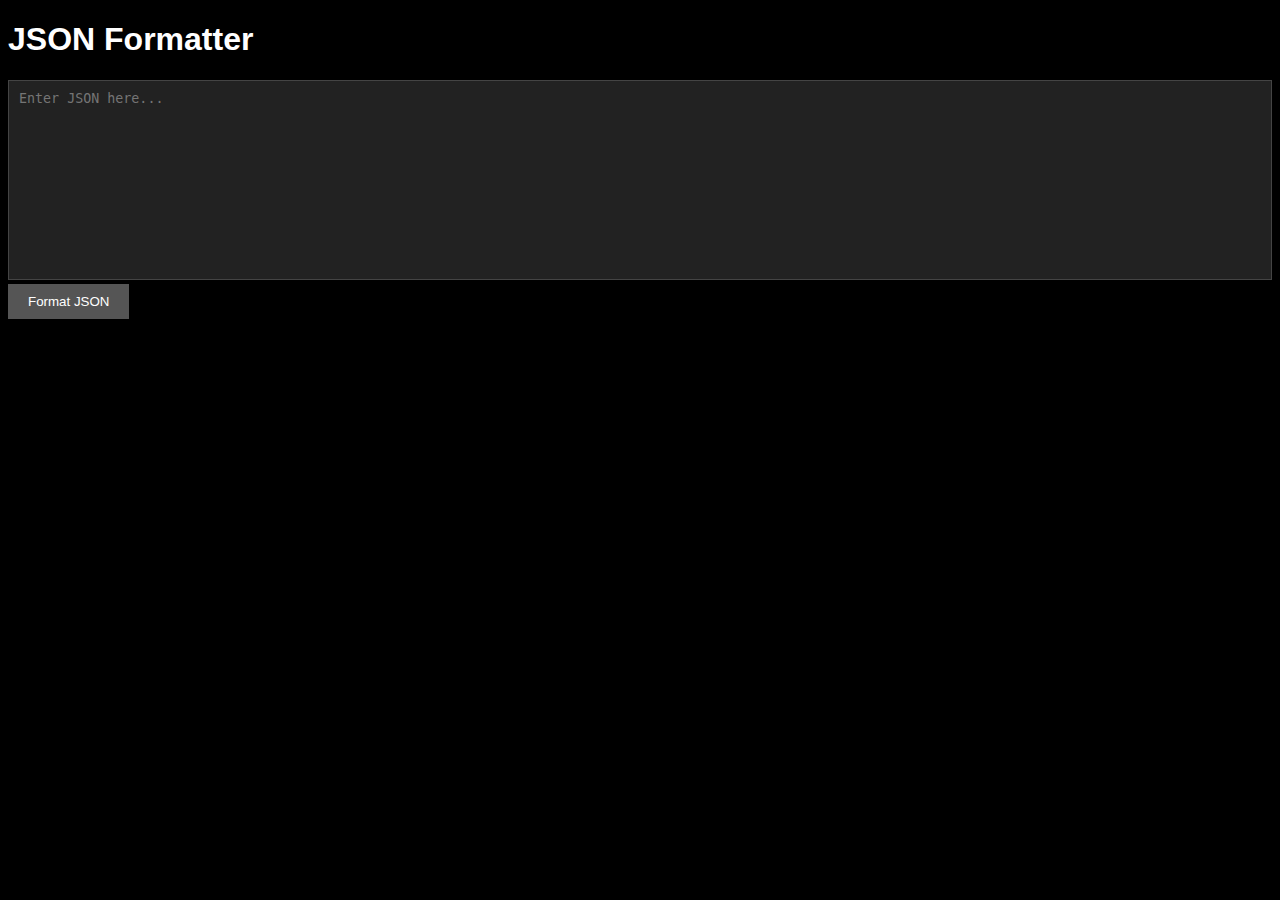
<file: json/index.html>
<!DOCTYPE html>
<html lang="en">
<head>
<meta charset="UTF-8">
<meta name="viewport" content="width=device-width, initial-scale=1.0">
<title>JSON Formatter</title>
<style>
    body {
        font-family: Arial, sans-serif;
        background-color: black;
        color: white;
    }
    textarea {
        width: 100%;
        height: 200px;
        resize: none;
        background-color: #222; /* 深灰色背景 */
        color: white;
        border: 1px solid #444; /* 深灰色边框 */
        padding: 10px; /* 内边距 */
        box-sizing: border-box; /* 内容盒模型 */
    }
    textarea:focus {
        outline: none; /* 移除默认焦点样式 */
        border-color: #666; /* 焦点时的边框颜色 */
    }
    .formatted {
        white-space: pre-wrap;
    }
    button {
        background-color: #555;
        color: white;
        border: none;
        padding: 10px 20px;
        cursor: pointer;
    }
    button:hover {
        background-color: #777;
    }
</style>
</head>
<body>
<h1>JSON Formatter</h1>
<textarea id="jsonInput" placeholder="Enter JSON here..."></textarea>
<button onclick="formatJSON()">Format JSON</button>
<div id="formattedJson" class="formatted"></div>

<script>
function formatJSON() {
    var jsonInput = document.getElementById('jsonInput').value;
    try {
        var parsedJson = JSON.parse(jsonInput);
        var formattedJson = JSON.stringify(parsedJson, null, 4);
        document.getElementById('formattedJson').textContent = formattedJson;
    } catch (error) {
        document.getElementById('formattedJson').textContent = 'Invalid JSON: ' + error.message;
    }
}
</script>
</body>
</html>
</file>
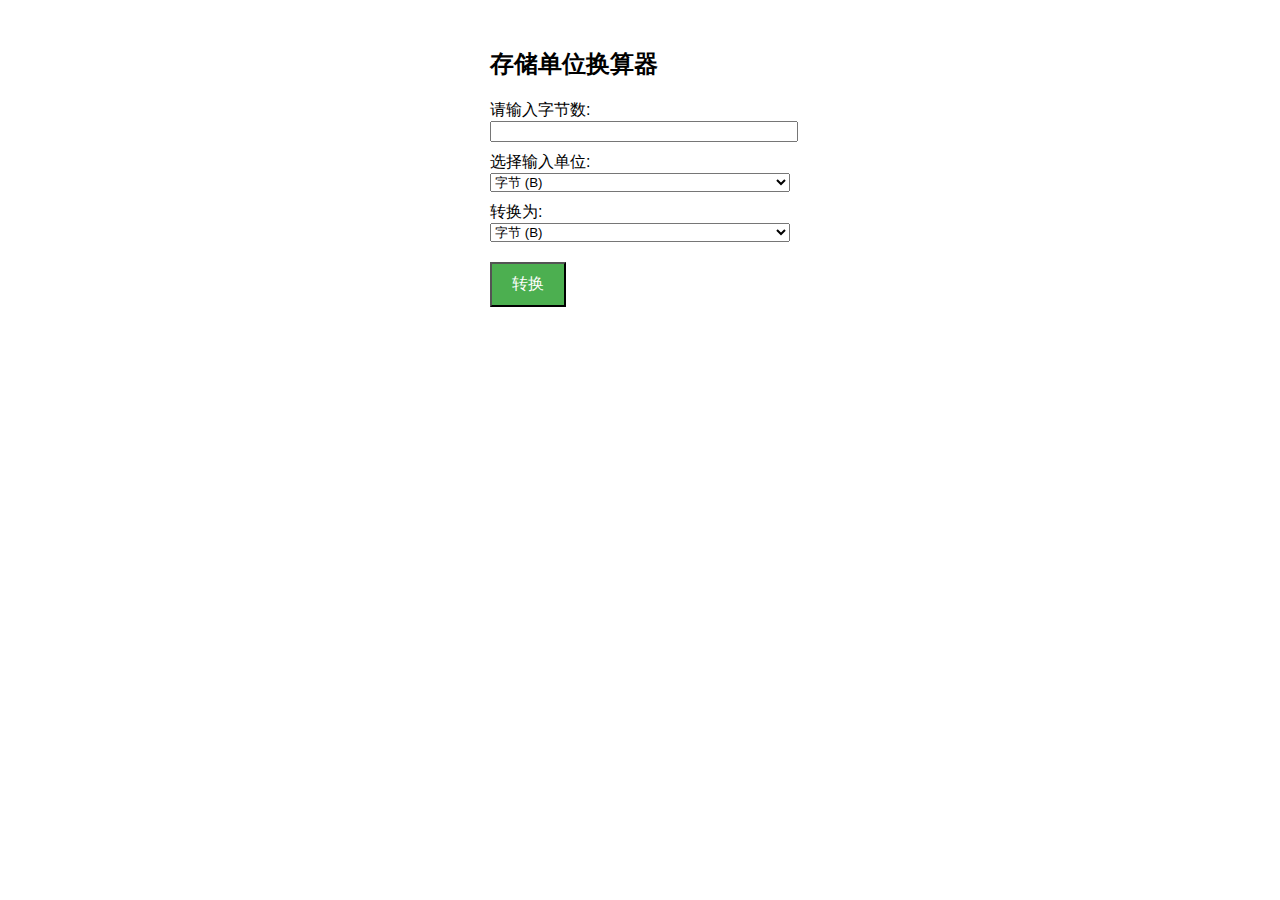
<file: store/index.html>
<!DOCTYPE html>
<html lang="zh">
<head>
    <meta charset="UTF-8">
    <meta name="viewport" content="width=device-width, initial-scale=1.0">
    <title>存储单位换算器</title>
    <style>
        /* CSS样式 */
        body {
            font-family: Arial, sans-serif;
        }
        .container {
            width: 300px;
            margin: auto;
            padding: 20px;
        }
        select, input[type="number"] {
            width: 100%;
            margin-bottom: 10px;
        }
        button {
            background-color: #4CAF50;
            color: white;
            padding: 10px 20px;
            text-align: center;
            text-decoration: none;
            display: inline-block;
            font-size: 16px;
            margin: 10px 0;
            cursor: pointer;
        }
    </style>
</head>
<body>
    <div class="container">
        <h2>存储单位换算器</h2>
        <label for="inputBytes">请输入字节数:</label>
        <input type="number" id="inputValue" name="inputBytes" required>
        <label for="selectUnit">选择输入单位:</label>
        <select id="selectUnit">
            <option value="B">字节 (B)</option>
            <option value="KB">千字节 (KB)</option>
            <option value="MB">兆字节 (MB)</option>
            <option value="GB">吉字节 (GB)</option>
            <!-- 可以添加更多单位 -->
        </select>
        <label for="selectTargetUnit">转换为:</label>
        <select id="selectTargetUnit">
            <option value="B">字节 (B)</option>
            <option value="KB">千字节 (KB)</option>
            <option value="MB">兆字节 (MB)</option>
            <option value="GB">吉字节 (GB)</option>
            <!-- 同样可以添加更多单位 -->
        </select>
        <button onclick="convert()">转换</button>
        <p id="result"></p>
    </div>

    <script>
        // JavaScript部分
        const byteConversions = {
            B: 1,
            KB: 1024,
            MB: 1024 ** 2,
            GB: 1024 ** 3,
            // 添加更多单位对应的转换系数
        };

        function convert() {
            const inputValue = document.getElementById("inputValue").value;
            const inputUnit = document.getElementById("selectUnit").value;
            const targetUnit = document.getElementById("selectTargetUnit").value;

            let bytes = parseFloat(inputValue) * byteConversions[inputUnit];
            let resultValue = bytes / byteConversions[targetUnit];

            // 保留小数点后11位
            resultValue = resultValue.toFixed(4);

            document.getElementById("result").innerText = `${inputValue} ${inputUnit} = ${resultValue} ${targetUnit}`;
        }
    </script>
</body>
</html>
</file>
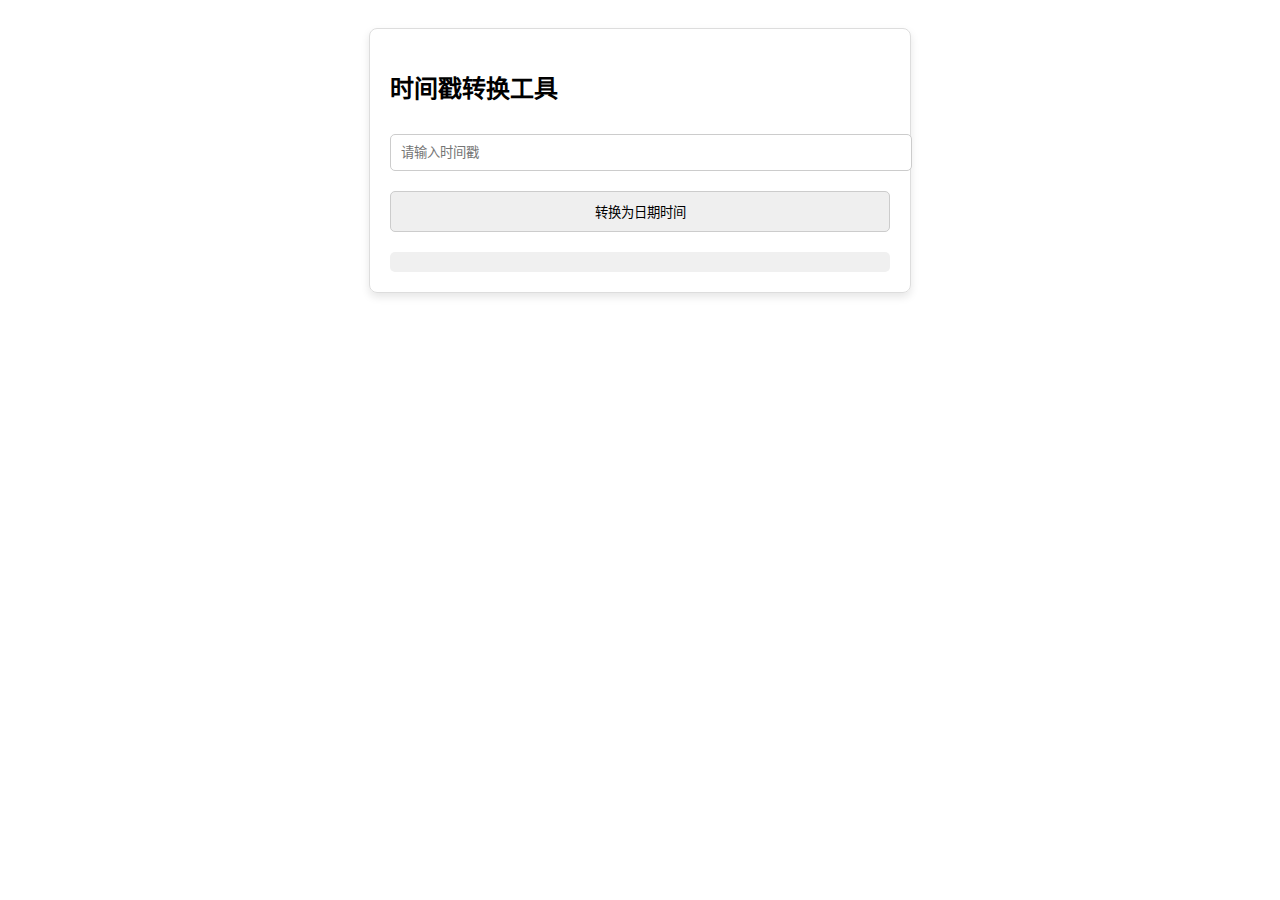
<file: temp/index.html>
<!DOCTYPE html>
<html lang="zh-CN">
<head>
    <meta charset="UTF-8">
    <meta name="viewport" content="width=device-width, initial-scale=1.0">
    <title>时间戳转换工具</title>
    <style>
        body {
            font-family: Arial, sans-serif;
            padding: 20px;
        }
        .container {
            max-width: 500px;
            margin: 0 auto;
            padding: 20px;
            border: 1px solid #ddd;
            border-radius: 8px;
            box-shadow: 0 4px 8px rgba(0, 0, 0, 0.1);
        }
        input, button {
            width: 100%;
            padding: 10px;
            margin: 10px 0;
            border-radius: 5px;
            border: 1px solid #ccc;
        }
        .result {
            padding: 10px;
            margin-top: 10px;
            background-color: #f0f0f0;
            border-radius: 5px;
        }
    </style>
</head>
<body>

<div class="container">
    <h2>时间戳转换工具</h2>
    <input type="text" id="timestampInput" placeholder="请输入时间戳">
    <button onclick="convertTimestamp()">转换为日期时间</button>
    <div class="result" id="result"></div>
</div>

<script>
    function convertTimestamp() {
        const timestamp = document.getElementById('timestampInput').value;
        if (timestamp) {
            // 转换为毫秒级时间戳
            const date = new Date(parseInt(timestamp));
            if (!isNaN(date.getTime())) {
                const formattedDate = date.toLocaleString();
                document.getElementById('result').innerHTML = `转换后的日期时间: ${formattedDate}`;
            } else {
                document.getElementById('result').innerHTML = "无效的时间戳，请检查输入";
            }
        } else {
            document.getElementById('result').innerHTML = "请输入时间戳";
        }
    }
</script>

</body>
</html>
</file>
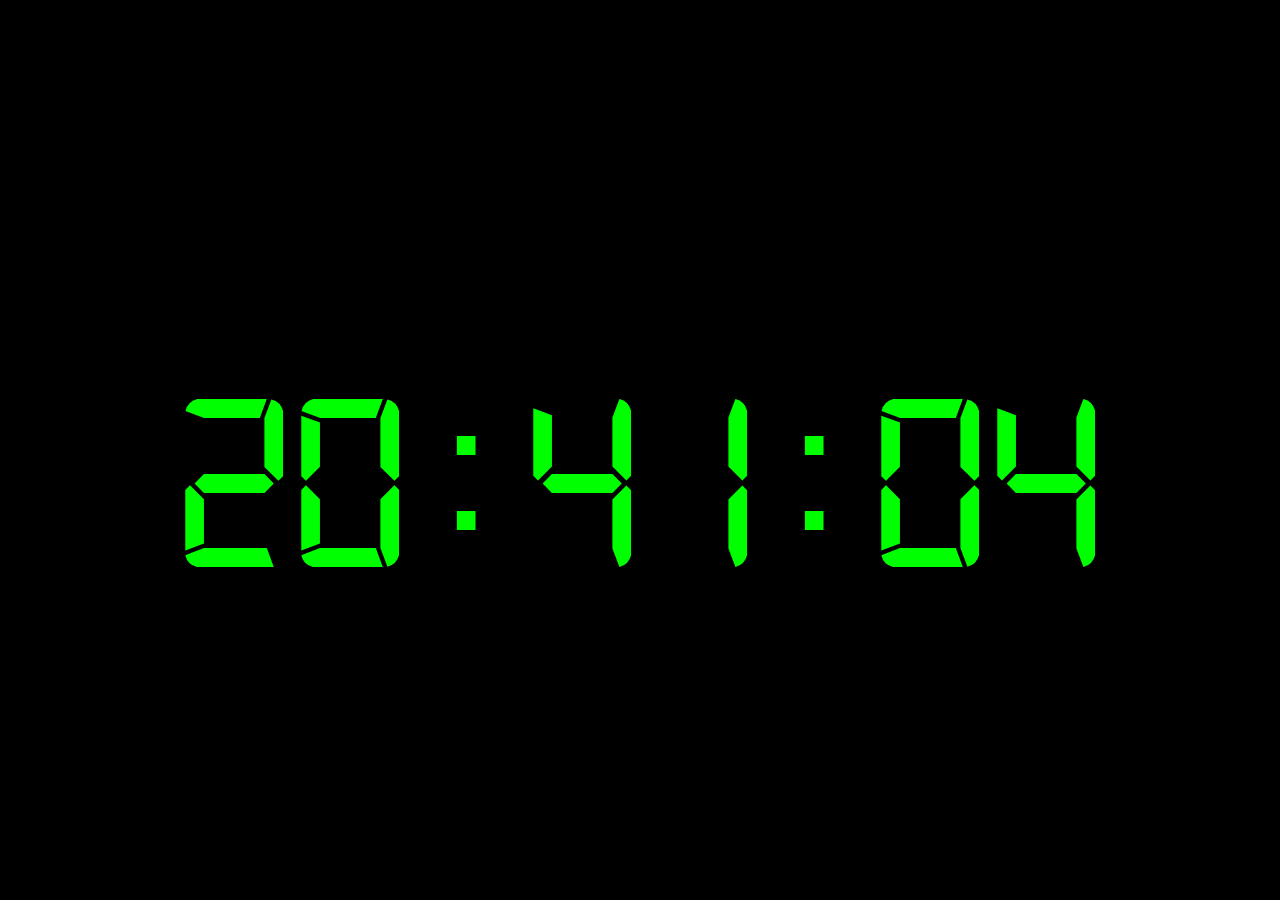
<file: time/index.html>
<!DOCTYPE html>
<html lang="en">

<head>
    <meta charset="UTF-8">
    <meta name="viewport" content="width=device-width, initial-scale=1.0">
    <link rel="stylesheet" href="./css/style.css">
    <title>全屏电子时钟</title>
</head>

<body>
    <div id="clock"></div>
    <script src="./js/script.js"></script>
</body>

</html>
</file>
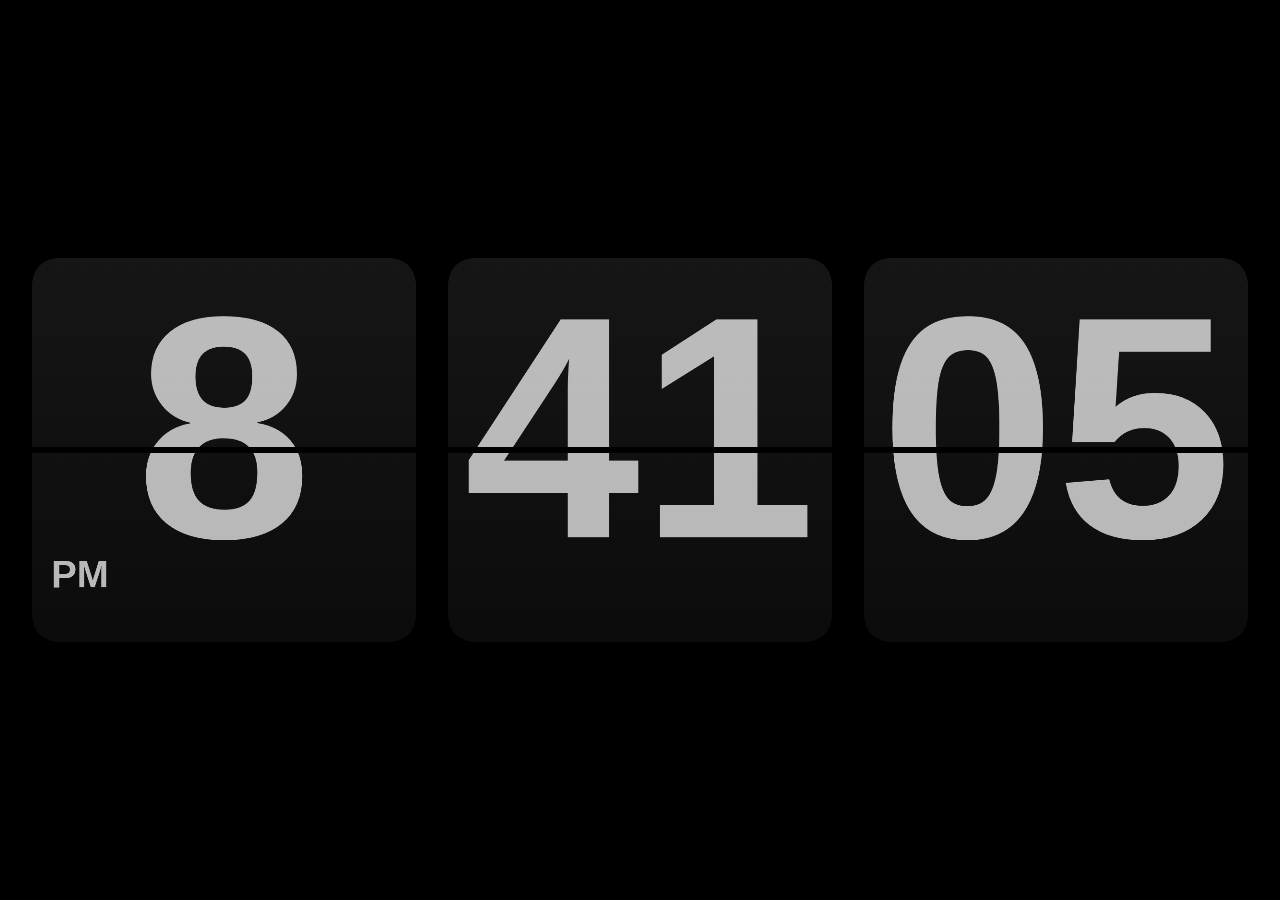
<file: time/flip.html>
<!DOCTYPE html>
<html lang="CN">

<head>
  <meta charset="utf-8">
  <meta http-equiv="X-UA-Compatible" content="IE=edge">
  <meta name="viewport" content="width=device-width,initial-scale=1">
  <link rel="icon" href="https://avatar.52pojie.cn/data/avatar/000/82/44/05_avatar_small.jpg">
  <title>Clock</title>
  <style>
    .clock {
      width: 240px;
      height: 240px
    }

    .clock_canva {
      width: 100%;
      height: 100%
    }

    .setbox {
      width: 200px;
      height: 200px
    }

    .setbox:hover .pic_set {
      opacity: 1
    }

    .set-warp {
      display: inline-block;
      padding: 20px 20px 12px 24px;
      margin-top: 94px;
      margin-left: 78px
    }

    .setting {
      width: 36px;
      height: 36px;
      padding: 8px
    }

    .setting:hover>div {
      transform: rotate(120deg)
    }

    .pic_set {
      width: 36px;
      height: 36px;
      background-image: url("[data-uri]");
      transition: all .5s ease-in-out;
      opacity: 0
    }

    .set_item {
      top: -208px;
      left: -256px;
      width: 432px;
      height: 312px;
      box-sizing: border-box;
      border-radius: 20px
    }

    .set_item,
    .set_item:before {
      position: absolute;
      background-color: #262729;
      border: 1px solid #666
    }

    .set_item:before {
      content: "";
      bottom: 0;
      right: 36px;
      width: 20px;
      height: 20px;
      border-top-color: transparent;
      border-left-color: transparent;
      transform: translateY(50%) rotate(45deg)
    }

    .setLoad {
      display: block !important;
      visibility: hidden
    }

    .slider {
      position: relative;
      width: 220px;
      cursor: pointer
    }

    .bar-line {
      left: 0;
      background: -webkit-linear-gradient(#fff, #fff) no-repeat, hsla(0, 0%, 100%, .25);
      background-size: 0 100%
    }

    .bar-line,
    .bar-line-right {
      position: absolute;
      top: 50%;
      transform: translateY(-50%)
    }

    .bar-line-right {
      right: 0;
      background-color: hsla(0, 0%, 100%, .25)
    }

    .bar-handle {
      position: absolute;
      top: 50%;
      transform: translateY(-50%);
      box-sizing: border-box;
      border: 4px solid #fff;
      background-color: #262729;
      border-radius: 50%;
      box-shadow: 0 0 0 4px #262729
    }

    .time-panel-box {
      height: 24px;
      padding: 16px 0;
      margin-right: 4px
    }

    .time-panel-box:hover .time-panel {
      overflow: visible
    }

    .time-panel {
      position: relative;
      background-color: #666;
      width: 48px;
      height: 24px;
      border-radius: 4px;
      line-height: 24px;
      text-align: center;
      overflow: hidden
    }

    .panel-down,
    .panel-up {
      position: absolute;
      left: 50%;
      width: 100%;
      transform: translateX(-50%);
      font-weight: 900;
      cursor: pointer
    }

    .panel-down:hover,
    .panel-up:hover {
      display: block
    }

    .panel-up {
      top: -100%;
      background-image: linear-gradient(0deg, rgba(38, 39, 41, 0), #262729 100%)
    }

    .panel-down {
      bottom: -100%;
      background-image: linear-gradient(180deg, rgba(38, 39, 41, 0), #262729)
    }

    .scroll-box {
      position: relative;
      top: -16px;
      height: 56px;
      overflow-y: scroll;
      color: #fff
    }

    .scroll-box::-webkit-scrollbar {
      display: none
    }

    .panel-item:after,
    .panel-item:before {
      content: "";
      display: block;
      height: 16px
    }

    body {
      margin: 0
    }

    ul {
      list-style: none
    }

    button,
    ul {
      margin: 0;
      padding: 0
    }

    button {
      border: none;
      outline-style: none
    }

    .bg {
      position: fixed;
      top: 0;
      bottom: 0;
      left: 0;
      right: 0;
      background-color: #000
    }

    .timer {
      position: absolute;
      top: 50%;
      width: 100%;
      transform: translateY(-50%);
      display: flex;
      justify-content: space-evenly
    }

    .timer_hm {
      width: 47.5vw;
      height: 47.5vw
    }

    .timer_hms {
      width: 30vw;
      height: 30vw
    }

    .watchBtn {
      position: absolute;
      width: 100%;
      height: 100%;
      background-color: hsla(0, 0%, 100%, .1);
      text-align: center;
      opacity: 0;
      transition: all .3s;
      cursor: pointer
    }

    .watchBtn:hover {
      opacity: 1
    }

    .watchBtn:active {
      background-color: hsla(0, 0%, 100%, 0)
    }

    .watchBtn>div {
      position: absolute;
      left: 50%;
      transform: translate(-50%, -50%)
    }

    .watchBtn>div:first-child {
      font-size: 180px;
      top: 46%
    }

    .watchBtn>div:last-child {
      top: 90%
    }

    .set_box {
      position: fixed;
      bottom: 0;
      right: 0
    }

    .set_box_inner {
      padding: 20px;
      padding-bottom: 0;
      color: #fff;
      font-size: 18px
    }

    .set_box_inner>li {
      display: flex;
      align-items: center;
      margin-bottom: 8px
    }

    .setName {
      width: 116px;
      margin-right: 12px;
      text-align: right
    }

    .pickItem {
      display: flex;
      text-align: center;
      border-radius: 6px;
      cursor: pointer
    }

    .pickItem>li {
      box-sizing: border-box;
      width: 60px;
      height: 24px;
      line-height: 22px;
      border: 1px solid #666;
      border-right: 0
    }

    .pickItem>li:first-child {
      border-top-left-radius: inherit;
      border-bottom-left-radius: inherit
    }

    .pickItem>li:last-child {
      border-right: 1px solid #666;
      border-top-right-radius: inherit;
      border-bottom-right-radius: inherit
    }

    .pick-active {
      color: #333;
      background-color: #fff
    }

    .timerBtn {
      box-sizing: border-box;
      width: 60px;
      height: 24px;
      border-radius: 4px;
      margin-right: 6px;
      background-color: #fff;
      color: #1c1c1c;
      font-size: 16px;
      cursor: pointer
    }

    .timerBtn:active {
      background-color: #ddd
    }

    .startBtn {
      background-color: #666;
      color: #fff
    }

    .startBtn:active {
      background-color: #555
    }

    .iconCancel,
    .iconTime,
    .iconTomato {
      display: inline-block;
      width: 20px;
      height: 20px;
      vertical-align: middle;
      background-size: contain
    }

    .iconTime {
      background-image: url("[data-uri]")
    }

    .iconTomato {
      margin-top: -3px;
      background-image: url("[data-uri]")
    }

    .iconCancel {
      background-image: url("[data-uri]")
    }
  </style>
</head>

<body><noscript><strong>We're sorry but timer doesn't work properly without JavaScript enabled. Please enable it to
      continue.</strong></noscript>
  <div id="app"></div>
  <script>
    (window["webpackJsonp"] = window["webpackJsonp"] || []).push([
      ["chunk-vendors"], {
        "00ee": function (e, t, n) {
          var r = n("b622"),
            o = r("toStringTag"),
            c = {};
          c[o] = "z", e.exports = "[object z]" === String(c)
        },
        "0366": function (e, t, n) {
          var r = n("1c0b");
          e.exports = function (e, t, n) {
            if (r(e), void 0 === t) return e;
            switch (n) {
              case 0:
                return function () {
                  return e.call(t)
                };
              case 1:
                return function (n) {
                  return e.call(t, n)
                };
              case 2:
                return function (n, r) {
                  return e.call(t, n, r)
                };
              case 3:
                return function (n, r, o) {
                  return e.call(t, n, r, o)
                }
            }
            return function () {
              return e.apply(t, arguments)
            }
          }
        },
        "057f": function (e, t, n) {
          var r = n("fc6a"),
            o = n("241c").f,
            c = {}.toString,
            i = "object" == typeof window && window && Object.getOwnPropertyNames ? Object.getOwnPropertyNames(
              window) : [],
            s = function (e) {
              try {
                return o(e)
              } catch (t) {
                return i.slice()
              }
            };
          e.exports.f = function (e) {
            return i && "[object Window]" == c.call(e) ? s(e) : o(r(e))
          }
        },
        "06cf": function (e, t, n) {
          var r = n("83ab"),
            o = n("d1e7"),
            c = n("5c6c"),
            i = n("fc6a"),
            s = n("c04e"),
            u = n("5135"),
            a = n("0cfb"),
            l = Object.getOwnPropertyDescriptor;
          t.f = r ? l : function (e, t) {
            if (e = i(e), t = s(t, !0), a) try {
              return l(e, t)
            } catch (n) {}
            if (u(e, t)) return c(!o.f.call(e, t), e[t])
          }
        },
        "0cfb": function (e, t, n) {
          var r = n("83ab"),
            o = n("d039"),
            c = n("cc12");
          e.exports = !r && !o((function () {
            return 7 != Object.defineProperty(c("div"), "a", {
              get: function () {
                return 7
              }
            }).a
          }))
        },
        "14c3": function (e, t, n) {
          var r = n("c6b6"),
            o = n("9263");
          e.exports = function (e, t) {
            var n = e.exec;
            if ("function" === typeof n) {
              var c = n.call(e, t);
              if ("object" !== typeof c) throw TypeError(
                "RegExp exec method returned something other than an Object or null");
              return c
            }
            if ("RegExp" !== r(e)) throw TypeError("RegExp#exec called on incompatible receiver");
            return o.call(e, t)
          }
        },
        "159b": function (e, t, n) {
          var r = n("da84"),
            o = n("fdbc"),
            c = n("17c2"),
            i = n("9112");
          for (var s in o) {
            var u = r[s],
              a = u && u.prototype;
            if (a && a.forEach !== c) try {
              i(a, "forEach", c)
            } catch (l) {
              a.forEach = c
            }
          }
        },
        "17c2": function (e, t, n) {
          "use strict";
          var r = n("b727").forEach,
            o = n("a640"),
            c = n("ae40"),
            i = o("forEach"),
            s = c("forEach");
          e.exports = i && s ? [].forEach : function (e) {
            return r(this, e, arguments.length > 1 ? arguments[1] : void 0)
          }
        },
        "19aa": function (e, t) {
          e.exports = function (e, t, n) {
            if (!(e instanceof t)) throw TypeError("Incorrect " + (n ? n + " " : "") + "invocation");
            return e
          }
        },
        "1be4": function (e, t, n) {
          var r = n("d066");
          e.exports = r("document", "documentElement")
        },
        "1c0b": function (e, t) {
          e.exports = function (e) {
            if ("function" != typeof e) throw TypeError(String(e) + " is not a function");
            return e
          }
        },
        "1c7e": function (e, t, n) {
          var r = n("b622"),
            o = r("iterator"),
            c = !1;
          try {
            var i = 0,
              s = {
                next: function () {
                  return {
                    done: !!i++
                  }
                },
                return: function () {
                  c = !0
                }
              };
            s[o] = function () {
              return this
            }, Array.from(s, (function () {
              throw 2
            }))
          } catch (u) {}
          e.exports = function (e, t) {
            if (!t && !c) return !1;
            var n = !1;
            try {
              var r = {};
              r[o] = function () {
                return {
                  next: function () {
                    return {
                      done: n = !0
                    }
                  }
                }
              }, e(r)
            } catch (u) {}
            return n
          }
        },
        "1cdc": function (e, t, n) {
          var r = n("342f");
          e.exports = /(iphone|ipod|ipad).*applewebkit/i.test(r)
        },
        "1d80": function (e, t) {
          e.exports = function (e) {
            if (void 0 == e) throw TypeError("Can't call method on " + e);
            return e
          }
        },
        "1dde": function (e, t, n) {
          var r = n("d039"),
            o = n("b622"),
            c = n("2d00"),
            i = o("species");
          e.exports = function (e) {
            return c >= 51 || !r((function () {
              var t = [],
                n = t.constructor = {};
              return n[i] = function () {
                return {
                  foo: 1
                }
              }, 1 !== t[e](Boolean).foo
            }))
          }
        },
        2266: function (e, t, n) {
          var r = n("825a"),
            o = n("e95a"),
            c = n("50c4"),
            i = n("0366"),
            s = n("35a1"),
            u = n("2a62"),
            a = function (e, t) {
              this.stopped = e, this.result = t
            };
          e.exports = function (e, t, n) {
            var l, f, p, d, h, b, v, g = n && n.that,
              y = !(!n || !n.AS_ENTRIES),
              m = !(!n || !n.IS_ITERATOR),
              O = !(!n || !n.INTERRUPTED),
              j = i(t, g, 1 + y + O),
              x = function (e) {
                return l && u(l), new a(!0, e)
              },
              _ = function (e) {
                return y ? (r(e), O ? j(e[0], e[1], x) : j(e[0], e[1])) : O ? j(e, x) : j(e)
              };
            if (m) l = e;
            else {
              if (f = s(e), "function" != typeof f) throw TypeError("Target is not iterable");
              if (o(f)) {
                for (p = 0, d = c(e.length); d > p; p++)
                  if (h = _(e[p]), h && h instanceof a) return h;
                return new a(!1)
              }
              l = f.call(e)
            }
            b = l.next;
            while (!(v = b.call(l)).done) {
              try {
                h = _(v.value)
              } catch (w) {
                throw u(l), w
              }
              if ("object" == typeof h && h && h instanceof a) return h
            }
            return new a(!1)
          }
        },
        "23cb": function (e, t, n) {
          var r = n("a691"),
            o = Math.max,
            c = Math.min;
          e.exports = function (e, t) {
            var n = r(e);
            return n < 0 ? o(n + t, 0) : c(n, t)
          }
        },
        "23e7": function (e, t, n) {
          var r = n("da84"),
            o = n("06cf").f,
            c = n("9112"),
            i = n("6eeb"),
            s = n("ce4e"),
            u = n("e893"),
            a = n("94ca");
          e.exports = function (e, t) {
            var n, l, f, p, d, h, b = e.target,
              v = e.global,
              g = e.stat;
            if (l = v ? r : g ? r[b] || s(b, {}) : (r[b] || {}).prototype, l)
              for (f in t) {
                if (d = t[f], e.noTargetGet ? (h = o(l, f), p = h && h.value) : p = l[f], n = a(v ? f : b + (g ?
                    "." : "#") + f, e.forced), !n && void 0 !== p) {
                  if (typeof d === typeof p) continue;
                  u(d, p)
                }(e.sham || p && p.sham) && c(d, "sham", !0), i(l, f, d, e)
              }
          }
        },
        "241c": function (e, t, n) {
          var r = n("ca84"),
            o = n("7839"),
            c = o.concat("length", "prototype");
          t.f = Object.getOwnPropertyNames || function (e) {
            return r(e, c)
          }
        },
        "25f0": function (e, t, n) {
          "use strict";
          var r = n("6eeb"),
            o = n("825a"),
            c = n("d039"),
            i = n("ad6d"),
            s = "toString",
            u = RegExp.prototype,
            a = u[s],
            l = c((function () {
              return "/a/b" != a.call({
                source: "a",
                flags: "b"
              })
            })),
            f = a.name != s;
          (l || f) && r(RegExp.prototype, s, (function () {
            var e = o(this),
              t = String(e.source),
              n = e.flags,
              r = String(void 0 === n && e instanceof RegExp && !("flags" in u) ? i.call(e) : n);
            return "/" + t + "/" + r
          }), {
            unsafe: !0
          })
        },
        2626: function (e, t, n) {
          "use strict";
          var r = n("d066"),
            o = n("9bf2"),
            c = n("b622"),
            i = n("83ab"),
            s = c("species");
          e.exports = function (e) {
            var t = r(e),
              n = o.f;
            i && t && !t[s] && n(t, s, {
              configurable: !0,
              get: function () {
                return this
              }
            })
          }
        },
        "2a62": function (e, t, n) {
          var r = n("825a");
          e.exports = function (e) {
            var t = e["return"];
            if (void 0 !== t) return r(t.call(e)).value
          }
        },
        "2cf4": function (e, t, n) {
          var r, o, c, i = n("da84"),
            s = n("d039"),
            u = n("0366"),
            a = n("1be4"),
            l = n("cc12"),
            f = n("1cdc"),
            p = n("605d"),
            d = i.location,
            h = i.setImmediate,
            b = i.clearImmediate,
            v = i.process,
            g = i.MessageChannel,
            y = i.Dispatch,
            m = 0,
            O = {},
            j = "onreadystatechange",
            x = function (e) {
              if (O.hasOwnProperty(e)) {
                var t = O[e];
                delete O[e], t()
              }
            },
            _ = function (e) {
              return function () {
                x(e)
              }
            },
            w = function (e) {
              x(e.data)
            },
            S = function (e) {
              i.postMessage(e + "", d.protocol + "//" + d.host)
            };
          h && b || (h = function (e) {
              var t = [],
                n = 1;
              while (arguments.length > n) t.push(arguments[n++]);
              return O[++m] = function () {
                ("function" == typeof e ? e : Function(e)).apply(void 0, t)
              }, r(m), m
            }, b = function (e) {
              delete O[e]
            }, p ? r = function (e) {
              v.nextTick(_(e))
            } : y && y.now ? r = function (e) {
              y.now(_(e))
            } : g && !f ? (o = new g, c = o.port2, o.port1.onmessage = w, r = u(c.postMessage, c, 1)) : i
            .addEventListener && "function" == typeof postMessage && !i.importScripts && d && "file:" !== d
            .protocol && !s(S) ? (r = S, i.addEventListener("message", w, !1)) : r = j in l("script") ?
            function (e) {
              a.appendChild(l("script"))[j] = function () {
                a.removeChild(this), x(e)
              }
            } : function (e) {
              setTimeout(_(e), 0)
            }), e.exports = {
            set: h,
            clear: b
          }
        },
        "2d00": function (e, t, n) {
          var r, o, c = n("da84"),
            i = n("342f"),
            s = c.process,
            u = s && s.versions,
            a = u && u.v8;
          a ? (r = a.split("."), o = r[0] + r[1]) : i && (r = i.match(/Edge\/(\d+)/), (!r || r[1] >= 74) && (r = i
            .match(/Chrome\/(\d+)/), r && (o = r[1]))), e.exports = o && +o
        },
        "342f": function (e, t, n) {
          var r = n("d066");
          e.exports = r("navigator", "userAgent") || ""
        },
        "35a1": function (e, t, n) {
          var r = n("f5df"),
            o = n("3f8c"),
            c = n("b622"),
            i = c("iterator");
          e.exports = function (e) {
            if (void 0 != e) return e[i] || e["@@iterator"] || o[r(e)]
          }
        },
        "37e8": function (e, t, n) {
          var r = n("83ab"),
            o = n("9bf2"),
            c = n("825a"),
            i = n("df75");
          e.exports = r ? Object.defineProperties : function (e, t) {
            c(e);
            var n, r = i(t),
              s = r.length,
              u = 0;
            while (s > u) o.f(e, n = r[u++], t[n]);
            return e
          }
        },
        "3bbe": function (e, t, n) {
          var r = n("861d");
          e.exports = function (e) {
            if (!r(e) && null !== e) throw TypeError("Can't set " + String(e) + " as a prototype");
            return e
          }
        },
        "3f8c": function (e, t) {
          e.exports = {}
        },
        4160: function (e, t, n) {
          "use strict";
          var r = n("23e7"),
            o = n("17c2");
          r({
            target: "Array",
            proto: !0,
            forced: [].forEach != o
          }, {
            forEach: o
          })
        },
        "428f": function (e, t, n) {
          var r = n("da84");
          e.exports = r
        },
        "44ad": function (e, t, n) {
          var r = n("d039"),
            o = n("c6b6"),
            c = "".split;
          e.exports = r((function () {
            return !Object("z").propertyIsEnumerable(0)
          })) ? function (e) {
            return "String" == o(e) ? c.call(e, "") : Object(e)
          } : Object
        },
        "44d2": function (e, t, n) {
          var r = n("b622"),
            o = n("7c73"),
            c = n("9bf2"),
            i = r("unscopables"),
            s = Array.prototype;
          void 0 == s[i] && c.f(s, i, {
            configurable: !0,
            value: o(null)
          }), e.exports = function (e) {
            s[i][e] = !0
          }
        },
        "44de": function (e, t, n) {
          var r = n("da84");
          e.exports = function (e, t) {
            var n = r.console;
            n && n.error && (1 === arguments.length ? n.error(e) : n.error(e, t))
          }
        },
        "466d": function (e, t, n) {
          "use strict";
          var r = n("d784"),
            o = n("825a"),
            c = n("50c4"),
            i = n("1d80"),
            s = n("8aa5"),
            u = n("14c3");
          r("match", 1, (function (e, t, n) {
            return [function (t) {
              var n = i(this),
                r = void 0 == t ? void 0 : t[e];
              return void 0 !== r ? r.call(t, n) : new RegExp(t)[e](String(n))
            }, function (e) {
              var r = n(t, e, this);
              if (r.done) return r.value;
              var i = o(e),
                a = String(this);
              if (!i.global) return u(i, a);
              var l = i.unicode;
              i.lastIndex = 0;
              var f, p = [],
                d = 0;
              while (null !== (f = u(i, a))) {
                var h = String(f[0]);
                p[d] = h, "" === h && (i.lastIndex = s(a, c(i.lastIndex), l)), d++
              }
              return 0 === d ? null : p
            }]
          }))
        },
        4840: function (e, t, n) {
          var r = n("825a"),
            o = n("1c0b"),
            c = n("b622"),
            i = c("species");
          e.exports = function (e, t) {
            var n, c = r(e).constructor;
            return void 0 === c || void 0 == (n = r(c)[i]) ? t : o(n)
          }
        },
        4930: function (e, t, n) {
          var r = n("d039");
          e.exports = !!Object.getOwnPropertySymbols && !r((function () {
            return !String(Symbol())
          }))
        },
        "4d64": function (e, t, n) {
          var r = n("fc6a"),
            o = n("50c4"),
            c = n("23cb"),
            i = function (e) {
              return function (t, n, i) {
                var s, u = r(t),
                  a = o(u.length),
                  l = c(i, a);
                if (e && n != n) {
                  while (a > l)
                    if (s = u[l++], s != s) return !0
                } else
                  for (; a > l; l++)
                    if ((e || l in u) && u[l] === n) return e || l || 0;
                return !e && -1
              }
            };
          e.exports = {
            includes: i(!0),
            indexOf: i(!1)
          }
        },
        "4de4": function (e, t, n) {
          "use strict";
          var r = n("23e7"),
            o = n("b727").filter,
            c = n("1dde"),
            i = n("ae40"),
            s = c("filter"),
            u = i("filter");
          r({
            target: "Array",
            proto: !0,
            forced: !s || !u
          }, {
            filter: function (e) {
              return o(this, e, arguments.length > 1 ? arguments[1] : void 0)
            }
          })
        },
        "50c4": function (e, t, n) {
          var r = n("a691"),
            o = Math.min;
          e.exports = function (e) {
            return e > 0 ? o(r(e), 9007199254740991) : 0
          }
        },
        5135: function (e, t) {
          var n = {}.hasOwnProperty;
          e.exports = function (e, t) {
            return n.call(e, t)
          }
        },
        5530: function (e, t, n) {
          "use strict";
          n.d(t, "a", (function () {
            return c
          }));
          n("a4d3"), n("4de4"), n("4160"), n("e439"), n("dbb4"), n("b64b"), n("159b");

          function r(e, t, n) {
            return t in e ? Object.defineProperty(e, t, {
              value: n,
              enumerable: !0,
              configurable: !0,
              writable: !0
            }) : e[t] = n, e
          }

          function o(e, t) {
            var n = Object.keys(e);
            if (Object.getOwnPropertySymbols) {
              var r = Object.getOwnPropertySymbols(e);
              t && (r = r.filter((function (t) {
                return Object.getOwnPropertyDescriptor(e, t).enumerable
              }))), n.push.apply(n, r)
            }
            return n
          }

          function c(e) {
            for (var t = 1; t < arguments.length; t++) {
              var n = null != arguments[t] ? arguments[t] : {};
              t % 2 ? o(Object(n), !0).forEach((function (t) {
                r(e, t, n[t])
              })) : Object.getOwnPropertyDescriptors ? Object.defineProperties(e, Object
                .getOwnPropertyDescriptors(n)) : o(Object(n)).forEach((function (t) {
                Object.defineProperty(e, t, Object.getOwnPropertyDescriptor(n, t))
              }))
            }
            return e
          }
        },
        5692: function (e, t, n) {
          var r = n("c430"),
            o = n("c6cd");
          (e.exports = function (e, t) {
            return o[e] || (o[e] = void 0 !== t ? t : {})
          })("versions", []).push({
            version: "3.8.3",
            mode: r ? "pure" : "global",
            copyright: "© 2021 Denis Pushkarev (zloirock.ru)"
          })
        },
        "56ef": function (e, t, n) {
          var r = n("d066"),
            o = n("241c"),
            c = n("7418"),
            i = n("825a");
          e.exports = r("Reflect", "ownKeys") || function (e) {
            var t = o.f(i(e)),
              n = c.f;
            return n ? t.concat(n(e)) : t
          }
        },
        5899: function (e, t) {
          e.exports = "\t\n\v\f\r                　\u2028\u2029\ufeff"
        },
        "58a8": function (e, t, n) {
          var r = n("1d80"),
            o = n("5899"),
            c = "[" + o + "]",
            i = RegExp("^" + c + c + "*"),
            s = RegExp(c + c + "*$"),
            u = function (e) {
              return function (t) {
                var n = String(r(t));
                return 1 & e && (n = n.replace(i, "")), 2 & e && (n = n.replace(s, "")), n
              }
            };
          e.exports = {
            start: u(1),
            end: u(2),
            trim: u(3)
          }
        },
        "5c6c": function (e, t) {
          e.exports = function (e, t) {
            return {
              enumerable: !(1 & e),
              configurable: !(2 & e),
              writable: !(4 & e),
              value: t
            }
          }
        },
        "605d": function (e, t, n) {
          var r = n("c6b6"),
            o = n("da84");
          e.exports = "process" == r(o.process)
        },
        "60da": function (e, t, n) {
          "use strict";
          var r = n("83ab"),
            o = n("d039"),
            c = n("df75"),
            i = n("7418"),
            s = n("d1e7"),
            u = n("7b0b"),
            a = n("44ad"),
            l = Object.assign,
            f = Object.defineProperty;
          e.exports = !l || o((function () {
            if (r && 1 !== l({
                b: 1
              }, l(f({}, "a", {
                enumerable: !0,
                get: function () {
                  f(this, "b", {
                    value: 3,
                    enumerable: !1
                  })
                }
              }), {
                b: 2
              })).b) return !0;
            var e = {},
              t = {},
              n = Symbol(),
              o = "abcdefghijklmnopqrst";
            return e[n] = 7, o.split("").forEach((function (e) {
              t[e] = e
            })), 7 != l({}, e)[n] || c(l({}, t)).join("") != o
          })) ? function (e, t) {
            var n = u(e),
              o = arguments.length,
              l = 1,
              f = i.f,
              p = s.f;
            while (o > l) {
              var d, h = a(arguments[l++]),
                b = f ? c(h).concat(f(h)) : c(h),
                v = b.length,
                g = 0;
              while (v > g) d = b[g++], r && !p.call(h, d) || (n[d] = h[d])
            }
            return n
          } : l
        },
        6547: function (e, t, n) {
          var r = n("a691"),
            o = n("1d80"),
            c = function (e) {
              return function (t, n) {
                var c, i, s = String(o(t)),
                  u = r(n),
                  a = s.length;
                return u < 0 || u >= a ? e ? "" : void 0 : (c = s.charCodeAt(u), c < 55296 || c > 56319 || u +
                  1 === a || (i = s.charCodeAt(u + 1)) < 56320 || i > 57343 ? e ? s.charAt(u) : c : e ? s
                  .slice(u, u + 2) : i - 56320 + (c - 55296 << 10) + 65536)
              }
            };
          e.exports = {
            codeAt: c(!1),
            charAt: c(!0)
          }
        },
        "65f0": function (e, t, n) {
          var r = n("861d"),
            o = n("e8b5"),
            c = n("b622"),
            i = c("species");
          e.exports = function (e, t) {
            var n;
            return o(e) && (n = e.constructor, "function" != typeof n || n !== Array && !o(n.prototype) ? r(
              n) && (n = n[i], null === n && (n = void 0)) : n = void 0), new(void 0 === n ? Array : n)(0 ===
              t ? 0 : t)
          }
        },
        "69f3": function (e, t, n) {
          var r, o, c, i = n("7f9a"),
            s = n("da84"),
            u = n("861d"),
            a = n("9112"),
            l = n("5135"),
            f = n("c6cd"),
            p = n("f772"),
            d = n("d012"),
            h = s.WeakMap,
            b = function (e) {
              return c(e) ? o(e) : r(e, {})
            },
            v = function (e) {
              return function (t) {
                var n;
                if (!u(t) || (n = o(t)).type !== e) throw TypeError("Incompatible receiver, " + e +
                  " required");
                return n
              }
            };
          if (i) {
            var g = f.state || (f.state = new h),
              y = g.get,
              m = g.has,
              O = g.set;
            r = function (e, t) {
              return t.facade = e, O.call(g, e, t), t
            }, o = function (e) {
              return y.call(g, e) || {}
            }, c = function (e) {
              return m.call(g, e)
            }
          } else {
            var j = p("state");
            d[j] = !0, r = function (e, t) {
              return t.facade = e, a(e, j, t), t
            }, o = function (e) {
              return l(e, j) ? e[j] : {}
            }, c = function (e) {
              return l(e, j)
            }
          }
          e.exports = {
            set: r,
            get: o,
            has: c,
            enforce: b,
            getterFor: v
          }
        },
        "6eeb": function (e, t, n) {
          var r = n("da84"),
            o = n("9112"),
            c = n("5135"),
            i = n("ce4e"),
            s = n("8925"),
            u = n("69f3"),
            a = u.get,
            l = u.enforce,
            f = String(String).split("String");
          (e.exports = function (e, t, n, s) {
            var u, a = !!s && !!s.unsafe,
              p = !!s && !!s.enumerable,
              d = !!s && !!s.noTargetGet;
            "function" == typeof n && ("string" != typeof t || c(n, "name") || o(n, "name", t), u = l(n), u
              .source || (u.source = f.join("string" == typeof t ? t : ""))), e !== r ? (a ? !d && e[t] && (
              p = !0) : delete e[t], p ? e[t] = n : o(e, t, n)) : p ? e[t] = n : i(t, n)
          })(Function.prototype, "toString", (function () {
            return "function" == typeof this && a(this).source || s(this)
          }))
        },
        7156: function (e, t, n) {
          var r = n("861d"),
            o = n("d2bb");
          e.exports = function (e, t, n) {
            var c, i;
            return o && "function" == typeof (c = t.constructor) && c !== n && r(i = c.prototype) && i !== n
              .prototype && o(e, i), e
          }
        },
        7418: function (e, t) {
          t.f = Object.getOwnPropertySymbols
        },
        "746f": function (e, t, n) {
          var r = n("428f"),
            o = n("5135"),
            c = n("e538"),
            i = n("9bf2").f;
          e.exports = function (e) {
            var t = r.Symbol || (r.Symbol = {});
            o(t, e) || i(t, e, {
              value: c.f(e)
            })
          }
        },
        7839: function (e, t) {
          e.exports = ["constructor", "hasOwnProperty", "isPrototypeOf", "propertyIsEnumerable", "toLocaleString",
            "toString", "valueOf"
          ]
        },
        "7a23": function (e, t, n) {
          "use strict";
          n.d(t, "h", (function () {
            return le
          })), n.d(t, "i", (function () {
            return Oe
          })), n.d(t, "n", (function () {
            return Ee
          })), n.d(t, "m", (function () {
            return r["J"]
          })), n.d(t, "a", (function () {
            return Hn
          })), n.d(t, "c", (function () {
            return tr
          })), n.d(t, "d", (function () {
            return fr
          })), n.d(t, "e", (function () {
            return sr
          })), n.d(t, "f", (function () {
            return Ut
          })), n.d(t, "g", (function () {
            return Qn
          })), n.d(t, "j", (function () {
            return Xr
          })), n.d(t, "k", (function () {
            return _t
          })), n.d(t, "l", (function () {
            return $n
          })), n.d(t, "q", (function () {
            return Kt
          })), n.d(t, "r", (function () {
            return St
          })), n.d(t, "s", (function () {
            return wn
          })), n.d(t, "b", (function () {
            return rc
          })), n.d(t, "o", (function () {
            return Ko
          })), n.d(t, "p", (function () {
            return Qo
          }));
          var r = n("9ff4");
          const o = new WeakMap,
            c = [];
          let i;
          const s = Symbol(""),
            u = Symbol("");

          function a(e) {
            return e && !0 === e._isEffect
          }

          function l(e, t = r["b"]) {
            a(e) && (e = e.raw);
            const n = d(e, t);
            return t.lazy || n(), n
          }

          function f(e) {
            e.active && (h(e), e.options.onStop && e.options.onStop(), e.active = !1)
          }
          let p = 0;

          function d(e, t) {
            const n = function () {
              if (!n.active) return t.scheduler ? void 0 : e();
              if (!c.includes(n)) {
                h(n);
                try {
                  return y(), c.push(n), i = n, e()
                } finally {
                  c.pop(), m(), i = c[c.length - 1]
                }
              }
            };
            return n.id = p++, n.allowRecurse = !!t.allowRecurse, n._isEffect = !0, n.active = !0, n.raw = e, n
              .deps = [], n.options = t, n
          }

          function h(e) {
            const {
              deps: t
            } = e;
            if (t.length) {
              for (let n = 0; n < t.length; n++) t[n].delete(e);
              t.length = 0
            }
          }
          let b = !0;
          const v = [];

          function g() {
            v.push(b), b = !1
          }

          function y() {
            v.push(b), b = !0
          }

          function m() {
            const e = v.pop();
            b = void 0 === e || e
          }

          function O(e, t, n) {
            if (!b || void 0 === i) return;
            let r = o.get(e);
            r || o.set(e, r = new Map);
            let c = r.get(n);
            c || r.set(n, c = new Set), c.has(i) || (c.add(i), i.deps.push(c))
          }

          function j(e, t, n, c, a, l) {
            const f = o.get(e);
            if (!f) return;
            const p = new Set,
              d = e => {
                e && e.forEach(e => {
                  (e !== i || e.allowRecurse) && p.add(e)
                })
              };
            if ("clear" === t) f.forEach(d);
            else if ("length" === n && Object(r["n"])(e)) f.forEach((e, t) => {
              ("length" === t || t >= c) && d(e)
            });
            else switch (void 0 !== n && d(f.get(n)), t) {
              case "add":
                Object(r["n"])(e) ? Object(r["r"])(n) && d(f.get("length")) : (d(f.get(s)), Object(r["s"])(e) &&
                  d(f.get(u)));
                break;
              case "delete":
                Object(r["n"])(e) || (d(f.get(s)), Object(r["s"])(e) && d(f.get(u)));
                break;
              case "set":
                Object(r["s"])(e) && d(f.get(s));
                break
            }
            const h = e => {
              e.options.scheduler ? e.options.scheduler(e) : e()
            };
            p.forEach(h)
          }
          const x = new Set(Object.getOwnPropertyNames(Symbol).map(e => Symbol[e]).filter(r["C"])),
            _ = k(),
            w = k(!1, !0),
            S = k(!0),
            E = k(!0, !0),
            C = {};

          function k(e = !1, t = !1) {
            return function (n, o, c) {
              if ("__v_isReactive" === o) return !e;
              if ("__v_isReadonly" === o) return e;
              if ("__v_raw" === o && c === (e ? se : ie).get(n)) return n;
              const i = Object(r["n"])(n);
              if (!e && i && Object(r["k"])(C, o)) return Reflect.get(C, o, c);
              const s = Reflect.get(n, o, c);
              if (Object(r["C"])(o) ? x.has(o) : "__proto__" === o || "__v_isRef" === o) return s;
              if (e || O(n, "get", o), t) return s;
              if (me(s)) {
                const e = !i || !Object(r["r"])(o);
                return e ? s.value : s
              }
              return Object(r["u"])(s) ? e ? pe(s) : le(s) : s
            }
          } ["includes", "indexOf", "lastIndexOf"].forEach(e => {
            const t = Array.prototype[e];
            C[e] = function (...e) {
              const n = ge(this);
              for (let t = 0, o = this.length; t < o; t++) O(n, "get", t + "");
              const r = t.apply(n, e);
              return -1 === r || !1 === r ? t.apply(n, e.map(ge)) : r
            }
          }), ["push", "pop", "shift", "unshift", "splice"].forEach(e => {
            const t = Array.prototype[e];
            C[e] = function (...e) {
              g();
              const n = t.apply(this, e);
              return m(), n
            }
          });
          const A = P(),
            T = P(!0);

          function P(e = !1) {
            return function (t, n, o, c) {
              const i = t[n];
              if (!e && (o = ge(o), !Object(r["n"])(t) && me(i) && !me(o))) return i.value = o, !0;
              const s = Object(r["n"])(t) && Object(r["r"])(n) ? Number(n) < t.length : Object(r["k"])(t, n),
                u = Reflect.set(t, n, o, c);
              return t === ge(c) && (s ? Object(r["j"])(o, i) && j(t, "set", n, o, i) : j(t, "add", n, o)), u
            }
          }

          function F(e, t) {
            const n = Object(r["k"])(e, t),
              o = e[t],
              c = Reflect.deleteProperty(e, t);
            return c && n && j(e, "delete", t, void 0, o), c
          }

          function I(e, t) {
            const n = Reflect.has(e, t);
            return Object(r["C"])(t) && x.has(t) || O(e, "has", t), n
          }

          function R(e) {
            return O(e, "iterate", Object(r["n"])(e) ? "length" : s), Reflect.ownKeys(e)
          }
          const L = {
              get: _,
              set: A,
              deleteProperty: F,
              has: I,
              ownKeys: R
            },
            M = {
              get: S,
              set(e, t) {
                return !0
              },
              deleteProperty(e, t) {
                return !0
              }
            },
            N = Object(r["h"])({}, L, {
              get: w,
              set: T
            }),
            B = (Object(r["h"])({}, M, {
              get: E
            }), e => Object(r["u"])(e) ? le(e) : e),
            U = e => Object(r["u"])(e) ? pe(e) : e,
            V = e => e,
            D = e => Reflect.getPrototypeOf(e);

          function $(e, t, n = !1, r = !1) {
            e = e["__v_raw"];
            const o = ge(e),
              c = ge(t);
            t !== c && !n && O(o, "get", t), !n && O(o, "get", c);
            const {
              has: i
            } = D(o), s = n ? U : r ? V : B;
            return i.call(o, t) ? s(e.get(t)) : i.call(o, c) ? s(e.get(c)) : void 0
          }

          function G(e, t = !1) {
            const n = this["__v_raw"],
              r = ge(n),
              o = ge(e);
            return e !== o && !t && O(r, "has", e), !t && O(r, "has", o), e === o ? n.has(e) : n.has(e) || n.has(
              o)
          }

          function z(e, t = !1) {
            return e = e["__v_raw"], !t && O(ge(e), "iterate", s), Reflect.get(e, "size", e)
          }

          function W(e) {
            e = ge(e);
            const t = ge(this),
              n = D(t),
              r = n.has.call(t, e);
            return t.add(e), r || j(t, "add", e, e), this
          }

          function H(e, t) {
            t = ge(t);
            const n = ge(this),
              {
                has: o,
                get: c
              } = D(n);
            let i = o.call(n, e);
            i || (e = ge(e), i = o.call(n, e));
            const s = c.call(n, e);
            return n.set(e, t), i ? Object(r["j"])(t, s) && j(n, "set", e, t, s) : j(n, "add", e, t), this
          }

          function q(e) {
            const t = ge(this),
              {
                has: n,
                get: r
              } = D(t);
            let o = n.call(t, e);
            o || (e = ge(e), o = n.call(t, e));
            const c = r ? r.call(t, e) : void 0,
              i = t.delete(e);
            return o && j(t, "delete", e, void 0, c), i
          }

          function K() {
            const e = ge(this),
              t = 0 !== e.size,
              n = void 0,
              r = e.clear();
            return t && j(e, "clear", void 0, void 0, n), r
          }

          function J(e, t) {
            return function (n, r) {
              const o = this,
                c = o["__v_raw"],
                i = ge(c),
                u = e ? U : t ? V : B;
              return !e && O(i, "iterate", s), c.forEach((e, t) => n.call(r, u(e), u(t), o))
            }
          }

          function Y(e, t, n) {
            return function (...o) {
              const c = this["__v_raw"],
                i = ge(c),
                a = Object(r["s"])(i),
                l = "entries" === e || e === Symbol.iterator && a,
                f = "keys" === e && a,
                p = c[e](...o),
                d = t ? U : n ? V : B;
              return !t && O(i, "iterate", f ? u : s), {
                next() {
                  const {
                    value: e,
                    done: t
                  } = p.next();
                  return t ? {
                    value: e,
                    done: t
                  } : {
                    value: l ? [d(e[0]), d(e[1])] : d(e),
                    done: t
                  }
                },
                [Symbol.iterator]() {
                  return this
                }
              }
            }
          }

          function X(e) {
            return function (...t) {
              return "delete" !== e && this
            }
          }
          const Q = {
              get(e) {
                return $(this, e)
              },
              get size() {
                return z(this)
              },
              has: G,
              add: W,
              set: H,
              delete: q,
              clear: K,
              forEach: J(!1, !1)
            },
            Z = {
              get(e) {
                return $(this, e, !1, !0)
              },
              get size() {
                return z(this)
              },
              has: G,
              add: W,
              set: H,
              delete: q,
              clear: K,
              forEach: J(!1, !0)
            },
            ee = {
              get(e) {
                return $(this, e, !0)
              },
              get size() {
                return z(this, !0)
              },
              has(e) {
                return G.call(this, e, !0)
              },
              add: X("add"),
              set: X("set"),
              delete: X("delete"),
              clear: X("clear"),
              forEach: J(!0, !1)
            },
            te = ["keys", "values", "entries", Symbol.iterator];

          function ne(e, t) {
            const n = t ? Z : e ? ee : Q;
            return (t, o, c) => "__v_isReactive" === o ? !e : "__v_isReadonly" === o ? e : "__v_raw" === o ? t :
              Reflect.get(Object(r["k"])(n, o) && o in t ? n : t, o, c)
          }
          te.forEach(e => {
            Q[e] = Y(e, !1, !1), ee[e] = Y(e, !0, !1), Z[e] = Y(e, !1, !0)
          });
          const re = {
              get: ne(!1, !1)
            },
            oe = {
              get: ne(!1, !0)
            },
            ce = {
              get: ne(!0, !1)
            };
          const ie = new WeakMap,
            se = new WeakMap;

          function ue(e) {
            switch (e) {
              case "Object":
              case "Array":
                return 1;
              case "Map":
              case "Set":
              case "WeakMap":
              case "WeakSet":
                return 2;
              default:
                return 0
            }
          }

          function ae(e) {
            return e["__v_skip"] || !Object.isExtensible(e) ? 0 : ue(Object(r["M"])(e))
          }

          function le(e) {
            return e && e["__v_isReadonly"] ? e : de(e, !1, L, re)
          }

          function fe(e) {
            return de(e, !1, N, oe)
          }

          function pe(e) {
            return de(e, !0, M, ce)
          }

          function de(e, t, n, o) {
            if (!Object(r["u"])(e)) return e;
            if (e["__v_raw"] && (!t || !e["__v_isReactive"])) return e;
            const c = t ? se : ie,
              i = c.get(e);
            if (i) return i;
            const s = ae(e);
            if (0 === s) return e;
            const u = new Proxy(e, 2 === s ? o : n);
            return c.set(e, u), u
          }

          function he(e) {
            return be(e) ? he(e["__v_raw"]) : !(!e || !e["__v_isReactive"])
          }

          function be(e) {
            return !(!e || !e["__v_isReadonly"])
          }

          function ve(e) {
            return he(e) || be(e)
          }

          function ge(e) {
            return e && ge(e["__v_raw"]) || e
          }
          const ye = e => Object(r["u"])(e) ? le(e) : e;

          function me(e) {
            return Boolean(e && !0 === e.__v_isRef)
          }

          function Oe(e) {
            return xe(e)
          }
          class je {
            constructor(e, t = !1) {
              this._rawValue = e, this._shallow = t, this.__v_isRef = !0, this._value = t ? e : ye(e)
            }
            get value() {
              return O(ge(this), "get", "value"), this._value
            }
            set value(e) {
              Object(r["j"])(ge(e), this._rawValue) && (this._rawValue = e, this._value = this._shallow ? e :
                ye(e), j(ge(this), "set", "value", e))
            }
          }

          function xe(e, t = !1) {
            return me(e) ? e : new je(e, t)
          }

          function _e(e) {
            return me(e) ? e.value : e
          }
          const we = {
            get: (e, t, n) => _e(Reflect.get(e, t, n)),
            set: (e, t, n, r) => {
              const o = e[t];
              return me(o) && !me(n) ? (o.value = n, !0) : Reflect.set(e, t, n, r)
            }
          };

          function Se(e) {
            return he(e) ? e : new Proxy(e, we)
          }

          function Ee(e) {
            const t = Object(r["n"])(e) ? new Array(e.length) : {};
            for (const n in e) t[n] = ke(e, n);
            return t
          }
          class Ce {
            constructor(e, t) {
              this._object = e, this._key = t, this.__v_isRef = !0
            }
            get value() {
              return this._object[this._key]
            }
            set value(e) {
              this._object[this._key] = e
            }
          }

          function ke(e, t) {
            return me(e[t]) ? e[t] : new Ce(e, t)
          }
          class Ae {
            constructor(e, t, n) {
              this._setter = t, this._dirty = !0, this.__v_isRef = !0, this.effect = l(e, {
                lazy: !0,
                scheduler: () => {
                  this._dirty || (this._dirty = !0, j(ge(this), "set", "value"))
                }
              }), this["__v_isReadonly"] = n
            }
            get value() {
              return this._dirty && (this._value = this.effect(), this._dirty = !1), O(ge(this), "get",
                "value"), this._value
            }
            set value(e) {
              this._setter(e)
            }
          }

          function Te(e) {
            let t, n;
            return Object(r["o"])(e) ? (t = e, n = r["d"]) : (t = e.get, n = e.set), new Ae(t, n, Object(r["o"])(
              e) || !e.set)
          }

          function Pe(e, t, n, r) {
            let o;
            try {
              o = r ? e(...r) : e()
            } catch (c) {
              Ie(c, t, n)
            }
            return o
          }

          function Fe(e, t, n, o) {
            if (Object(r["o"])(e)) {
              const c = Pe(e, t, n, o);
              return c && Object(r["w"])(c) && c.catch(e => {
                Ie(e, t, n)
              }), c
            }
            const c = [];
            for (let r = 0; r < e.length; r++) c.push(Fe(e[r], t, n, o));
            return c
          }

          function Ie(e, t, n, r = !0) {
            const o = t ? t.vnode : null;
            if (t) {
              let r = t.parent;
              const o = t.proxy,
                c = n;
              while (r) {
                const t = r.ec;
                if (t)
                  for (let n = 0; n < t.length; n++)
                    if (!1 === t[n](e, o, c)) return;
                r = r.parent
              }
              const i = t.appContext.config.errorHandler;
              if (i) return void Pe(i, null, 10, [e, o, c])
            }
            Re(e, n, o, r)
          }

          function Re(e, t, n, r = !0) {
            console.error(e)
          }
          let Le = !1,
            Me = !1;
          const Ne = [];
          let Be = 0;
          const Ue = [];
          let Ve = null,
            De = 0;
          const $e = [];
          let Ge = null,
            ze = 0;
          const We = Promise.resolve();
          let He = null,
            qe = null;

          function Ke(e) {
            const t = He || We;
            return e ? t.then(this ? e.bind(this) : e) : t
          }

          function Je(e) {
            Ne.length && Ne.includes(e, Le && e.allowRecurse ? Be + 1 : Be) || e === qe || (Ne.push(e), Ye())
          }

          function Ye() {
            Le || Me || (Me = !0, He = We.then(ot))
          }

          function Xe(e) {
            const t = Ne.indexOf(e);
            t > -1 && Ne.splice(t, 1)
          }

          function Qe(e, t, n, o) {
            Object(r["n"])(e) ? n.push(...e) : t && t.includes(e, e.allowRecurse ? o + 1 : o) || n.push(e), Ye()
          }

          function Ze(e) {
            Qe(e, Ve, Ue, De)
          }

          function et(e) {
            Qe(e, Ge, $e, ze)
          }

          function tt(e, t = null) {
            if (Ue.length) {
              for (qe = t, Ve = [...new Set(Ue)], Ue.length = 0, De = 0; De < Ve.length; De++) Ve[De]();
              Ve = null, De = 0, qe = null, tt(e, t)
            }
          }

          function nt(e) {
            if ($e.length) {
              const e = [...new Set($e)];
              if ($e.length = 0, Ge) return void Ge.push(...e);
              for (Ge = e, Ge.sort((e, t) => rt(e) - rt(t)), ze = 0; ze < Ge.length; ze++) Ge[ze]();
              Ge = null, ze = 0
            }
          }
          const rt = e => null == e.id ? 1 / 0 : e.id;

          function ot(e) {
            Me = !1, Le = !0, tt(e), Ne.sort((e, t) => rt(e) - rt(t));
            try {
              for (Be = 0; Be < Ne.length; Be++) {
                const e = Ne[Be];
                e && Pe(e, null, 14)
              }
            } finally {
              Be = 0, Ne.length = 0, nt(e), Le = !1, He = null, (Ne.length || $e.length) && ot(e)
            }
          }
          new Set;
          new Map;

          function ct(e, t, ...n) {
            const o = e.vnode.props || r["b"];
            let c = n;
            const i = t.startsWith("update:"),
              s = i && t.slice(7);
            if (s && s in o) {
              const e = ("modelValue" === s ? "model" : s) + "Modifiers",
                {
                  number: t,
                  trim: i
                } = o[e] || r["b"];
              i ? c = n.map(e => e.trim()) : t && (c = n.map(r["L"]))
            }
            let u = Object(r["K"])(Object(r["e"])(t)),
              a = o[u];
            !a && i && (u = Object(r["K"])(Object(r["l"])(t)), a = o[u]), a && Fe(a, e, 6, c);
            const l = o[u + "Once"];
            if (l) {
              if (e.emitted) {
                if (e.emitted[u]) return
              } else(e.emitted = {})[u] = !0;
              Fe(l, e, 6, c)
            }
          }

          function it(e, t, n = !1) {
            if (!t.deopt && void 0 !== e.__emits) return e.__emits;
            const o = e.emits;
            let c = {},
              i = !1;
            if (!Object(r["o"])(e)) {
              const o = e => {
                i = !0, Object(r["h"])(c, it(e, t, !0))
              };
              !n && t.mixins.length && t.mixins.forEach(o), e.extends && o(e.extends), e.mixins && e.mixins
                .forEach(o)
            }
            return o || i ? (Object(r["n"])(o) ? o.forEach(e => c[e] = null) : Object(r["h"])(c, o), e.__emits =
              c) : e.__emits = null
          }

          function st(e, t) {
            return !(!e || !Object(r["v"])(t)) && (t = t.slice(2).replace(/Once$/, ""), Object(r["k"])(e, t[0]
              .toLowerCase() + t.slice(1)) || Object(r["k"])(e, Object(r["l"])(t)) || Object(r["k"])(e, t))
          }
          let ut = null;

          function at(e) {
            ut = e
          }

          function lt(e) {
            const {
              type: t,
              vnode: n,
              proxy: o,
              withProxy: c,
              props: i,
              propsOptions: [s],
              slots: u,
              attrs: a,
              emit: l,
              render: f,
              renderCache: p,
              data: d,
              setupState: h,
              ctx: b
            } = e;
            let v;
            ut = e;
            try {
              let e;
              if (4 & n.shapeFlag) {
                const t = c || o;
                v = pr(f.call(t, t, p, i, h, d, b)), e = a
              } else {
                const n = t;
                0, v = pr(n.length > 1 ? n(i, {
                  attrs: a,
                  slots: u,
                  emit: l
                }) : n(i, null)), e = t.props ? a : pt(a)
              }
              let g = v;
              if (!1 !== t.inheritAttrs && e) {
                const t = Object.keys(e),
                  {
                    shapeFlag: n
                  } = g;
                t.length && (1 & n || 6 & n) && (s && t.some(r["t"]) && (e = dt(e, s)), g = ar(g, e))
              }
              n.dirs && (g.dirs = g.dirs ? g.dirs.concat(n.dirs) : n.dirs), n.transition && (g.transition = n
                .transition), v = g
            } catch (g) {
              Ie(g, e, 1), v = sr(Kn)
            }
            return ut = null, v
          }

          function ft(e) {
            let t;
            for (let n = 0; n < e.length; n++) {
              const r = e[n];
              if (!nr(r)) return;
              if (r.type !== Kn || "v-if" === r.children) {
                if (t) return;
                t = r
              }
            }
            return t
          }
          const pt = e => {
              let t;
              for (const n in e)("class" === n || "style" === n || Object(r["v"])(n)) && ((t || (t = {}))[n] = e[
                n]);
              return t
            },
            dt = (e, t) => {
              const n = {};
              for (const o in e) Object(r["t"])(o) && o.slice(9) in t || (n[o] = e[o]);
              return n
            };

          function ht(e, t, n) {
            const {
              props: r,
              children: o,
              component: c
            } = e, {
              props: i,
              children: s,
              patchFlag: u
            } = t, a = c.emitsOptions;
            if (t.dirs || t.transition) return !0;
            if (!(n && u >= 0)) return !(!o && !s || s && s.$stable) || r !== i && (r ? !i || bt(r, i, a) : !!i);
            if (1024 & u) return !0;
            if (16 & u) return r ? bt(r, i, a) : !!i;
            if (8 & u) {
              const e = t.dynamicProps;
              for (let t = 0; t < e.length; t++) {
                const n = e[t];
                if (i[n] !== r[n] && !st(a, n)) return !0
              }
            }
            return !1
          }

          function bt(e, t, n) {
            const r = Object.keys(t);
            if (r.length !== Object.keys(e).length) return !0;
            for (let o = 0; o < r.length; o++) {
              const c = r[o];
              if (t[c] !== e[c] && !st(n, c)) return !0
            }
            return !1
          }

          function vt({
            vnode: e,
            parent: t
          }, n) {
            while (t && t.subTree === e)(e = t.vnode).el = n, t = t.parent
          }
          const gt = e => e.__isSuspense;

          function yt(e) {
            const {
              shapeFlag: t,
              children: n
            } = e;
            let r, o;
            return 32 & t ? (r = mt(n.default), o = mt(n.fallback)) : (r = mt(n), o = pr(null)), {
              content: r,
              fallback: o
            }
          }

          function mt(e) {
            if (Object(r["o"])(e) && (e = e()), Object(r["n"])(e)) {
              const t = ft(e);
              0, e = t
            }
            return pr(e)
          }

          function Ot(e, t) {
            t && t.pendingBranch ? Object(r["n"])(e) ? t.effects.push(...e) : t.effects.push(e) : et(e)
          }
          let jt = 0;
          const xt = e => jt += e;

          function _t(e, t, n = {}, r) {
            let o = e[t];
            jt++, Qn();
            const c = o && wt(o(n)),
              i = tr(Hn, {
                key: n.key || "_" + t
              }, c || (r ? r() : []), c && 1 === e._ ? 64 : -2);
            return jt--, i
          }

          function wt(e) {
            return e.some(e => !nr(e) || e.type !== Kn && !(e.type === Hn && !wt(e.children))) ? e : null
          }

          function St(e, t = ut) {
            if (!t) return e;
            const n = (...n) => {
              jt || Qn(!0);
              const r = ut;
              at(t);
              const o = e(...n);
              return at(r), jt || Zn(), o
            };
            return n._c = !0, n
          }
          let Et = null;

          function Ct(e, t, n, o = !1) {
            const c = {},
              i = {};
            Object(r["g"])(i, or, 1), At(e, t, c, i), n ? e.props = o ? c : fe(c) : e.type.props ? e.props = c : e
              .props = i, e.attrs = i
          }

          function kt(e, t, n, o) {
            const {
              props: c,
              attrs: i,
              vnode: {
                patchFlag: s
              }
            } = e, u = ge(c), [a] = e.propsOptions;
            if (!(o || s > 0) || 16 & s) {
              let o;
              At(e, t, c, i);
              for (const i in u) t && (Object(r["k"])(t, i) || (o = Object(r["l"])(i)) !== i && Object(r["k"])(t,
                o)) || (a ? !n || void 0 === n[i] && void 0 === n[o] || (c[i] = Tt(a, t || r["b"], i, void 0,
                e)) : delete c[i]);
              if (i !== u)
                for (const e in i) t && Object(r["k"])(t, e) || delete i[e]
            } else if (8 & s) {
              const n = e.vnode.dynamicProps;
              for (let o = 0; o < n.length; o++) {
                const s = n[o],
                  l = t[s];
                if (a)
                  if (Object(r["k"])(i, s)) i[s] = l;
                  else {
                    const t = Object(r["e"])(s);
                    c[t] = Tt(a, u, t, l, e)
                  }
                else i[s] = l
              }
            }
            j(e, "set", "$attrs")
          }

          function At(e, t, n, o) {
            const [c, i] = e.propsOptions;
            if (t)
              for (const s in t) {
                const i = t[s];
                if (Object(r["x"])(s)) continue;
                let u;
                c && Object(r["k"])(c, u = Object(r["e"])(s)) ? n[u] = i : st(e.emitsOptions, s) || (o[s] = i)
              }
            if (i) {
              const t = ge(n);
              for (let r = 0; r < i.length; r++) {
                const o = i[r];
                n[o] = Tt(c, t, o, t[o], e)
              }
            }
          }

          function Tt(e, t, n, o, c) {
            const i = e[n];
            if (null != i) {
              const e = Object(r["k"])(i, "default");
              if (e && void 0 === o) {
                const e = i.default;
                i.type !== Function && Object(r["o"])(e) ? (Br(c), o = e(t), Br(null)) : o = e
              }
              i[0] && (Object(r["k"])(t, n) || e ? !i[1] || "" !== o && o !== Object(r["l"])(n) || (o = !0) :
                o = !1)
            }
            return o
          }

          function Pt(e, t, n = !1) {
            if (!t.deopt && e.__props) return e.__props;
            const o = e.props,
              c = {},
              i = [];
            let s = !1;
            if (!Object(r["o"])(e)) {
              const o = e => {
                s = !0;
                const [n, o] = Pt(e, t, !0);
                Object(r["h"])(c, n), o && i.push(...o)
              };
              !n && t.mixins.length && t.mixins.forEach(o), e.extends && o(e.extends), e.mixins && e.mixins
                .forEach(o)
            }
            if (!o && !s) return e.__props = r["a"];
            if (Object(r["n"])(o))
              for (let u = 0; u < o.length; u++) {
                0;
                const e = Object(r["e"])(o[u]);
                Ft(e) && (c[e] = r["b"])
              } else if (o) {
                0;
                for (const e in o) {
                  const t = Object(r["e"])(e);
                  if (Ft(t)) {
                    const n = o[e],
                      s = c[t] = Object(r["n"])(n) || Object(r["o"])(n) ? {
                        type: n
                      } : n;
                    if (s) {
                      const e = Lt(Boolean, s.type),
                        n = Lt(String, s.type);
                      s[0] = e > -1, s[1] = n < 0 || e < n, (e > -1 || Object(r["k"])(s, "default")) && i.push(t)
                    }
                  }
                }
              } return e.__props = [c, i]
          }

          function Ft(e) {
            return "$" !== e[0]
          }

          function It(e) {
            const t = e && e.toString().match(/^\s*function (\w+)/);
            return t ? t[1] : ""
          }

          function Rt(e, t) {
            return It(e) === It(t)
          }

          function Lt(e, t) {
            if (Object(r["n"])(t)) {
              for (let n = 0, r = t.length; n < r; n++)
                if (Rt(t[n], e)) return n
            } else if (Object(r["o"])(t)) return Rt(t, e) ? 0 : -1;
            return -1
          }

          function Mt(e, t, n = Mr, r = !1) {
            if (n) {
              const o = n[e] || (n[e] = []),
                c = t.__weh || (t.__weh = (...r) => {
                  if (n.isUnmounted) return;
                  g(), Br(n);
                  const o = Fe(t, n, e, r);
                  return Br(null), m(), o
                });
              return r ? o.unshift(c) : o.push(c), c
            }
          }
          const Nt = e => (t, n = Mr) => !Vr && Mt(e, t, n),
            Bt = Nt("bm"),
            Ut = Nt("m"),
            Vt = Nt("bu"),
            Dt = Nt("u"),
            $t = Nt("bum"),
            Gt = Nt("um"),
            zt = Nt("rtg"),
            Wt = Nt("rtc"),
            Ht = (e, t = Mr) => {
              Mt("ec", e, t)
            };
          const qt = {};

          function Kt(e, t, n) {
            return Jt(e, t, n)
          }

          function Jt(e, t, {
            immediate: n,
            deep: o,
            flush: c,
            onTrack: i,
            onTrigger: s
          } = r["b"], u = Mr) {
            let a, p, d = !1;
            if (me(e) ? (a = () => e.value, d = !!e._shallow) : he(e) ? (a = () => e, o = !0) : a = Object(r["n"])
              (e) ? () => e.map(e => me(e) ? e.value : he(e) ? Xt(e) : Object(r["o"])(e) ? Pe(e, u, 2) : void 0) :
              Object(r["o"])(e) ? t ? () => Pe(e, u, 2) : () => {
                if (!u || !u.isUnmounted) return p && p(), Pe(e, u, 3, [h])
              } : r["d"], t && o) {
              const e = a;
              a = () => Xt(e())
            }
            const h = e => {
              p = y.options.onStop = () => {
                Pe(e, u, 4)
              }
            };
            let b = Object(r["n"])(e) ? [] : qt;
            const v = () => {
              if (y.active)
                if (t) {
                  const e = y();
                  (o || d || Object(r["j"])(e, b)) && (p && p(), Fe(t, u, 3, [e, b === qt ? void 0 : b, h]), b =
                    e)
                } else y()
            };
            let g;
            v.allowRecurse = !!t, g = "sync" === c ? v : "post" === c ? () => Fn(v, u && u.suspense) : () => {
              !u || u.isMounted ? Ze(v) : v()
            };
            const y = l(a, {
              lazy: !0,
              onTrack: i,
              onTrigger: s,
              scheduler: g
            });
            return Hr(y, u), t ? n ? v() : b = y() : "post" === c ? Fn(y, u && u.suspense) : y(), () => {
              f(y), u && Object(r["I"])(u.effects, y)
            }
          }

          function Yt(e, t, n) {
            const o = this.proxy,
              c = Object(r["B"])(e) ? () => o[e] : e.bind(o);
            return Jt(c, t.bind(o), n, this)
          }

          function Xt(e, t = new Set) {
            if (!Object(r["u"])(e) || t.has(e)) return e;
            if (t.add(e), me(e)) Xt(e.value, t);
            else if (Object(r["n"])(e))
              for (let n = 0; n < e.length; n++) Xt(e[n], t);
            else if (Object(r["z"])(e) || Object(r["s"])(e)) e.forEach(e => {
              Xt(e, t)
            });
            else
              for (const n in e) Xt(e[n], t);
            return e
          }

          function Qt() {
            const e = {
              isMounted: !1,
              isLeaving: !1,
              isUnmounting: !1,
              leavingVNodes: new Map
            };
            return Ut(() => {
              e.isMounted = !0
            }), $t(() => {
              e.isUnmounting = !0
            }), e
          }
          const Zt = [Function, Array],
            en = {
              name: "BaseTransition",
              props: {
                mode: String,
                appear: Boolean,
                persisted: Boolean,
                onBeforeEnter: Zt,
                onEnter: Zt,
                onAfterEnter: Zt,
                onEnterCancelled: Zt,
                onBeforeLeave: Zt,
                onLeave: Zt,
                onAfterLeave: Zt,
                onLeaveCancelled: Zt,
                onBeforeAppear: Zt,
                onAppear: Zt,
                onAfterAppear: Zt,
                onAppearCancelled: Zt
              },
              setup(e, {
                slots: t
              }) {
                const n = Nr(),
                  r = Qt();
                let o;
                return () => {
                  const c = t.default && un(t.default(), !0);
                  if (!c || !c.length) return;
                  const i = ge(e),
                    {
                      mode: s
                    } = i;
                  const u = c[0];
                  if (r.isLeaving) return on(u);
                  const a = cn(u);
                  if (!a) return on(u);
                  const l = rn(a, i, r, n);
                  sn(a, l);
                  const f = n.subTree,
                    p = f && cn(f);
                  let d = !1;
                  const {
                    getTransitionKey: h
                  } = a.type;
                  if (h) {
                    const e = h();
                    void 0 === o ? o = e : e !== o && (o = e, d = !0)
                  }
                  if (p && p.type !== Kn && (!rr(a, p) || d)) {
                    const e = rn(p, i, r, n);
                    if (sn(p, e), "out-in" === s) return r.isLeaving = !0, e.afterLeave = () => {
                      r.isLeaving = !1, n.update()
                    }, on(u);
                    "in-out" === s && (e.delayLeave = (e, t, n) => {
                      const o = nn(r, p);
                      o[String(p.key)] = p, e._leaveCb = () => {
                        t(), e._leaveCb = void 0, delete l.delayedLeave
                      }, l.delayedLeave = n
                    })
                  }
                  return u
                }
              }
            },
            tn = en;

          function nn(e, t) {
            const {
              leavingVNodes: n
            } = e;
            let r = n.get(t.type);
            return r || (r = Object.create(null), n.set(t.type, r)), r
          }

          function rn(e, t, n, r) {
            const {
              appear: o,
              mode: c,
              persisted: i = !1,
              onBeforeEnter: s,
              onEnter: u,
              onAfterEnter: a,
              onEnterCancelled: l,
              onBeforeLeave: f,
              onLeave: p,
              onAfterLeave: d,
              onLeaveCancelled: h,
              onBeforeAppear: b,
              onAppear: v,
              onAfterAppear: g,
              onAppearCancelled: y
            } = t, m = String(e.key), O = nn(n, e), j = (e, t) => {
              e && Fe(e, r, 9, t)
            }, x = {
              mode: c,
              persisted: i,
              beforeEnter(t) {
                let r = s;
                if (!n.isMounted) {
                  if (!o) return;
                  r = b || s
                }
                t._leaveCb && t._leaveCb(!0);
                const c = O[m];
                c && rr(e, c) && c.el._leaveCb && c.el._leaveCb(), j(r, [t])
              },
              enter(e) {
                let t = u,
                  r = a,
                  c = l;
                if (!n.isMounted) {
                  if (!o) return;
                  t = v || u, r = g || a, c = y || l
                }
                let i = !1;
                const s = e._enterCb = t => {
                  i || (i = !0, j(t ? c : r, [e]), x.delayedLeave && x.delayedLeave(), e._enterCb = void 0)
                };
                t ? (t(e, s), t.length <= 1 && s()) : s()
              },
              leave(t, r) {
                const o = String(e.key);
                if (t._enterCb && t._enterCb(!0), n.isUnmounting) return r();
                j(f, [t]);
                let c = !1;
                const i = t._leaveCb = n => {
                  c || (c = !0, r(), j(n ? h : d, [t]), t._leaveCb = void 0, O[o] === e && delete O[o])
                };
                O[o] = e, p ? (p(t, i), p.length <= 1 && i()) : i()
              },
              clone(e) {
                return rn(e, t, n, r)
              }
            };
            return x
          }

          function on(e) {
            if (an(e)) return e = ar(e), e.children = null, e
          }

          function cn(e) {
            return an(e) ? e.children ? e.children[0] : void 0 : e
          }

          function sn(e, t) {
            6 & e.shapeFlag && e.component ? sn(e.component.subTree, t) : 128 & e.shapeFlag ? (e.ssContent
                .transition = t.clone(e.ssContent), e.ssFallback.transition = t.clone(e.ssFallback)) : e
              .transition = t
          }

          function un(e, t = !1) {
            let n = [],
              r = 0;
            for (let o = 0; o < e.length; o++) {
              const c = e[o];
              c.type === Hn ? (128 & c.patchFlag && r++, n = n.concat(un(c.children, t))) : (t || c.type !==
                Kn) && n.push(c)
            }
            if (r > 1)
              for (let o = 0; o < n.length; o++) n[o].patchFlag = -2;
            return n
          }
          const an = e => e.type.__isKeepAlive;
          RegExp, RegExp;

          function ln(e, t) {
            return Object(r["n"])(e) ? e.some(e => ln(e, t)) : Object(r["B"])(e) ? e.split(",").indexOf(t) > -1 :
              !!e.test && e.test(t)
          }

          function fn(e, t) {
            dn(e, "a", t)
          }

          function pn(e, t) {
            dn(e, "da", t)
          }

          function dn(e, t, n = Mr) {
            const r = e.__wdc || (e.__wdc = () => {
              let t = n;
              while (t) {
                if (t.isDeactivated) return;
                t = t.parent
              }
              e()
            });
            if (Mt(t, r, n), n) {
              let e = n.parent;
              while (e && e.parent) an(e.parent.vnode) && hn(r, t, n, e), e = e.parent
            }
          }

          function hn(e, t, n, o) {
            const c = Mt(t, e, o, !0);
            Gt(() => {
              Object(r["I"])(o[t], c)
            }, n)
          }

          function bn(e) {
            let t = e.shapeFlag;
            256 & t && (t -= 256), 512 & t && (t -= 512), e.shapeFlag = t
          }

          function vn(e) {
            return 128 & e.shapeFlag ? e.ssContent : e
          }
          const gn = e => "_" === e[0] || "$stable" === e,
            yn = e => Object(r["n"])(e) ? e.map(pr) : [pr(e)],
            mn = (e, t, n) => St(e => yn(t(e)), n),
            On = (e, t) => {
              const n = e._ctx;
              for (const o in e) {
                if (gn(o)) continue;
                const c = e[o];
                if (Object(r["o"])(c)) t[o] = mn(o, c, n);
                else if (null != c) {
                  0;
                  const e = yn(c);
                  t[o] = () => e
                }
              }
            },
            jn = (e, t) => {
              const n = yn(t);
              e.slots.default = () => n
            },
            xn = (e, t) => {
              if (32 & e.vnode.shapeFlag) {
                const n = t._;
                n ? (e.slots = t, Object(r["g"])(t, "_", n)) : On(t, e.slots = {})
              } else e.slots = {}, t && jn(e, t);
              Object(r["g"])(e.slots, or, 1)
            },
            _n = (e, t) => {
              const {
                vnode: n,
                slots: o
              } = e;
              let c = !0,
                i = r["b"];
              if (32 & n.shapeFlag) {
                const e = t._;
                e ? 1 === e ? c = !1 : Object(r["h"])(o, t) : (c = !t.$stable, On(t, o)), i = t
              } else t && (jn(e, t), i = {
                default: 1
              });
              if (c)
                for (const r in o) gn(r) || r in i || delete o[r]
            };

          function wn(e, t) {
            const n = ut;
            if (null === n) return e;
            const o = n.proxy,
              c = e.dirs || (e.dirs = []);
            for (let i = 0; i < t.length; i++) {
              let [e, n, s, u = r["b"]] = t[i];
              Object(r["o"])(e) && (e = {
                mounted: e,
                updated: e
              }), c.push({
                dir: e,
                instance: o,
                value: n,
                oldValue: void 0,
                arg: s,
                modifiers: u
              })
            }
            return e
          }

          function Sn(e, t, n, r) {
            const o = e.dirs,
              c = t && t.dirs;
            for (let i = 0; i < o.length; i++) {
              const s = o[i];
              c && (s.oldValue = c[i].value);
              const u = s.dir[r];
              u && Fe(u, n, 8, [e.el, s, e, t])
            }
          }

          function En() {
            return {
              app: null,
              config: {
                isNativeTag: r["c"],
                performance: !1,
                globalProperties: {},
                optionMergeStrategies: {},
                isCustomElement: r["c"],
                errorHandler: void 0,
                warnHandler: void 0
              },
              mixins: [],
              components: {},
              directives: {},
              provides: Object.create(null)
            }
          }
          let Cn = 0;

          function kn(e, t) {
            return function (n, o = null) {
              null == o || Object(r["u"])(o) || (o = null);
              const c = En(),
                i = new Set;
              let s = !1;
              const u = c.app = {
                _uid: Cn++,
                _component: n,
                _props: o,
                _container: null,
                _context: c,
                version: Qr,
                get config() {
                  return c.config
                },
                set config(e) {
                  0
                },
                use(e, ...t) {
                  return i.has(e) || (e && Object(r["o"])(e.install) ? (i.add(e), e.install(u, ...t)) :
                    Object(r["o"])(e) && (i.add(e), e(u, ...t))), u
                },
                mixin(e) {
                  return c.mixins.includes(e) || (c.mixins.push(e), (e.props || e.emits) && (c.deopt = !0)), u
                },
                component(e, t) {
                  return t ? (c.components[e] = t, u) : c.components[e]
                },
                directive(e, t) {
                  return t ? (c.directives[e] = t, u) : c.directives[e]
                },
                mount(r, i) {
                  if (!s) {
                    const a = sr(n, o);
                    return a.appContext = c, i && t ? t(a, r) : e(a, r), s = !0, u._container = r, r
                      .__vue_app__ = u, a.component.proxy
                  }
                },
                unmount() {
                  s && e(null, u._container)
                },
                provide(e, t) {
                  return c.provides[e] = t, u
                }
              };
              return u
            }
          }

          function An() {}
          const Tn = e => !!e.type.__asyncLoader;
          const Pn = {
            scheduler: Je,
            allowRecurse: !0
          };
          const Fn = Ot,
            In = (e, t, n, o) => {
              if (Object(r["n"])(e)) return void e.forEach((e, c) => In(e, t && (Object(r["n"])(t) ? t[c] : t), n,
                o));
              let c;
              c = !o || Tn(o) ? null : 4 & o.shapeFlag ? o.component.exposed || o.component.proxy : o.el;
              const {
                i: i,
                r: s
              } = e;
              const u = t && t.r,
                a = i.refs === r["b"] ? i.refs = {} : i.refs,
                l = i.setupState;
              if (null != u && u !== s && (Object(r["B"])(u) ? (a[u] = null, Object(r["k"])(l, u) && (l[u] =
                  null)) : me(u) && (u.value = null)), Object(r["B"])(s)) {
                const e = () => {
                  a[s] = c, Object(r["k"])(l, s) && (l[s] = c)
                };
                c ? (e.id = -1, Fn(e, n)) : e()
              } else if (me(s)) {
                const e = () => {
                  s.value = c
                };
                c ? (e.id = -1, Fn(e, n)) : e()
              } else Object(r["o"])(s) && Pe(s, i, 12, [c, a])
            };

          function Rn(e) {
            return Ln(e)
          }

          function Ln(e, t) {
            An();
            const {
              insert: n,
              remove: o,
              patchProp: c,
              forcePatchProp: i,
              createElement: s,
              createText: u,
              createComment: a,
              setText: p,
              setElementText: d,
              parentNode: h,
              nextSibling: b,
              setScopeId: v = r["d"],
              cloneNode: g,
              insertStaticContent: y
            } = e, m = (e, t, n, r = null, o = null, c = null, i = !1, s = !1) => {
              e && !rr(e, t) && (r = q(e), $(e, o, c, !0), e = null), -2 === t.patchFlag && (s = !1, t
                .dynamicChildren = null);
              const {
                type: u,
                ref: a,
                shapeFlag: l
              } = t;
              switch (u) {
                case qn:
                  O(e, t, n, r);
                  break;
                case Kn:
                  j(e, t, n, r);
                  break;
                case Jn:
                  null == e && x(t, n, r, i);
                  break;
                case Hn:
                  F(e, t, n, r, o, c, i, s);
                  break;
                default:
                  1 & l ? S(e, t, n, r, o, c, i, s) : 6 & l ? I(e, t, n, r, o, c, i, s) : (64 & l || 128 & l) &&
                    u.process(e, t, n, r, o, c, i, s, J)
              }
              null != a && o && In(a, e && e.ref, c, t)
            }, O = (e, t, r, o) => {
              if (null == e) n(t.el = u(t.children), r, o);
              else {
                const n = t.el = e.el;
                t.children !== e.children && p(n, t.children)
              }
            }, j = (e, t, r, o) => {
              null == e ? n(t.el = a(t.children || ""), r, o) : t.el = e.el
            }, x = (e, t, n, r) => {
              [e.el, e.anchor] = y(e.children, t, n, r)
            }, _ = ({
              el: e,
              anchor: t
            }, r, o) => {
              let c;
              while (e && e !== t) c = b(e), n(e, r, o), e = c;
              n(t, r, o)
            }, w = ({
              el: e,
              anchor: t
            }) => {
              let n;
              while (e && e !== t) n = b(e), o(e), e = n;
              o(t)
            }, S = (e, t, n, r, o, c, i, s) => {
              i = i || "svg" === t.type, null == e ? E(t, n, r, o, c, i, s) : A(e, t, o, c, i, s)
            }, E = (e, t, o, i, u, a, l) => {
              let f, p;
              const {
                type: h,
                props: b,
                shapeFlag: v,
                transition: y,
                scopeId: m,
                patchFlag: O,
                dirs: j
              } = e;
              if (e.el && void 0 !== g && -1 === O) f = e.el = g(e.el);
              else {
                if (f = e.el = s(e.type, a, b && b.is), 8 & v ? d(f, e.children) : 16 & v && k(e.children, f,
                    null, i, u, a && "foreignObject" !== h, l || !!e.dynamicChildren), j && Sn(e, null, i,
                    "created"), b) {
                  for (const t in b) Object(r["x"])(t) || c(f, t, null, b[t], a, e.children, i, u, H);
                  (p = b.onVnodeBeforeMount) && Mn(p, i, e)
                }
                C(f, m, e, i)
              }
              j && Sn(e, null, i, "beforeMount");
              const x = (!u || u && !u.pendingBranch) && y && !y.persisted;
              x && y.beforeEnter(f), n(f, t, o), ((p = b && b.onVnodeMounted) || x || j) && Fn(() => {
                p && Mn(p, i, e), x && y.enter(f), j && Sn(e, null, i, "mounted")
              }, u)
            }, C = (e, t, n, r) => {
              if (t && v(e, t), r) {
                const o = r.type.__scopeId;
                o && o !== t && v(e, o + "-s");
                let c = r.subTree;
                0, n === c && C(e, r.vnode.scopeId, r.vnode, r.parent)
              }
            }, k = (e, t, n, r, o, c, i, s = 0) => {
              for (let u = s; u < e.length; u++) {
                const s = e[u] = i ? dr(e[u]) : pr(e[u]);
                m(null, s, t, n, r, o, c, i)
              }
            }, A = (e, t, n, o, s, u) => {
              const a = t.el = e.el;
              let {
                patchFlag: l,
                dynamicChildren: f,
                dirs: p
              } = t;
              l |= 16 & e.patchFlag;
              const h = e.props || r["b"],
                b = t.props || r["b"];
              let v;
              if ((v = b.onVnodeBeforeUpdate) && Mn(v, n, t, e), p && Sn(t, e, n, "beforeUpdate"), l > 0) {
                if (16 & l) P(a, t, h, b, n, o, s);
                else if (2 & l && h.class !== b.class && c(a, "class", null, b.class, s), 4 & l && c(a, "style",
                    h.style, b.style, s), 8 & l) {
                  const r = t.dynamicProps;
                  for (let t = 0; t < r.length; t++) {
                    const u = r[t],
                      l = h[u],
                      f = b[u];
                    (f !== l || i && i(a, u)) && c(a, u, l, f, s, e.children, n, o, H)
                  }
                }
                1 & l && e.children !== t.children && d(a, t.children)
              } else u || null != f || P(a, t, h, b, n, o, s);
              const g = s && "foreignObject" !== t.type;
              f ? T(e.dynamicChildren, f, a, n, o, g) : u || B(e, t, a, null, n, o, g), ((v = b
                .onVnodeUpdated) || p) && Fn(() => {
                v && Mn(v, n, t, e), p && Sn(t, e, n, "updated")
              }, o)
            }, T = (e, t, n, r, o, c) => {
              for (let i = 0; i < t.length; i++) {
                const s = e[i],
                  u = t[i],
                  a = s.type === Hn || !rr(s, u) || 6 & s.shapeFlag || 64 & s.shapeFlag ? h(s.el) : n;
                m(s, u, a, null, r, o, c, !0)
              }
            }, P = (e, t, n, o, s, u, a) => {
              if (n !== o) {
                for (const l in o) {
                  if (Object(r["x"])(l)) continue;
                  const f = o[l],
                    p = n[l];
                  (f !== p || i && i(e, l)) && c(e, l, p, f, a, t.children, s, u, H)
                }
                if (n !== r["b"])
                  for (const i in n) Object(r["x"])(i) || i in o || c(e, i, n[i], null, a, t.children, s, u, H)
              }
            }, F = (e, t, r, o, c, i, s, a) => {
              const l = t.el = e ? e.el : u(""),
                f = t.anchor = e ? e.anchor : u("");
              let {
                patchFlag: p,
                dynamicChildren: d
              } = t;
              p > 0 && (a = !0), null == e ? (n(l, r, o), n(f, r, o), k(t.children, r, f, c, i, s, a)) : p >
                0 && 64 & p && d && e.dynamicChildren ? (T(e.dynamicChildren, d, r, c, i, s), (null != t.key ||
                  c && t === c.subTree) && Nn(e, t, !0)) : B(e, t, r, f, c, i, s, a)
            }, I = (e, t, n, r, o, c, i, s) => {
              null == e ? 512 & t.shapeFlag ? o.ctx.activate(t, n, r, i, s) : R(t, n, r, o, c, i, s) : L(e, t,
                s)
            }, R = (e, t, n, r, o, c, i) => {
              const s = e.component = Lr(e, r, o);
              if (an(e) && (s.ctx.renderer = J), Dr(s), s.asyncDep) {
                if (o && o.registerDep(s, M), !e.el) {
                  const e = s.subTree = sr(Kn);
                  j(null, e, t, n)
                }
              } else M(s, e, t, n, o, c, i)
            }, L = (e, t, n) => {
              const r = t.component = e.component;
              if (ht(e, t, n)) {
                if (r.asyncDep && !r.asyncResolved) return void N(r, t, n);
                r.next = t, Xe(r.update), r.update()
              } else t.component = e.component, t.el = e.el, r.vnode = t
            }, M = (e, t, n, o, c, i, s) => {
              e.update = l((function () {
                if (e.isMounted) {
                  let t, {
                      next: n,
                      bu: o,
                      u: u,
                      parent: a,
                      vnode: l
                    } = e,
                    f = n;
                  0, n ? (n.el = l.el, N(e, n, s)) : n = l, o && Object(r["m"])(o), (t = n.props && n
                    .props.onVnodeBeforeUpdate) && Mn(t, a, n, l);
                  const p = lt(e);
                  0;
                  const d = e.subTree;
                  e.subTree = p, m(d, p, h(d.el), q(d), e, c, i), n.el = p.el, null === f && vt(e, p.el),
                    u && Fn(u, c), (t = n.props && n.props.onVnodeUpdated) && Fn(() => {
                      Mn(t, a, n, l)
                    }, c)
                } else {
                  let s;
                  const {
                    el: u,
                    props: a
                  } = t, {
                    bm: l,
                    m: f,
                    parent: p
                  } = e;
                  l && Object(r["m"])(l), (s = a && a.onVnodeBeforeMount) && Mn(s, p, t);
                  const d = e.subTree = lt(e);
                  if (u && X ? X(t.el, d, e, c) : (m(null, d, n, o, e, c, i), t.el = d.el), f && Fn(f, c),
                    s = a && a.onVnodeMounted) {
                    const e = t;
                    Fn(() => {
                      Mn(s, p, e)
                    }, c)
                  }
                  const {
                    a: h
                  } = e;
                  h && 256 & t.shapeFlag && Fn(h, c), e.isMounted = !0, t = n = o = null
                }
              }), Pn)
            }, N = (e, t, n) => {
              t.component = e;
              const r = e.vnode.props;
              e.vnode = t, e.next = null, kt(e, t.props, r, n), _n(e, t.children), tt(void 0, e.update)
            }, B = (e, t, n, r, o, c, i, s = !1) => {
              const u = e && e.children,
                a = e ? e.shapeFlag : 0,
                l = t.children,
                {
                  patchFlag: f,
                  shapeFlag: p
                } = t;
              if (f > 0) {
                if (128 & f) return void V(u, l, n, r, o, c, i, s);
                if (256 & f) return void U(u, l, n, r, o, c, i, s)
              }
              8 & p ? (16 & a && H(u, o, c), l !== u && d(n, l)) : 16 & a ? 16 & p ? V(u, l, n, r, o, c, i, s) :
                H(u, o, c, !0) : (8 & a && d(n, ""), 16 & p && k(l, n, r, o, c, i, s))
            }, U = (e, t, n, o, c, i, s, u) => {
              e = e || r["a"], t = t || r["a"];
              const a = e.length,
                l = t.length,
                f = Math.min(a, l);
              let p;
              for (p = 0; p < f; p++) {
                const r = t[p] = u ? dr(t[p]) : pr(t[p]);
                m(e[p], r, n, null, c, i, s, u)
              }
              a > l ? H(e, c, i, !0, !1, f) : k(t, n, o, c, i, s, u, f)
            }, V = (e, t, n, o, c, i, s, u) => {
              let a = 0;
              const l = t.length;
              let f = e.length - 1,
                p = l - 1;
              while (a <= f && a <= p) {
                const r = e[a],
                  o = t[a] = u ? dr(t[a]) : pr(t[a]);
                if (!rr(r, o)) break;
                m(r, o, n, null, c, i, s, u), a++
              }
              while (a <= f && a <= p) {
                const r = e[f],
                  o = t[p] = u ? dr(t[p]) : pr(t[p]);
                if (!rr(r, o)) break;
                m(r, o, n, null, c, i, s, u), f--, p--
              }
              if (a > f) {
                if (a <= p) {
                  const e = p + 1,
                    r = e < l ? t[e].el : o;
                  while (a <= p) m(null, t[a] = u ? dr(t[a]) : pr(t[a]), n, r, c, i, s), a++
                }
              } else if (a > p)
                while (a <= f) $(e[a], c, i, !0), a++;
              else {
                const d = a,
                  h = a,
                  b = new Map;
                for (a = h; a <= p; a++) {
                  const e = t[a] = u ? dr(t[a]) : pr(t[a]);
                  null != e.key && b.set(e.key, a)
                }
                let v, g = 0;
                const y = p - h + 1;
                let O = !1,
                  j = 0;
                const x = new Array(y);
                for (a = 0; a < y; a++) x[a] = 0;
                for (a = d; a <= f; a++) {
                  const r = e[a];
                  if (g >= y) {
                    $(r, c, i, !0);
                    continue
                  }
                  let o;
                  if (null != r.key) o = b.get(r.key);
                  else
                    for (v = h; v <= p; v++)
                      if (0 === x[v - h] && rr(r, t[v])) {
                        o = v;
                        break
                      } void 0 === o ? $(r, c, i, !0) : (x[o - h] = a + 1, o >= j ? j = o : O = !0, m(r, t[o],
                    n, null, c, i, s, u), g++)
                }
                const _ = O ? Bn(x) : r["a"];
                for (v = _.length - 1, a = y - 1; a >= 0; a--) {
                  const e = h + a,
                    r = t[e],
                    u = e + 1 < l ? t[e + 1].el : o;
                  0 === x[a] ? m(null, r, n, u, c, i, s) : O && (v < 0 || a !== _[v] ? D(r, n, u, 2) : v--)
                }
              }
            }, D = (e, t, r, o, c = null) => {
              const {
                el: i,
                type: s,
                transition: u,
                children: a,
                shapeFlag: l
              } = e;
              if (6 & l) return void D(e.component.subTree, t, r, o);
              if (128 & l) return void e.suspense.move(t, r, o);
              if (64 & l) return void s.move(e, t, r, J);
              if (s === Hn) {
                n(i, t, r);
                for (let e = 0; e < a.length; e++) D(a[e], t, r, o);
                return void n(e.anchor, t, r)
              }
              if (s === Jn) return void _(e, t, r);
              const f = 2 !== o && 1 & l && u;
              if (f)
                if (0 === o) u.beforeEnter(i), n(i, t, r), Fn(() => u.enter(i), c);
                else {
                  const {
                    leave: e,
                    delayLeave: o,
                    afterLeave: c
                  } = u, s = () => n(i, t, r), a = () => {
                    e(i, () => {
                      s(), c && c()
                    })
                  };
                  o ? o(i, s, a) : a()
                }
              else n(i, t, r)
            }, $ = (e, t, n, r = !1, o = !1) => {
              const {
                type: c,
                props: i,
                ref: s,
                children: u,
                dynamicChildren: a,
                shapeFlag: l,
                patchFlag: f,
                dirs: p
              } = e;
              if (null != s && In(s, null, n, null), 256 & l) return void t.ctx.deactivate(e);
              const d = 1 & l && p;
              let h;
              if ((h = i && i.onVnodeBeforeUnmount) && Mn(h, t, e), 6 & l) W(e.component, n, r);
              else {
                if (128 & l) return void e.suspense.unmount(n, r);
                d && Sn(e, null, t, "beforeUnmount"), a && (c !== Hn || f > 0 && 64 & f) ? H(a, t, n, !1, !0) :
                  (c === Hn && (128 & f || 256 & f) || !o && 16 & l) && H(u, t, n), 64 & l && (r || !Vn(e
                    .props)) && e.type.remove(e, J), r && G(e)
              }((h = i && i.onVnodeUnmounted) || d) && Fn(() => {
                h && Mn(h, t, e), d && Sn(e, null, t, "unmounted")
              }, n)
            }, G = e => {
              const {
                type: t,
                el: n,
                anchor: r,
                transition: c
              } = e;
              if (t === Hn) return void z(n, r);
              if (t === Jn) return void w(e);
              const i = () => {
                o(n), c && !c.persisted && c.afterLeave && c.afterLeave()
              };
              if (1 & e.shapeFlag && c && !c.persisted) {
                const {
                  leave: t,
                  delayLeave: r
                } = c, o = () => t(n, i);
                r ? r(e.el, i, o) : o()
              } else i()
            }, z = (e, t) => {
              let n;
              while (e !== t) n = b(e), o(e), e = n;
              o(t)
            }, W = (e, t, n) => {
              const {
                bum: o,
                effects: c,
                update: i,
                subTree: s,
                um: u
              } = e;
              if (o && Object(r["m"])(o), c)
                for (let r = 0; r < c.length; r++) f(c[r]);
              i && (f(i), $(s, e, t, n)), u && Fn(u, t), Fn(() => {
                  e.isUnmounted = !0
                }, t), t && t.pendingBranch && !t.isUnmounted && e.asyncDep && !e.asyncResolved && e
                .suspenseId === t.pendingId && (t.deps--, 0 === t.deps && t.resolve())
            }, H = (e, t, n, r = !1, o = !1, c = 0) => {
              for (let i = c; i < e.length; i++) $(e[i], t, n, r, o)
            }, q = e => 6 & e.shapeFlag ? q(e.component.subTree) : 128 & e.shapeFlag ? e.suspense.next() : b(e
              .anchor || e.el), K = (e, t) => {
              null == e ? t._vnode && $(t._vnode, null, null, !0) : m(t._vnode || null, e, t), nt(), t._vnode =
                e
            }, J = {
              p: m,
              um: $,
              m: D,
              r: G,
              mt: R,
              mc: k,
              pc: B,
              pbc: T,
              n: q,
              o: e
            };
            let Y, X;
            return t && ([Y, X] = t(J)), {
              render: K,
              hydrate: Y,
              createApp: kn(K, Y)
            }
          }

          function Mn(e, t, n, r = null) {
            Fe(e, t, 7, [n, r])
          }

          function Nn(e, t, n = !1) {
            const o = e.children,
              c = t.children;
            if (Object(r["n"])(o) && Object(r["n"])(c))
              for (let r = 0; r < o.length; r++) {
                const e = o[r];
                let t = c[r];
                1 & t.shapeFlag && !t.dynamicChildren && ((t.patchFlag <= 0 || 32 === t.patchFlag) && (t = c[r] =
                  dr(c[r]), t.el = e.el), n || Nn(e, t))
              }
          }

          function Bn(e) {
            const t = e.slice(),
              n = [0];
            let r, o, c, i, s;
            const u = e.length;
            for (r = 0; r < u; r++) {
              const u = e[r];
              if (0 !== u) {
                if (o = n[n.length - 1], e[o] < u) {
                  t[r] = o, n.push(r);
                  continue
                }
                c = 0, i = n.length - 1;
                while (c < i) s = (c + i) / 2 | 0, e[n[s]] < u ? c = s + 1 : i = s;
                u < e[n[c]] && (c > 0 && (t[r] = n[c - 1]), n[c] = r)
              }
            }
            c = n.length, i = n[c - 1];
            while (c-- > 0) n[c] = i, i = t[i];
            return n
          }
          const Un = e => e.__isTeleport,
            Vn = e => e && (e.disabled || "" === e.disabled);
          const Dn = "components";

          function $n(e) {
            return zn(Dn, e) || e
          }
          const Gn = Symbol();

          function zn(e, t, n = !0) {
            const o = ut || Mr;
            if (o) {
              const n = o.type;
              if (e === Dn) {
                if ("_self" === t) return n;
                const e = qr(n);
                if (e && (e === t || e === Object(r["e"])(t) || e === Object(r["f"])(Object(r["e"])(t)))) return n
              }
              const c = Wn(o[e] || n[e], t) || Wn(o.appContext[e], t);
              return c
            }
          }

          function Wn(e, t) {
            return e && (e[t] || e[Object(r["e"])(t)] || e[Object(r["f"])(Object(r["e"])(t))])
          }
          const Hn = Symbol(void 0),
            qn = Symbol(void 0),
            Kn = Symbol(void 0),
            Jn = Symbol(void 0),
            Yn = [];
          let Xn = null;

          function Qn(e = !1) {
            Yn.push(Xn = e ? null : [])
          }

          function Zn() {
            Yn.pop(), Xn = Yn[Yn.length - 1] || null
          }
          let er = 1;

          function tr(e, t, n, o, c) {
            const i = sr(e, t, n, o, c, !0);
            return i.dynamicChildren = Xn || r["a"], Zn(), er > 0 && Xn && Xn.push(i), i
          }

          function nr(e) {
            return !!e && !0 === e.__v_isVNode
          }

          function rr(e, t) {
            return e.type === t.type && e.key === t.key
          }
          const or = "__vInternal",
            cr = ({
              key: e
            }) => null != e ? e : null,
            ir = ({
              ref: e
            }) => null != e ? Object(r["B"])(e) || me(e) || Object(r["o"])(e) ? {
              i: ut,
              r: e
            } : e : null,
            sr = ur;

          function ur(e, t = null, n = null, o = 0, c = null, i = !1) {
            if (e && e !== Gn || (e = Kn), nr(e)) {
              const r = ar(e, t, !0);
              return n && hr(r, n), r
            }
            if (Kr(e) && (e = e.__vccOpts), t) {
              (ve(t) || or in t) && (t = Object(r["h"])({}, t));
              let {
                class: e,
                style: n
              } = t;
              e && !Object(r["B"])(e) && (t.class = Object(r["G"])(e)), Object(r["u"])(n) && (ve(n) && !Object(r[
                "n"])(n) && (n = Object(r["h"])({}, n)), t.style = Object(r["H"])(n))
            }
            const s = Object(r["B"])(e) ? 1 : gt(e) ? 128 : Un(e) ? 64 : Object(r["u"])(e) ? 4 : Object(r["o"])(
              e) ? 2 : 0;
            const u = {
              __v_isVNode: !0,
              ["__v_skip"]: !0,
              type: e,
              props: t,
              key: t && cr(t),
              ref: t && ir(t),
              scopeId: Et,
              children: null,
              component: null,
              suspense: null,
              ssContent: null,
              ssFallback: null,
              dirs: null,
              transition: null,
              el: null,
              anchor: null,
              target: null,
              targetAnchor: null,
              staticCount: 0,
              shapeFlag: s,
              patchFlag: o,
              dynamicProps: c,
              dynamicChildren: null,
              appContext: null
            };
            if (hr(u, n), 128 & s) {
              const {
                content: e,
                fallback: t
              } = yt(u);
              u.ssContent = e, u.ssFallback = t
            }
            return er > 0 && !i && Xn && (o > 0 || 6 & s) && 32 !== o && Xn.push(u), u
          }

          function ar(e, t, n = !1) {
            const {
              props: o,
              ref: c,
              patchFlag: i
            } = e, s = t ? br(o || {}, t) : o;
            return {
              __v_isVNode: !0,
              ["__v_skip"]: !0,
              type: e.type,
              props: s,
              key: s && cr(s),
              ref: t && t.ref ? n && c ? Object(r["n"])(c) ? c.concat(ir(t)) : [c, ir(t)] : ir(t) : c,
              scopeId: e.scopeId,
              children: e.children,
              target: e.target,
              targetAnchor: e.targetAnchor,
              staticCount: e.staticCount,
              shapeFlag: e.shapeFlag,
              patchFlag: t && e.type !== Hn ? -1 === i ? 16 : 16 | i : i,
              dynamicProps: e.dynamicProps,
              dynamicChildren: e.dynamicChildren,
              appContext: e.appContext,
              dirs: e.dirs,
              transition: e.transition,
              component: e.component,
              suspense: e.suspense,
              ssContent: e.ssContent && ar(e.ssContent),
              ssFallback: e.ssFallback && ar(e.ssFallback),
              el: e.el,
              anchor: e.anchor
            }
          }

          function lr(e = " ", t = 0) {
            return sr(qn, null, e, t)
          }

          function fr(e = "", t = !1) {
            return t ? (Qn(), tr(Kn, null, e)) : sr(Kn, null, e)
          }

          function pr(e) {
            return null == e || "boolean" === typeof e ? sr(Kn) : Object(r["n"])(e) ? sr(Hn, null, e) :
              "object" === typeof e ? null === e.el ? e : ar(e) : sr(qn, null, String(e))
          }

          function dr(e) {
            return null === e.el ? e : ar(e)
          }

          function hr(e, t) {
            let n = 0;
            const {
              shapeFlag: o
            } = e;
            if (null == t) t = null;
            else if (Object(r["n"])(t)) n = 16;
            else if ("object" === typeof t) {
              if (1 & o || 64 & o) {
                const n = t.default;
                return void(n && (n._c && xt(1), hr(e, n()), n._c && xt(-1)))
              } {
                n = 32;
                const r = t._;
                r || or in t ? 3 === r && ut && (1024 & ut.vnode.patchFlag ? (t._ = 2, e.patchFlag |= 1024) : t
                  ._ = 1) : t._ctx = ut
              }
            } else Object(r["o"])(t) ? (t = {
              default: t,
              _ctx: ut
            }, n = 32) : (t = String(t), 64 & o ? (n = 16, t = [lr(t)]) : n = 8);
            e.children = t, e.shapeFlag |= n
          }

          function br(...e) {
            const t = Object(r["h"])({}, e[0]);
            for (let n = 1; n < e.length; n++) {
              const o = e[n];
              for (const e in o)
                if ("class" === e) t.class !== o.class && (t.class = Object(r["G"])([t.class, o.class]));
                else if ("style" === e) t.style = Object(r["H"])([t.style, o.style]);
              else if (Object(r["v"])(e)) {
                const n = t[e],
                  r = o[e];
                n !== r && (t[e] = n ? [].concat(n, o[e]) : r)
              } else "" !== e && (t[e] = o[e])
            }
            return t
          }

          function vr(e, t) {
            if (Mr) {
              let n = Mr.provides;
              const r = Mr.parent && Mr.parent.provides;
              r === n && (n = Mr.provides = Object.create(r)), n[e] = t
            } else 0
          }

          function gr(e, t, n = !1) {
            const o = Mr || ut;
            if (o) {
              const c = null == o.parent ? o.vnode.appContext && o.vnode.appContext.provides : o.parent.provides;
              if (c && e in c) return c[e];
              if (arguments.length > 1) return n && Object(r["o"])(t) ? t() : t
            } else 0
          }
          let yr = !1;

          function mr(e, t, n = [], o = [], c = [], i = !1) {
            const {
              mixins: s,
              extends: u,
              data: a,
              computed: l,
              methods: f,
              watch: p,
              provide: d,
              inject: h,
              components: b,
              directives: v,
              beforeMount: g,
              mounted: y,
              beforeUpdate: m,
              updated: O,
              activated: j,
              deactivated: x,
              beforeDestroy: _,
              beforeUnmount: w,
              destroyed: S,
              unmounted: E,
              render: C,
              renderTracked: k,
              renderTriggered: A,
              errorCaptured: T,
              expose: P
            } = t, F = e.proxy, I = e.ctx, R = e.appContext.mixins;
            i && C && e.render === r["d"] && (e.render = C), i || (yr = !0, Or("beforeCreate", "bc", t, e, R),
              yr = !1, _r(e, R, n, o, c)), u && mr(e, u, n, o, c, !0), s && _r(e, s, n, o, c);
            if (h)
              if (Object(r["n"])(h))
                for (let r = 0; r < h.length; r++) {
                  const e = h[r];
                  I[e] = gr(e)
                } else
                  for (const L in h) {
                    const e = h[L];
                    Object(r["u"])(e) ? I[L] = gr(e.from || L, e.default, !0) : I[L] = gr(e)
                  }
            if (f)
              for (const L in f) {
                const e = f[L];
                Object(r["o"])(e) && (I[L] = e.bind(F))
              }
            if (i ? a && n.push(a) : (n.length && n.forEach(t => wr(e, t, F)), a && wr(e, a, F)), l)
              for (const L in l) {
                const e = l[L],
                  t = Object(r["o"])(e) ? e.bind(F, F) : Object(r["o"])(e.get) ? e.get.bind(F, F) : r["d"];
                0;
                const n = !Object(r["o"])(e) && Object(r["o"])(e.set) ? e.set.bind(F) : r["d"],
                  o = Jr({
                    get: t,
                    set: n
                  });
                Object.defineProperty(I, L, {
                  enumerable: !0,
                  configurable: !0,
                  get: () => o.value,
                  set: e => o.value = e
                })
              }
            if (p && o.push(p), !i && o.length && o.forEach(e => {
                for (const t in e) Sr(e[t], I, F, t)
              }), d && c.push(d), !i && c.length && c.forEach(e => {
                const t = Object(r["o"])(e) ? e.call(F) : e;
                Reflect.ownKeys(t).forEach(e => {
                  vr(e, t[e])
                })
              }), i && (b && Object(r["h"])(e.components || (e.components = Object(r["h"])({}, e.type
                .components)), b), v && Object(r["h"])(e.directives || (e.directives = Object(r["h"])({}, e.type
                .directives)), v)), i || Or("created", "c", t, e, R), g && Bt(g.bind(F)), y && Ut(y.bind(F)), m &&
              Vt(m.bind(F)), O && Dt(O.bind(F)), j && fn(j.bind(F)), x && pn(x.bind(F)), T && Ht(T.bind(F)), k &&
              Wt(k.bind(F)), A && zt(A.bind(F)), w && $t(w.bind(F)), E && Gt(E.bind(F)), Object(r["n"])(P))
              if (i) 0;
              else if (P.length) {
              const t = e.exposed || (e.exposed = Se({}));
              P.forEach(e => {
                t[e] = ke(F, e)
              })
            } else e.exposed || (e.exposed = r["b"])
          }

          function Or(e, t, n, r, o) {
            xr(e, t, o, r);
            const {
              extends: c,
              mixins: i
            } = n;
            c && jr(e, t, c, r), i && xr(e, t, i, r);
            const s = n[e];
            s && Fe(s.bind(r.proxy), r, t)
          }

          function jr(e, t, n, r) {
            n.extends && jr(e, t, n.extends, r);
            const o = n[e];
            o && Fe(o.bind(r.proxy), r, t)
          }

          function xr(e, t, n, r) {
            for (let o = 0; o < n.length; o++) {
              const c = n[o].mixins;
              c && xr(e, t, c, r);
              const i = n[o][e];
              i && Fe(i.bind(r.proxy), r, t)
            }
          }

          function _r(e, t, n, r, o) {
            for (let c = 0; c < t.length; c++) mr(e, t[c], n, r, o, !0)
          }

          function wr(e, t, n) {
            const o = t.call(n, n);
            Object(r["u"])(o) && (e.data === r["b"] ? e.data = le(o) : Object(r["h"])(e.data, o))
          }

          function Sr(e, t, n, o) {
            const c = o.includes(".") ? Er(n, o) : () => n[o];
            if (Object(r["B"])(e)) {
              const n = t[e];
              Object(r["o"])(n) && Kt(c, n)
            } else if (Object(r["o"])(e)) Kt(c, e.bind(n));
            else if (Object(r["u"])(e))
              if (Object(r["n"])(e)) e.forEach(e => Sr(e, t, n, o));
              else {
                const o = Object(r["o"])(e.handler) ? e.handler.bind(n) : t[e.handler];
                Object(r["o"])(o) && Kt(c, o, e)
              }
            else 0
          }

          function Er(e, t) {
            const n = t.split(".");
            return () => {
              let t = e;
              for (let e = 0; e < n.length && t; e++) t = t[n[e]];
              return t
            }
          }

          function Cr(e) {
            const t = e.type,
              {
                __merged: n,
                mixins: r,
                extends: o
              } = t;
            if (n) return n;
            const c = e.appContext.mixins;
            if (!c.length && !r && !o) return t;
            const i = {};
            return c.forEach(t => kr(i, t, e)), kr(i, t, e), t.__merged = i
          }

          function kr(e, t, n) {
            const o = n.appContext.config.optionMergeStrategies,
              {
                mixins: c,
                extends: i
              } = t;
            i && kr(e, i, n), c && c.forEach(t => kr(e, t, n));
            for (const s in t) o && Object(r["k"])(o, s) ? e[s] = o[s](e[s], t[s], n.proxy, s) : e[s] = t[s]
          }
          const Ar = e => e && (e.proxy ? e.proxy : Ar(e.parent)),
            Tr = Object(r["h"])(Object.create(null), {
              $: e => e,
              $el: e => e.vnode.el,
              $data: e => e.data,
              $props: e => e.props,
              $attrs: e => e.attrs,
              $slots: e => e.slots,
              $refs: e => e.refs,
              $parent: e => Ar(e.parent),
              $root: e => e.root && e.root.proxy,
              $emit: e => e.emit,
              $options: e => Cr(e),
              $forceUpdate: e => () => Je(e.update),
              $nextTick: e => Ke.bind(e.proxy),
              $watch: e => Yt.bind(e)
            }),
            Pr = {
              get({
                _: e
              }, t) {
                const {
                  ctx: n,
                  setupState: o,
                  data: c,
                  props: i,
                  accessCache: s,
                  type: u,
                  appContext: a
                } = e;
                if ("__v_skip" === t) return !0;
                let l;
                if ("$" !== t[0]) {
                  const u = s[t];
                  if (void 0 !== u) switch (u) {
                    case 0:
                      return o[t];
                    case 1:
                      return c[t];
                    case 3:
                      return n[t];
                    case 2:
                      return i[t]
                  } else {
                    if (o !== r["b"] && Object(r["k"])(o, t)) return s[t] = 0, o[t];
                    if (c !== r["b"] && Object(r["k"])(c, t)) return s[t] = 1, c[t];
                    if ((l = e.propsOptions[0]) && Object(r["k"])(l, t)) return s[t] = 2, i[t];
                    if (n !== r["b"] && Object(r["k"])(n, t)) return s[t] = 3, n[t];
                    yr || (s[t] = 4)
                  }
                }
                const f = Tr[t];
                let p, d;
                return f ? ("$attrs" === t && O(e, "get", t), f(e)) : (p = u.__cssModules) && (p = p[t]) ? p :
                  n !== r["b"] && Object(r["k"])(n, t) ? (s[t] = 3, n[t]) : (d = a.config.globalProperties,
                    Object(r["k"])(d, t) ? d[t] : void 0)
              },
              set({
                _: e
              }, t, n) {
                const {
                  data: o,
                  setupState: c,
                  ctx: i
                } = e;
                if (c !== r["b"] && Object(r["k"])(c, t)) c[t] = n;
                else if (o !== r["b"] && Object(r["k"])(o, t)) o[t] = n;
                else if (t in e.props) return !1;
                return ("$" !== t[0] || !(t.slice(1) in e)) && (i[t] = n, !0)
              },
              has({
                _: {
                  data: e,
                  setupState: t,
                  accessCache: n,
                  ctx: o,
                  appContext: c,
                  propsOptions: i
                }
              }, s) {
                let u;
                return void 0 !== n[s] || e !== r["b"] && Object(r["k"])(e, s) || t !== r["b"] && Object(r["k"])(
                  t, s) || (u = i[0]) && Object(r["k"])(u, s) || Object(r["k"])(o, s) || Object(r["k"])(Tr,
                  s) || Object(r["k"])(c.config.globalProperties, s)
              }
            };
          const Fr = Object(r["h"])({}, Pr, {
            get(e, t) {
              if (t !== Symbol.unscopables) return Pr.get(e, t, e)
            },
            has(e, t) {
              const n = "_" !== t[0] && !Object(r["p"])(t);
              return n
            }
          });
          const Ir = En();
          let Rr = 0;

          function Lr(e, t, n) {
            const o = e.type,
              c = (t ? t.appContext : e.appContext) || Ir,
              i = {
                uid: Rr++,
                vnode: e,
                type: o,
                parent: t,
                appContext: c,
                root: null,
                next: null,
                subTree: null,
                update: null,
                render: null,
                proxy: null,
                exposed: null,
                withProxy: null,
                effects: null,
                provides: t ? t.provides : Object.create(c.provides),
                accessCache: null,
                renderCache: [],
                components: null,
                directives: null,
                propsOptions: Pt(o, c),
                emitsOptions: it(o, c),
                emit: null,
                emitted: null,
                ctx: r["b"],
                data: r["b"],
                props: r["b"],
                attrs: r["b"],
                slots: r["b"],
                refs: r["b"],
                setupState: r["b"],
                setupContext: null,
                suspense: n,
                suspenseId: n ? n.pendingId : 0,
                asyncDep: null,
                asyncResolved: !1,
                isMounted: !1,
                isUnmounted: !1,
                isDeactivated: !1,
                bc: null,
                c: null,
                bm: null,
                m: null,
                bu: null,
                u: null,
                um: null,
                bum: null,
                da: null,
                a: null,
                rtg: null,
                rtc: null,
                ec: null
              };
            return i.ctx = {
              _: i
            }, i.root = t ? t.root : i, i.emit = ct.bind(null, i), i
          }
          let Mr = null;
          const Nr = () => Mr || ut,
            Br = e => {
              Mr = e
            };
          let Ur, Vr = !1;

          function Dr(e, t = !1) {
            Vr = t;
            const {
              props: n,
              children: r,
              shapeFlag: o
            } = e.vnode, c = 4 & o;
            Ct(e, n, c, t), xn(e, r);
            const i = c ? $r(e, t) : void 0;
            return Vr = !1, i
          }

          function $r(e, t) {
            const n = e.type;
            e.accessCache = Object.create(null), e.proxy = new Proxy(e.ctx, Pr);
            const {
              setup: o
            } = n;
            if (o) {
              const n = e.setupContext = o.length > 1 ? Wr(e) : null;
              Mr = e, g();
              const c = Pe(o, e, 0, [e.props, n]);
              if (m(), Mr = null, Object(r["w"])(c)) {
                if (t) return c.then(t => {
                  Gr(e, t)
                });
                e.asyncDep = c
              } else Gr(e, c)
            } else zr(e)
          }

          function Gr(e, t, n) {
            Object(r["o"])(t) ? e.render = t : Object(r["u"])(t) && (e.setupState = Se(t)), zr(e)
          }

          function zr(e, t) {
            const n = e.type;
            e.render || (Ur && n.template && !n.render && (n.render = Ur(n.template, {
                isCustomElement: e.appContext.config.isCustomElement,
                delimiters: n.delimiters
              })), e.render = n.render || r["d"], e.render._rc && (e.withProxy = new Proxy(e.ctx, Fr))), Mr = e,
              g(), mr(e, n), m(), Mr = null
          }

          function Wr(e) {
            const t = t => {
              e.exposed = Se(t)
            };
            return {
              attrs: e.attrs,
              slots: e.slots,
              emit: e.emit,
              expose: t
            }
          }

          function Hr(e, t = Mr) {
            t && (t.effects || (t.effects = [])).push(e)
          }

          function qr(e) {
            return Object(r["o"])(e) && e.displayName || e.name
          }

          function Kr(e) {
            return Object(r["o"])(e) && "__vccOpts" in e
          }

          function Jr(e) {
            const t = Te(e);
            return Hr(t.effect), t
          }

          function Yr(e, t, n) {
            const o = arguments.length;
            return 2 === o ? Object(r["u"])(t) && !Object(r["n"])(t) ? nr(t) ? sr(e, null, [t]) : sr(e, t) : sr(e,
              null, t) : (o > 3 ? n = Array.prototype.slice.call(arguments, 2) : 3 === o && nr(n) && (n = [n]),
              sr(e, t, n))
          }
          Symbol("");

          function Xr(e, t) {
            let n;
            if (Object(r["n"])(e) || Object(r["B"])(e)) {
              n = new Array(e.length);
              for (let r = 0, o = e.length; r < o; r++) n[r] = t(e[r], r)
            } else if ("number" === typeof e) {
              0,
              n = new Array(e);
              for (let r = 0; r < e; r++) n[r] = t(r + 1, r)
            }
            else if (Object(r["u"])(e))
              if (e[Symbol.iterator]) n = Array.from(e, t);
              else {
                const r = Object.keys(e);
                n = new Array(r.length);
                for (let o = 0, c = r.length; o < c; o++) {
                  const c = r[o];
                  n[o] = t(e[c], c, o)
                }
              }
            else n = [];
            return n
          }
          const Qr = "3.0.5",
            Zr = "http://www.w3.org/2000/svg",
            eo = "undefined" !== typeof document ? document : null;
          let to, no;
          const ro = {
            insert: (e, t, n) => {
              t.insertBefore(e, n || null)
            },
            remove: e => {
              const t = e.parentNode;
              t && t.removeChild(e)
            },
            createElement: (e, t, n) => t ? eo.createElementNS(Zr, e) : eo.createElement(e, n ? {
              is: n
            } : void 0),
            createText: e => eo.createTextNode(e),
            createComment: e => eo.createComment(e),
            setText: (e, t) => {
              e.nodeValue = t
            },
            setElementText: (e, t) => {
              e.textContent = t
            },
            parentNode: e => e.parentNode,
            nextSibling: e => e.nextSibling,
            querySelector: e => eo.querySelector(e),
            setScopeId(e, t) {
              e.setAttribute(t, "")
            },
            cloneNode(e) {
              return e.cloneNode(!0)
            },
            insertStaticContent(e, t, n, r) {
              const o = r ? no || (no = eo.createElementNS(Zr, "svg")) : to || (to = eo.createElement("div"));
              o.innerHTML = e;
              const c = o.firstChild;
              let i = c,
                s = i;
              while (i) s = i, ro.insert(i, t, n), i = o.firstChild;
              return [c, s]
            }
          };

          function oo(e, t, n) {
            if (null == t && (t = ""), n) e.setAttribute("class", t);
            else {
              const n = e._vtc;
              n && (t = (t ? [t, ...n] : [...n]).join(" ")), e.className = t
            }
          }

          function co(e, t, n) {
            const o = e.style;
            if (n)
              if (Object(r["B"])(n)) t !== n && (o.cssText = n);
              else {
                for (const e in n) so(o, e, n[e]);
                if (t && !Object(r["B"])(t))
                  for (const e in t) null == n[e] && so(o, e, "")
              }
            else e.removeAttribute("style")
          }
          const io = /\s*!important$/;

          function so(e, t, n) {
            if (Object(r["n"])(n)) n.forEach(n => so(e, t, n));
            else if (t.startsWith("--")) e.setProperty(t, n);
            else {
              const o = lo(e, t);
              io.test(n) ? e.setProperty(Object(r["l"])(o), n.replace(io, ""), "important") : e[o] = n
            }
          }
          const uo = ["Webkit", "Moz", "ms"],
            ao = {};

          function lo(e, t) {
            const n = ao[t];
            if (n) return n;
            let o = Object(r["e"])(t);
            if ("filter" !== o && o in e) return ao[t] = o;
            o = Object(r["f"])(o);
            for (let r = 0; r < uo.length; r++) {
              const n = uo[r] + o;
              if (n in e) return ao[t] = n
            }
            return t
          }
          const fo = "http://www.w3.org/1999/xlink";

          function po(e, t, n, o) {
            if (o && t.startsWith("xlink:")) null == n ? e.removeAttributeNS(fo, t.slice(6, t.length)) : e
              .setAttributeNS(fo, t, n);
            else {
              const o = Object(r["A"])(t);
              null == n || o && !1 === n ? e.removeAttribute(t) : e.setAttribute(t, o ? "" : n)
            }
          }

          function ho(e, t, n, r, o, c, i) {
            if ("innerHTML" === t || "textContent" === t) return r && i(r, o, c), void(e[t] = null == n ? "" : n);
            if ("value" !== t || "PROGRESS" === e.tagName) {
              if ("" === n || null == n) {
                const r = typeof e[t];
                if ("" === n && "boolean" === r) return void(e[t] = !0);
                if (null == n && "string" === r) return e[t] = "", void e.removeAttribute(t);
                if ("number" === r) return e[t] = 0, void e.removeAttribute(t)
              }
              try {
                e[t] = n
              } catch (s) {
                0
              }
            } else {
              e._value = n;
              const t = null == n ? "" : n;
              e.value !== t && (e.value = t)
            }
          }
          let bo = Date.now;
          "undefined" !== typeof document && bo() > document.createEvent("Event").timeStamp && (bo = () =>
            performance.now());
          let vo = 0;
          const go = Promise.resolve(),
            yo = () => {
              vo = 0
            },
            mo = () => vo || (go.then(yo), vo = bo());

          function Oo(e, t, n, r) {
            e.addEventListener(t, n, r)
          }

          function jo(e, t, n, r) {
            e.removeEventListener(t, n, r)
          }

          function xo(e, t, n, r, o = null) {
            const c = e._vei || (e._vei = {}),
              i = c[t];
            if (r && i) i.value = r;
            else {
              const [n, s] = wo(t);
              if (r) {
                const i = c[t] = So(r, o);
                Oo(e, n, i, s)
              } else i && (jo(e, n, i, s), c[t] = void 0)
            }
          }
          const _o = /(?:Once|Passive|Capture)$/;

          function wo(e) {
            let t;
            if (_o.test(e)) {
              let n;
              t = {};
              while (n = e.match(_o)) e = e.slice(0, e.length - n[0].length), t[n[0].toLowerCase()] = !0
            }
            return [e.slice(2).toLowerCase(), t]
          }

          function So(e, t) {
            const n = e => {
              const r = e.timeStamp || bo();
              r >= n.attached - 1 && Fe(Eo(e, n.value), t, 5, [e])
            };
            return n.value = e, n.attached = mo(), n
          }

          function Eo(e, t) {
            if (Object(r["n"])(t)) {
              const n = e.stopImmediatePropagation;
              return e.stopImmediatePropagation = () => {
                n.call(e), e._stopped = !0
              }, t.map(e => t => !t._stopped && e(t))
            }
            return t
          }
          const Co = /^on[a-z]/,
            ko = (e, t) => "value" === t,
            Ao = (e, t, n, o, c = !1, i, s, u, a) => {
              switch (t) {
                case "class":
                  oo(e, o, c);
                  break;
                case "style":
                  co(e, n, o);
                  break;
                default:
                  Object(r["v"])(t) ? Object(r["t"])(t) || xo(e, t, n, o, s) : To(e, t, o, c) ? ho(e, t, o, i, s,
                    u, a) : ("true-value" === t ? e._trueValue = o : "false-value" === t && (e._falseValue = o),
                    po(e, t, o, c));
                  break
              }
            };

          function To(e, t, n, o) {
            return o ? "innerHTML" === t || !!(t in e && Co.test(t) && Object(r["o"])(n)) : "spellcheck" !== t &&
              "draggable" !== t && (("form" !== t || "string" !== typeof n) && (("list" !== t || "INPUT" !== e
                .tagName) && ((!Co.test(t) || !Object(r["B"])(n)) && t in e)))
          }
          const Po = "transition",
            Fo = "animation",
            Io = (e, {
              slots: t
            }) => Yr(tn, Lo(e), t);
          Io.displayName = "Transition";
          const Ro = {
            name: String,
            type: String,
            css: {
              type: Boolean,
              default: !0
            },
            duration: [String, Number, Object],
            enterFromClass: String,
            enterActiveClass: String,
            enterToClass: String,
            appearFromClass: String,
            appearActiveClass: String,
            appearToClass: String,
            leaveFromClass: String,
            leaveActiveClass: String,
            leaveToClass: String
          };
          Io.props = Object(r["h"])({}, tn.props, Ro);

          function Lo(e) {
            let {
              name: t = "v",
              type: n,
              css: o = !0,
              duration: c,
              enterFromClass: i = t + "-enter-from",
              enterActiveClass: s = t + "-enter-active",
              enterToClass: u = t + "-enter-to",
              appearFromClass: a = i,
              appearActiveClass: l = s,
              appearToClass: f = u,
              leaveFromClass: p = t + "-leave-from",
              leaveActiveClass: d = t + "-leave-active",
              leaveToClass: h = t + "-leave-to"
            } = e;
            const b = {};
            for (const r in e) r in Ro || (b[r] = e[r]);
            if (!o) return b;
            const v = Mo(c),
              g = v && v[0],
              y = v && v[1],
              {
                onBeforeEnter: m,
                onEnter: O,
                onEnterCancelled: j,
                onLeave: x,
                onLeaveCancelled: _,
                onBeforeAppear: w = m,
                onAppear: S = O,
                onAppearCancelled: E = j
              } = b,
              C = (e, t, n) => {
                Uo(e, t ? f : u), Uo(e, t ? l : s), n && n()
              },
              k = (e, t) => {
                Uo(e, h), Uo(e, d), t && t()
              },
              A = e => (t, r) => {
                const o = e ? S : O,
                  c = () => C(t, e, r);
                o && o(t, c), Vo(() => {
                  Uo(t, e ? a : i), Bo(t, e ? f : u), o && o.length > 1 || $o(t, n, g, c)
                })
              };
            return Object(r["h"])(b, {
              onBeforeEnter(e) {
                m && m(e), Bo(e, i), Bo(e, s)
              },
              onBeforeAppear(e) {
                w && w(e), Bo(e, a), Bo(e, l)
              },
              onEnter: A(!1),
              onAppear: A(!0),
              onLeave(e, t) {
                const r = () => k(e, t);
                Bo(e, p), Ho(), Bo(e, d), Vo(() => {
                  Uo(e, p), Bo(e, h), x && x.length > 1 || $o(e, n, y, r)
                }), x && x(e, r)
              },
              onEnterCancelled(e) {
                C(e, !1), j && j(e)
              },
              onAppearCancelled(e) {
                C(e, !0), E && E(e)
              },
              onLeaveCancelled(e) {
                k(e), _ && _(e)
              }
            })
          }

          function Mo(e) {
            if (null == e) return null;
            if (Object(r["u"])(e)) return [No(e.enter), No(e.leave)]; {
              const t = No(e);
              return [t, t]
            }
          }

          function No(e) {
            const t = Object(r["L"])(e);
            return t
          }

          function Bo(e, t) {
            t.split(/\s+/).forEach(t => t && e.classList.add(t)), (e._vtc || (e._vtc = new Set)).add(t)
          }

          function Uo(e, t) {
            t.split(/\s+/).forEach(t => t && e.classList.remove(t));
            const {
              _vtc: n
            } = e;
            n && (n.delete(t), n.size || (e._vtc = void 0))
          }

          function Vo(e) {
            requestAnimationFrame(() => {
              requestAnimationFrame(e)
            })
          }
          let Do = 0;

          function $o(e, t, n, r) {
            const o = e._endId = ++Do,
              c = () => {
                o === e._endId && r()
              };
            if (n) return setTimeout(c, n);
            const {
              type: i,
              timeout: s,
              propCount: u
            } = Go(e, t);
            if (!i) return r();
            const a = i + "end";
            let l = 0;
            const f = () => {
                e.removeEventListener(a, p), c()
              },
              p = t => {
                t.target === e && ++l >= u && f()
              };
            setTimeout(() => {
              l < u && f()
            }, s + 1), e.addEventListener(a, p)
          }

          function Go(e, t) {
            const n = window.getComputedStyle(e),
              r = e => (n[e] || "").split(", "),
              o = r(Po + "Delay"),
              c = r(Po + "Duration"),
              i = zo(o, c),
              s = r(Fo + "Delay"),
              u = r(Fo + "Duration"),
              a = zo(s, u);
            let l = null,
              f = 0,
              p = 0;
            t === Po ? i > 0 && (l = Po, f = i, p = c.length) : t === Fo ? a > 0 && (l = Fo, f = a, p = u
              .length) : (f = Math.max(i, a), l = f > 0 ? i > a ? Po : Fo : null, p = l ? l === Po ? c.length :
              u
              .length : 0);
            const d = l === Po && /\b(transform|all)(,|$)/.test(n[Po + "Property"]);
            return {
              type: l,
              timeout: f,
              propCount: p,
              hasTransform: d
            }
          }

          function zo(e, t) {
            while (e.length < t.length) e = e.concat(e);
            return Math.max(...t.map((t, n) => Wo(t) + Wo(e[n])))
          }

          function Wo(e) {
            return 1e3 * Number(e.slice(0, -1).replace(",", "."))
          }

          function Ho() {
            return document.body.offsetHeight
          }
          new WeakMap, new WeakMap;
          const qo = e => {
            const t = e.props["onUpdate:modelValue"];
            return Object(r["n"])(t) ? e => Object(r["m"])(t, e) : t
          };
          const Ko = {
            created(e, t, n) {
              e._assign = qo(n), Oo(e, "change", () => {
                const t = e._modelValue,
                  n = Yo(e),
                  o = e.checked,
                  c = e._assign;
                if (Object(r["n"])(t)) {
                  const e = Object(r["E"])(t, n),
                    i = -1 !== e;
                  if (o && !i) c(t.concat(n));
                  else if (!o && i) {
                    const n = [...t];
                    n.splice(e, 1), c(n)
                  }
                } else if (Object(r["z"])(t)) {
                  const e = new Set(t);
                  o ? e.add(n) : e.delete(n), c(e)
                } else c(Xo(e, o))
              })
            },
            mounted: Jo,
            beforeUpdate(e, t, n) {
              e._assign = qo(n), Jo(e, t, n)
            }
          };

          function Jo(e, {
            value: t,
            oldValue: n
          }, o) {
            e._modelValue = t, Object(r["n"])(t) ? e.checked = Object(r["E"])(t, o.props.value) > -1 : Object(r[
              "z"])(t) ? e.checked = t.has(o.props.value) : t !== n && (e.checked = Object(r["D"])(t, Xo(e, !
              0)))
          }

          function Yo(e) {
            return "_value" in e ? e._value : e.value
          }

          function Xo(e, t) {
            const n = t ? "_trueValue" : "_falseValue";
            return n in e ? e[n] : t
          }
          const Qo = {
            beforeMount(e, {
              value: t
            }, {
              transition: n
            }) {
              e._vod = "none" === e.style.display ? "" : e.style.display, n && t ? n.beforeEnter(e) : Zo(e, t)
            },
            mounted(e, {
              value: t
            }, {
              transition: n
            }) {
              n && t && n.enter(e)
            },
            updated(e, {
              value: t,
              oldValue: n
            }, {
              transition: r
            }) {
              r && t !== n ? t ? (r.beforeEnter(e), Zo(e, !0), r.enter(e)) : r.leave(e, () => {
                Zo(e, !1)
              }) : Zo(e, t)
            },
            beforeUnmount(e, {
              value: t
            }) {
              Zo(e, t)
            }
          };

          function Zo(e, t) {
            e.style.display = t ? e._vod : "none"
          }
          const ec = Object(r["h"])({
            patchProp: Ao,
            forcePatchProp: ko
          }, ro);
          let tc;

          function nc() {
            return tc || (tc = Rn(ec))
          }
          const rc = (...e) => {
            const t = nc().createApp(...e);
            const {
              mount: n
            } = t;
            return t.mount = e => {
              const o = oc(e);
              if (!o) return;
              const c = t._component;
              Object(r["o"])(c) || c.render || c.template || (c.template = o.innerHTML), o.innerHTML = "";
              const i = n(o);
              return o instanceof Element && (o.removeAttribute("v-cloak"), o.setAttribute("data-v-app", "")),
                i
            }, t
          };

          function oc(e) {
            if (Object(r["B"])(e)) {
              const t = document.querySelector(e);
              return t
            }
            return e
          }
        },
        "7b0b": function (e, t, n) {
          var r = n("1d80");
          e.exports = function (e) {
            return Object(r(e))
          }
        },
        "7c73": function (e, t, n) {
          var r, o = n("825a"),
            c = n("37e8"),
            i = n("7839"),
            s = n("d012"),
            u = n("1be4"),
            a = n("cc12"),
            l = n("f772"),
            f = ">",
            p = "<",
            d = "prototype",
            h = "script",
            b = l("IE_PROTO"),
            v = function () {},
            g = function (e) {
              return p + h + f + e + p + "/" + h + f
            },
            y = function (e) {
              e.write(g("")), e.close();
              var t = e.parentWindow.Object;
              return e = null, t
            },
            m = function () {
              var e, t = a("iframe"),
                n = "java" + h + ":";
              return t.style.display = "none", u.appendChild(t), t.src = String(n), e = t.contentWindow.document,
                e.open(), e.write(g("document.F=Object")), e.close(), e.F
            },
            O = function () {
              try {
                r = document.domain && new ActiveXObject("htmlfile")
              } catch (t) {}
              O = r ? y(r) : m();
              var e = i.length;
              while (e--) delete O[d][i[e]];
              return O()
            };
          s[b] = !0, e.exports = Object.create || function (e, t) {
            var n;
            return null !== e ? (v[d] = o(e), n = new v, v[d] = null, n[b] = e) : n = O(), void 0 === t ? n : c(
              n, t)
          }
        },
        "7dd0": function (e, t, n) {
          "use strict";
          var r = n("23e7"),
            o = n("9ed3"),
            c = n("e163"),
            i = n("d2bb"),
            s = n("d44e"),
            u = n("9112"),
            a = n("6eeb"),
            l = n("b622"),
            f = n("c430"),
            p = n("3f8c"),
            d = n("ae93"),
            h = d.IteratorPrototype,
            b = d.BUGGY_SAFARI_ITERATORS,
            v = l("iterator"),
            g = "keys",
            y = "values",
            m = "entries",
            O = function () {
              return this
            };
          e.exports = function (e, t, n, l, d, j, x) {
            o(n, t, l);
            var _, w, S, E = function (e) {
                if (e === d && P) return P;
                if (!b && e in A) return A[e];
                switch (e) {
                  case g:
                    return function () {
                      return new n(this, e)
                    };
                  case y:
                    return function () {
                      return new n(this, e)
                    };
                  case m:
                    return function () {
                      return new n(this, e)
                    }
                }
                return function () {
                  return new n(this)
                }
              },
              C = t + " Iterator",
              k = !1,
              A = e.prototype,
              T = A[v] || A["@@iterator"] || d && A[d],
              P = !b && T || E(d),
              F = "Array" == t && A.entries || T;
            if (F && (_ = c(F.call(new e)), h !== Object.prototype && _.next && (f || c(_) === h || (i ? i(_,
                h) : "function" != typeof _[v] && u(_, v, O)), s(_, C, !0, !0), f && (p[C] = O))), d == y &&
              T && T.name !== y && (k = !0, P = function () {
                return T.call(this)
              }), f && !x || A[v] === P || u(A, v, P), p[t] = P, d)
              if (w = {
                  values: E(y),
                  keys: j ? P : E(g),
                  entries: E(m)
                }, x)
                for (S in w)(b || k || !(S in A)) && a(A, S, w[S]);
              else r({
                target: t,
                proto: !0,
                forced: b || k
              }, w);
            return w
          }
        },
        "7f9a": function (e, t, n) {
          var r = n("da84"),
            o = n("8925"),
            c = r.WeakMap;
          e.exports = "function" === typeof c && /native code/.test(o(c))
        },
        "825a": function (e, t, n) {
          var r = n("861d");
          e.exports = function (e) {
            if (!r(e)) throw TypeError(String(e) + " is not an object");
            return e
          }
        },
        "83ab": function (e, t, n) {
          var r = n("d039");
          e.exports = !r((function () {
            return 7 != Object.defineProperty({}, 1, {
              get: function () {
                return 7
              }
            })[1]
          }))
        },
        8418: function (e, t, n) {
          "use strict";
          var r = n("c04e"),
            o = n("9bf2"),
            c = n("5c6c");
          e.exports = function (e, t, n) {
            var i = r(t);
            i in e ? o.f(e, i, c(0, n)) : e[i] = n
          }
        },
        "861d": function (e, t) {
          e.exports = function (e) {
            return "object" === typeof e ? null !== e : "function" === typeof e
          }
        },
        8925: function (e, t, n) {
          var r = n("c6cd"),
            o = Function.toString;
          "function" != typeof r.inspectSource && (r.inspectSource = function (e) {
            return o.call(e)
          }), e.exports = r.inspectSource
        },
        "8aa5": function (e, t, n) {
          "use strict";
          var r = n("6547").charAt;
          e.exports = function (e, t, n) {
            return t + (n ? r(e, t).length : 1)
          }
        },
        "90e3": function (e, t) {
          var n = 0,
            r = Math.random();
          e.exports = function (e) {
            return "Symbol(" + String(void 0 === e ? "" : e) + ")_" + (++n + r).toString(36)
          }
        },
        9112: function (e, t, n) {
          var r = n("83ab"),
            o = n("9bf2"),
            c = n("5c6c");
          e.exports = r ? function (e, t, n) {
            return o.f(e, t, c(1, n))
          } : function (e, t, n) {
            return e[t] = n, e
          }
        },
        9263: function (e, t, n) {
          "use strict";
          var r = n("ad6d"),
            o = n("9f7f"),
            c = RegExp.prototype.exec,
            i = String.prototype.replace,
            s = c,
            u = function () {
              var e = /a/,
                t = /b*/g;
              return c.call(e, "a"), c.call(t, "a"), 0 !== e.lastIndex || 0 !== t.lastIndex
            }(),
            a = o.UNSUPPORTED_Y || o.BROKEN_CARET,
            l = void 0 !== /()??/.exec("")[1],
            f = u || l || a;
          f && (s = function (e) {
            var t, n, o, s, f = this,
              p = a && f.sticky,
              d = r.call(f),
              h = f.source,
              b = 0,
              v = e;
            return p && (d = d.replace("y", ""), -1 === d.indexOf("g") && (d += "g"), v = String(e).slice(f
                .lastIndex), f.lastIndex > 0 && (!f.multiline || f.multiline && "\n" !== e[f.lastIndex -
                1]) && (h = "(?: " + h + ")", v = " " + v, b++), n = new RegExp("^(?:" + h + ")", d)), l && (
                n = new RegExp("^" + h + "$(?!\\s)", d)), u && (t = f.lastIndex), o = c.call(p ? n : f, v),
              p ? o ? (o.input = o.input.slice(b), o[0] = o[0].slice(b), o.index = f.lastIndex, f.lastIndex +=
                o[0].length) : f.lastIndex = 0 : u && o && (f.lastIndex = f.global ? o.index + o[0].length :
                t), l && o && o.length > 1 && i.call(o[0], n, (function () {
                for (s = 1; s < arguments.length - 2; s++) void 0 === arguments[s] && (o[s] = void 0)
              })), o
          }), e.exports = s
        },
        "94ca": function (e, t, n) {
          var r = n("d039"),
            o = /#|\.prototype\./,
            c = function (e, t) {
              var n = s[i(e)];
              return n == a || n != u && ("function" == typeof t ? r(t) : !!t)
            },
            i = c.normalize = function (e) {
              return String(e).replace(o, ".").toLowerCase()
            },
            s = c.data = {},
            u = c.NATIVE = "N",
            a = c.POLYFILL = "P";
          e.exports = c
        },
        "9bf2": function (e, t, n) {
          var r = n("83ab"),
            o = n("0cfb"),
            c = n("825a"),
            i = n("c04e"),
            s = Object.defineProperty;
          t.f = r ? s : function (e, t, n) {
            if (c(e), t = i(t, !0), c(n), o) try {
              return s(e, t, n)
            } catch (r) {}
            if ("get" in n || "set" in n) throw TypeError("Accessors not supported");
            return "value" in n && (e[t] = n.value), e
          }
        },
        "9ed3": function (e, t, n) {
          "use strict";
          var r = n("ae93").IteratorPrototype,
            o = n("7c73"),
            c = n("5c6c"),
            i = n("d44e"),
            s = n("3f8c"),
            u = function () {
              return this
            };
          e.exports = function (e, t, n) {
            var a = t + " Iterator";
            return e.prototype = o(r, {
              next: c(1, n)
            }), i(e, a, !1, !0), s[a] = u, e
          }
        },
        "9f7f": function (e, t, n) {
          "use strict";
          var r = n("d039");

          function o(e, t) {
            return RegExp(e, t)
          }
          t.UNSUPPORTED_Y = r((function () {
            var e = o("a", "y");
            return e.lastIndex = 2, null != e.exec("abcd")
          })), t.BROKEN_CARET = r((function () {
            var e = o("^r", "gy");
            return e.lastIndex = 2, null != e.exec("str")
          }))
        },
        "9ff4": function (e, t, n) {
          "use strict";
          (function (e) {
            function r(e, t) {
              const n = Object.create(null),
                r = e.split(",");
              for (let o = 0; o < r.length; o++) n[r[o]] = !0;
              return t ? e => !!n[e.toLowerCase()] : e => !!n[e]
            }
            n.d(t, "a", (function () {
              return _
            })), n.d(t, "b", (function () {
              return x
            })), n.d(t, "c", (function () {
              return S
            })), n.d(t, "d", (function () {
              return w
            })), n.d(t, "e", (function () {
              return Y
            })), n.d(t, "f", (function () {
              return Z
            })), n.d(t, "g", (function () {
              return re
            })), n.d(t, "h", (function () {
              return A
            })), n.d(t, "i", (function () {
              return ie
            })), n.d(t, "j", (function () {
              return te
            })), n.d(t, "k", (function () {
              return F
            })), n.d(t, "l", (function () {
              return Q
            })), n.d(t, "m", (function () {
              return ne
            })), n.d(t, "n", (function () {
              return I
            })), n.d(t, "o", (function () {
              return N
            })), n.d(t, "p", (function () {
              return c
            })), n.d(t, "q", (function () {
              return b
            })), n.d(t, "r", (function () {
              return H
            })), n.d(t, "s", (function () {
              return R
            })), n.d(t, "t", (function () {
              return k
            })), n.d(t, "u", (function () {
              return V
            })), n.d(t, "v", (function () {
              return C
            })), n.d(t, "w", (function () {
              return D
            })), n.d(t, "x", (function () {
              return q
            })), n.d(t, "y", (function () {
              return v
            })), n.d(t, "z", (function () {
              return L
            })), n.d(t, "A", (function () {
              return s
            })), n.d(t, "B", (function () {
              return B
            })), n.d(t, "C", (function () {
              return U
            })), n.d(t, "D", (function () {
              return y
            })), n.d(t, "E", (function () {
              return m
            })), n.d(t, "F", (function () {
              return r
            })), n.d(t, "G", (function () {
              return p
            })), n.d(t, "H", (function () {
              return u
            })), n.d(t, "I", (function () {
              return T
            })), n.d(t, "J", (function () {
              return O
            })), n.d(t, "K", (function () {
              return ee
            })), n.d(t, "L", (function () {
              return oe
            })), n.d(t, "M", (function () {
              return z
            }));
            const o =
              "Infinity,undefined,NaN,isFinite,isNaN,parseFloat,parseInt,decodeURI,decodeURIComponent,encodeURI,encodeURIComponent,Math,Number,Date,Array,Object,Boolean,String,RegExp,Map,Set,JSON,Intl",
              c = r(o);
            const i = "itemscope,allowfullscreen,formnovalidate,ismap,nomodule,novalidate,readonly",
              s = r(i);

            function u(e) {
              if (I(e)) {
                const t = {};
                for (let n = 0; n < e.length; n++) {
                  const r = e[n],
                    o = u(B(r) ? f(r) : r);
                  if (o)
                    for (const e in o) t[e] = o[e]
                }
                return t
              }
              if (V(e)) return e
            }
            const a = /;(?![^(]*\))/g,
              l = /:(.+)/;

            function f(e) {
              const t = {};
              return e.split(a).forEach(e => {
                if (e) {
                  const n = e.split(l);
                  n.length > 1 && (t[n[0].trim()] = n[1].trim())
                }
              }), t
            }

            function p(e) {
              let t = "";
              if (B(e)) t = e;
              else if (I(e))
                for (let n = 0; n < e.length; n++) t += p(e[n]) + " ";
              else if (V(e))
                for (const n in e) e[n] && (t += n + " ");
              return t.trim()
            }
            const d =
              "html,body,base,head,link,meta,style,title,address,article,aside,footer,header,h1,h2,h3,h4,h5,h6,hgroup,nav,section,div,dd,dl,dt,figcaption,figure,picture,hr,img,li,main,ol,p,pre,ul,a,b,abbr,bdi,bdo,br,cite,code,data,dfn,em,i,kbd,mark,q,rp,rt,rtc,ruby,s,samp,small,span,strong,sub,sup,time,u,var,wbr,area,audio,map,track,video,embed,object,param,source,canvas,script,noscript,del,ins,caption,col,colgroup,table,thead,tbody,td,th,tr,button,datalist,fieldset,form,input,label,legend,meter,optgroup,option,output,progress,select,textarea,details,dialog,menu,summary,template,blockquote,iframe,tfoot",
              h =
              "svg,animate,animateMotion,animateTransform,circle,clipPath,color-profile,defs,desc,discard,ellipse,feBlend,feColorMatrix,feComponentTransfer,feComposite,feConvolveMatrix,feDiffuseLighting,feDisplacementMap,feDistanceLight,feDropShadow,feFlood,feFuncA,feFuncB,feFuncG,feFuncR,feGaussianBlur,feImage,feMerge,feMergeNode,feMorphology,feOffset,fePointLight,feSpecularLighting,feSpotLight,feTile,feTurbulence,filter,foreignObject,g,hatch,hatchpath,image,line,linearGradient,marker,mask,mesh,meshgradient,meshpatch,meshrow,metadata,mpath,path,pattern,polygon,polyline,radialGradient,rect,set,solidcolor,stop,switch,symbol,text,textPath,title,tspan,unknown,use,view",
              b = r(d),
              v = r(h);

            function g(e, t) {
              if (e.length !== t.length) return !1;
              let n = !0;
              for (let r = 0; n && r < e.length; r++) n = y(e[r], t[r]);
              return n
            }

            function y(e, t) {
              if (e === t) return !0;
              let n = M(e),
                r = M(t);
              if (n || r) return !(!n || !r) && e.getTime() === t.getTime();
              if (n = I(e), r = I(t), n || r) return !(!n || !r) && g(e, t);
              if (n = V(e), r = V(t), n || r) {
                if (!n || !r) return !1;
                const o = Object.keys(e).length,
                  c = Object.keys(t).length;
                if (o !== c) return !1;
                for (const n in e) {
                  const r = e.hasOwnProperty(n),
                    o = t.hasOwnProperty(n);
                  if (r && !o || !r && o || !y(e[n], t[n])) return !1
                }
              }
              return String(e) === String(t)
            }

            function m(e, t) {
              return e.findIndex(e => y(e, t))
            }
            const O = e => null == e ? "" : V(e) ? JSON.stringify(e, j, 2) : String(e),
              j = (e, t) => R(t) ? {
                [`Map(${t.size})`]: [...t.entries()].reduce((e, [t, n]) => (e[t + " =>"] = n, e), {})
              } : L(t) ? {
                [`Set(${t.size})`]: [...t.values()]
              } : !V(t) || I(t) || W(t) ? t : String(t),
              x = {},
              _ = [],
              w = () => {},
              S = () => !1,
              E = /^on[^a-z]/,
              C = e => E.test(e),
              k = e => e.startsWith("onUpdate:"),
              A = Object.assign,
              T = (e, t) => {
                const n = e.indexOf(t);
                n > -1 && e.splice(n, 1)
              },
              P = Object.prototype.hasOwnProperty,
              F = (e, t) => P.call(e, t),
              I = Array.isArray,
              R = e => "[object Map]" === G(e),
              L = e => "[object Set]" === G(e),
              M = e => e instanceof Date,
              N = e => "function" === typeof e,
              B = e => "string" === typeof e,
              U = e => "symbol" === typeof e,
              V = e => null !== e && "object" === typeof e,
              D = e => V(e) && N(e.then) && N(e.catch),
              $ = Object.prototype.toString,
              G = e => $.call(e),
              z = e => G(e).slice(8, -1),
              W = e => "[object Object]" === G(e),
              H = e => B(e) && "NaN" !== e && "-" !== e[0] && "" + parseInt(e, 10) === e,
              q = r(
                ",key,ref,onVnodeBeforeMount,onVnodeMounted,onVnodeBeforeUpdate,onVnodeUpdated,onVnodeBeforeUnmount,onVnodeUnmounted"
              ),
              K = e => {
                const t = Object.create(null);
                return n => {
                  const r = t[n];
                  return r || (t[n] = e(n))
                }
              },
              J = /-(\w)/g,
              Y = K(e => e.replace(J, (e, t) => t ? t.toUpperCase() : "")),
              X = /\B([A-Z])/g,
              Q = K(e => e.replace(X, "-$1").toLowerCase()),
              Z = K(e => e.charAt(0).toUpperCase() + e.slice(1)),
              ee = K(e => e ? "on" + Z(e) : ""),
              te = (e, t) => e !== t && (e === e || t === t),
              ne = (e, t) => {
                for (let n = 0; n < e.length; n++) e[n](t)
              },
              re = (e, t, n) => {
                Object.defineProperty(e, t, {
                  configurable: !0,
                  enumerable: !1,
                  value: n
                })
              },
              oe = e => {
                const t = parseFloat(e);
                return isNaN(t) ? e : t
              };
            let ce;
            const ie = () => ce || (ce = "undefined" !== typeof globalThis ? globalThis : "undefined" !==
              typeof self ? self : "undefined" !== typeof window ? window : "undefined" !== typeof e ? e : {})
          }).call(this, n("c8ba"))
        },
        a4b4: function (e, t, n) {
          var r = n("342f");
          e.exports = /web0s(?!.*chrome)/i.test(r)
        },
        a4d3: function (e, t, n) {
          "use strict";
          var r = n("23e7"),
            o = n("da84"),
            c = n("d066"),
            i = n("c430"),
            s = n("83ab"),
            u = n("4930"),
            a = n("fdbf"),
            l = n("d039"),
            f = n("5135"),
            p = n("e8b5"),
            d = n("861d"),
            h = n("825a"),
            b = n("7b0b"),
            v = n("fc6a"),
            g = n("c04e"),
            y = n("5c6c"),
            m = n("7c73"),
            O = n("df75"),
            j = n("241c"),
            x = n("057f"),
            _ = n("7418"),
            w = n("06cf"),
            S = n("9bf2"),
            E = n("d1e7"),
            C = n("9112"),
            k = n("6eeb"),
            A = n("5692"),
            T = n("f772"),
            P = n("d012"),
            F = n("90e3"),
            I = n("b622"),
            R = n("e538"),
            L = n("746f"),
            M = n("d44e"),
            N = n("69f3"),
            B = n("b727").forEach,
            U = T("hidden"),
            V = "Symbol",
            D = "prototype",
            $ = I("toPrimitive"),
            G = N.set,
            z = N.getterFor(V),
            W = Object[D],
            H = o.Symbol,
            q = c("JSON", "stringify"),
            K = w.f,
            J = S.f,
            Y = x.f,
            X = E.f,
            Q = A("symbols"),
            Z = A("op-symbols"),
            ee = A("string-to-symbol-registry"),
            te = A("symbol-to-string-registry"),
            ne = A("wks"),
            re = o.QObject,
            oe = !re || !re[D] || !re[D].findChild,
            ce = s && l((function () {
              return 7 != m(J({}, "a", {
                get: function () {
                  return J(this, "a", {
                    value: 7
                  }).a
                }
              })).a
            })) ? function (e, t, n) {
              var r = K(W, t);
              r && delete W[t], J(e, t, n), r && e !== W && J(W, t, r)
            } : J,
            ie = function (e, t) {
              var n = Q[e] = m(H[D]);
              return G(n, {
                type: V,
                tag: e,
                description: t
              }), s || (n.description = t), n
            },
            se = a ? function (e) {
              return "symbol" == typeof e
            } : function (e) {
              return Object(e) instanceof H
            },
            ue = function (e, t, n) {
              e === W && ue(Z, t, n), h(e);
              var r = g(t, !0);
              return h(n), f(Q, r) ? (n.enumerable ? (f(e, U) && e[U][r] && (e[U][r] = !1), n = m(n, {
                enumerable: y(0, !1)
              })) : (f(e, U) || J(e, U, y(1, {})), e[U][r] = !0), ce(e, r, n)) : J(e, r, n)
            },
            ae = function (e, t) {
              h(e);
              var n = v(t),
                r = O(n).concat(he(n));
              return B(r, (function (t) {
                s && !fe.call(n, t) || ue(e, t, n[t])
              })), e
            },
            le = function (e, t) {
              return void 0 === t ? m(e) : ae(m(e), t)
            },
            fe = function (e) {
              var t = g(e, !0),
                n = X.call(this, t);
              return !(this === W && f(Q, t) && !f(Z, t)) && (!(n || !f(this, t) || !f(Q, t) || f(this, U) &&
                this[U][t]) || n)
            },
            pe = function (e, t) {
              var n = v(e),
                r = g(t, !0);
              if (n !== W || !f(Q, r) || f(Z, r)) {
                var o = K(n, r);
                return !o || !f(Q, r) || f(n, U) && n[U][r] || (o.enumerable = !0), o
              }
            },
            de = function (e) {
              var t = Y(v(e)),
                n = [];
              return B(t, (function (e) {
                f(Q, e) || f(P, e) || n.push(e)
              })), n
            },
            he = function (e) {
              var t = e === W,
                n = Y(t ? Z : v(e)),
                r = [];
              return B(n, (function (e) {
                !f(Q, e) || t && !f(W, e) || r.push(Q[e])
              })), r
            };
          if (u || (H = function () {
              if (this instanceof H) throw TypeError("Symbol is not a constructor");
              var e = arguments.length && void 0 !== arguments[0] ? String(arguments[0]) : void 0,
                t = F(e),
                n = function (e) {
                  this === W && n.call(Z, e), f(this, U) && f(this[U], t) && (this[U][t] = !1), ce(this, t, y(1,
                    e))
                };
              return s && oe && ce(W, t, {
                configurable: !0,
                set: n
              }), ie(t, e)
            }, k(H[D], "toString", (function () {
              return z(this).tag
            })), k(H, "withoutSetter", (function (e) {
              return ie(F(e), e)
            })), E.f = fe, S.f = ue, w.f = pe, j.f = x.f = de, _.f = he, R.f = function (e) {
              return ie(I(e), e)
            }, s && (J(H[D], "description", {
              configurable: !0,
              get: function () {
                return z(this).description
              }
            }), i || k(W, "propertyIsEnumerable", fe, {
              unsafe: !0
            }))), r({
              global: !0,
              wrap: !0,
              forced: !u,
              sham: !u
            }, {
              Symbol: H
            }), B(O(ne), (function (e) {
              L(e)
            })), r({
              target: V,
              stat: !0,
              forced: !u
            }, {
              for: function (e) {
                var t = String(e);
                if (f(ee, t)) return ee[t];
                var n = H(t);
                return ee[t] = n, te[n] = t, n
              },
              keyFor: function (e) {
                if (!se(e)) throw TypeError(e + " is not a symbol");
                if (f(te, e)) return te[e]
              },
              useSetter: function () {
                oe = !0
              },
              useSimple: function () {
                oe = !1
              }
            }), r({
              target: "Object",
              stat: !0,
              forced: !u,
              sham: !s
            }, {
              create: le,
              defineProperty: ue,
              defineProperties: ae,
              getOwnPropertyDescriptor: pe
            }), r({
              target: "Object",
              stat: !0,
              forced: !u
            }, {
              getOwnPropertyNames: de,
              getOwnPropertySymbols: he
            }), r({
              target: "Object",
              stat: !0,
              forced: l((function () {
                _.f(1)
              }))
            }, {
              getOwnPropertySymbols: function (e) {
                return _.f(b(e))
              }
            }), q) {
            var be = !u || l((function () {
              var e = H();
              return "[null]" != q([e]) || "{}" != q({
                a: e
              }) || "{}" != q(Object(e))
            }));
            r({
              target: "JSON",
              stat: !0,
              forced: be
            }, {
              stringify: function (e, t, n) {
                var r, o = [e],
                  c = 1;
                while (arguments.length > c) o.push(arguments[c++]);
                if (r = t, (d(t) || void 0 !== e) && !se(e)) return p(t) || (t = function (e, t) {
                  if ("function" == typeof r && (t = r.call(this, e, t)), !se(t)) return t
                }), o[1] = t, q.apply(null, o)
              }
            })
          }
          H[D][$] || C(H[D], $, H[D].valueOf), M(H, V), P[U] = !0
        },
        a640: function (e, t, n) {
          "use strict";
          var r = n("d039");
          e.exports = function (e, t) {
            var n = [][e];
            return !!n && r((function () {
              n.call(null, t || function () {
                throw 1
              }, 1)
            }))
          }
        },
        a691: function (e, t) {
          var n = Math.ceil,
            r = Math.floor;
          e.exports = function (e) {
            return isNaN(e = +e) ? 0 : (e > 0 ? r : n)(e)
          }
        },
        a79d: function (e, t, n) {
          "use strict";
          var r = n("23e7"),
            o = n("c430"),
            c = n("fea9"),
            i = n("d039"),
            s = n("d066"),
            u = n("4840"),
            a = n("cdf9"),
            l = n("6eeb"),
            f = !!c && i((function () {
              c.prototype["finally"].call({
                then: function () {}
              }, (function () {}))
            }));
          r({
            target: "Promise",
            proto: !0,
            real: !0,
            forced: f
          }, {
            finally: function (e) {
              var t = u(this, s("Promise")),
                n = "function" == typeof e;
              return this.then(n ? function (n) {
                return a(t, e()).then((function () {
                  return n
                }))
              } : e, n ? function (n) {
                return a(t, e()).then((function () {
                  throw n
                }))
              } : e)
            }
          }), o || "function" != typeof c || c.prototype["finally"] || l(c.prototype, "finally", s("Promise")
            .prototype["finally"])
        },
        a9e3: function (e, t, n) {
          "use strict";
          var r = n("83ab"),
            o = n("da84"),
            c = n("94ca"),
            i = n("6eeb"),
            s = n("5135"),
            u = n("c6b6"),
            a = n("7156"),
            l = n("c04e"),
            f = n("d039"),
            p = n("7c73"),
            d = n("241c").f,
            h = n("06cf").f,
            b = n("9bf2").f,
            v = n("58a8").trim,
            g = "Number",
            y = o[g],
            m = y.prototype,
            O = u(p(m)) == g,
            j = function (e) {
              var t, n, r, o, c, i, s, u, a = l(e, !1);
              if ("string" == typeof a && a.length > 2)
                if (a = v(a), t = a.charCodeAt(0), 43 === t || 45 === t) {
                  if (n = a.charCodeAt(2), 88 === n || 120 === n) return NaN
                } else if (48 === t) {
                switch (a.charCodeAt(1)) {
                  case 66:
                  case 98:
                    r = 2, o = 49;
                    break;
                  case 79:
                  case 111:
                    r = 8, o = 55;
                    break;
                  default:
                    return +a
                }
                for (c = a.slice(2), i = c.length, s = 0; s < i; s++)
                  if (u = c.charCodeAt(s), u < 48 || u > o) return NaN;
                return parseInt(c, r)
              }
              return +a
            };
          if (c(g, !y(" 0o1") || !y("0b1") || y("+0x1"))) {
            for (var x, _ = function (e) {
                  var t = arguments.length < 1 ? 0 : e,
                    n = this;
                  return n instanceof _ && (O ? f((function () {
                    m.valueOf.call(n)
                  })) : u(n) != g) ? a(new y(j(t)), n, _) : j(t)
                }, w = r ? d(y) :
                "MAX_VALUE,MIN_VALUE,NaN,NEGATIVE_INFINITY,POSITIVE_INFINITY,EPSILON,isFinite,isInteger,isNaN,isSafeInteger,MAX_SAFE_INTEGER,MIN_SAFE_INTEGER,parseFloat,parseInt,isInteger,fromString,range"
                .split(","), S = 0; w.length > S; S++) s(y, x = w[S]) && !s(_, x) && b(_, x, h(y, x));
            _.prototype = m, m.constructor = _, i(o, g, _)
          }
        },
        ac1f: function (e, t, n) {
          "use strict";
          var r = n("23e7"),
            o = n("9263");
          r({
            target: "RegExp",
            proto: !0,
            forced: /./.exec !== o
          }, {
            exec: o
          })
        },
        ad6d: function (e, t, n) {
          "use strict";
          var r = n("825a");
          e.exports = function () {
            var e = r(this),
              t = "";
            return e.global && (t += "g"), e.ignoreCase && (t += "i"), e.multiline && (t += "m"), e.dotAll && (
              t += "s"), e.unicode && (t += "u"), e.sticky && (t += "y"), t
          }
        },
        ae40: function (e, t, n) {
          var r = n("83ab"),
            o = n("d039"),
            c = n("5135"),
            i = Object.defineProperty,
            s = {},
            u = function (e) {
              throw e
            };
          e.exports = function (e, t) {
            if (c(s, e)) return s[e];
            t || (t = {});
            var n = [][e],
              a = !!c(t, "ACCESSORS") && t.ACCESSORS,
              l = c(t, 0) ? t[0] : u,
              f = c(t, 1) ? t[1] : void 0;
            return s[e] = !!n && !o((function () {
              if (a && !r) return !0;
              var e = {
                length: -1
              };
              a ? i(e, 1, {
                enumerable: !0,
                get: u
              }) : e[1] = 1, n.call(e, l, f)
            }))
          }
        },
        ae93: function (e, t, n) {
          "use strict";
          var r, o, c, i = n("d039"),
            s = n("e163"),
            u = n("9112"),
            a = n("5135"),
            l = n("b622"),
            f = n("c430"),
            p = l("iterator"),
            d = !1,
            h = function () {
              return this
            };
          [].keys && (c = [].keys(), "next" in c ? (o = s(s(c)), o !== Object.prototype && (r = o)) : d = !0);
          var b = void 0 == r || i((function () {
            var e = {};
            return r[p].call(e) !== e
          }));
          b && (r = {}), f && !b || a(r, p) || u(r, p, h), e.exports = {
            IteratorPrototype: r,
            BUGGY_SAFARI_ITERATORS: d
          }
        },
        b041: function (e, t, n) {
          "use strict";
          var r = n("00ee"),
            o = n("f5df");
          e.exports = r ? {}.toString : function () {
            return "[object " + o(this) + "]"
          }
        },
        b575: function (e, t, n) {
          var r, o, c, i, s, u, a, l, f = n("da84"),
            p = n("06cf").f,
            d = n("2cf4").set,
            h = n("1cdc"),
            b = n("a4b4"),
            v = n("605d"),
            g = f.MutationObserver || f.WebKitMutationObserver,
            y = f.document,
            m = f.process,
            O = f.Promise,
            j = p(f, "queueMicrotask"),
            x = j && j.value;
          x || (r = function () {
            var e, t;
            v && (e = m.domain) && e.exit();
            while (o) {
              t = o.fn, o = o.next;
              try {
                t()
              } catch (n) {
                throw o ? i() : c = void 0, n
              }
            }
            c = void 0, e && e.enter()
          }, h || v || b || !g || !y ? O && O.resolve ? (a = O.resolve(void 0), l = a.then, i = function () {
            l.call(a, r)
          }) : i = v ? function () {
            m.nextTick(r)
          } : function () {
            d.call(f, r)
          } : (s = !0, u = y.createTextNode(""), new g(r).observe(u, {
            characterData: !0
          }), i = function () {
            u.data = s = !s
          })), e.exports = x || function (e) {
            var t = {
              fn: e,
              next: void 0
            };
            c && (c.next = t), o || (o = t, i()), c = t
          }
        },
        b622: function (e, t, n) {
          var r = n("da84"),
            o = n("5692"),
            c = n("5135"),
            i = n("90e3"),
            s = n("4930"),
            u = n("fdbf"),
            a = o("wks"),
            l = r.Symbol,
            f = u ? l : l && l.withoutSetter || i;
          e.exports = function (e) {
            return c(a, e) || (s && c(l, e) ? a[e] = l[e] : a[e] = f("Symbol." + e)), a[e]
          }
        },
        b64b: function (e, t, n) {
          var r = n("23e7"),
            o = n("7b0b"),
            c = n("df75"),
            i = n("d039"),
            s = i((function () {
              c(1)
            }));
          r({
            target: "Object",
            stat: !0,
            forced: s
          }, {
            keys: function (e) {
              return c(o(e))
            }
          })
        },
        b727: function (e, t, n) {
          var r = n("0366"),
            o = n("44ad"),
            c = n("7b0b"),
            i = n("50c4"),
            s = n("65f0"),
            u = [].push,
            a = function (e) {
              var t = 1 == e,
                n = 2 == e,
                a = 3 == e,
                l = 4 == e,
                f = 6 == e,
                p = 7 == e,
                d = 5 == e || f;
              return function (h, b, v, g) {
                for (var y, m, O = c(h), j = o(O), x = r(b, v, 3), _ = i(j.length), w = 0, S = g || s, E = t ?
                    S(h, _) : n || p ? S(h, 0) : void 0; _ > w; w++)
                  if ((d || w in j) && (y = j[w], m = x(y, w, O), e))
                    if (t) E[w] = m;
                    else if (m) switch (e) {
                  case 3:
                    return !0;
                  case 5:
                    return y;
                  case 6:
                    return w;
                  case 2:
                    u.call(E, y)
                } else switch (e) {
                  case 4:
                    return !1;
                  case 7:
                    u.call(E, y)
                }
                return f ? -1 : a || l ? l : E
              }
            };
          e.exports = {
            forEach: a(0),
            map: a(1),
            filter: a(2),
            some: a(3),
            every: a(4),
            find: a(5),
            findIndex: a(6),
            filterOut: a(7)
          }
        },
        c04e: function (e, t, n) {
          var r = n("861d");
          e.exports = function (e, t) {
            if (!r(e)) return e;
            var n, o;
            if (t && "function" == typeof (n = e.toString) && !r(o = n.call(e))) return o;
            if ("function" == typeof (n = e.valueOf) && !r(o = n.call(e))) return o;
            if (!t && "function" == typeof (n = e.toString) && !r(o = n.call(e))) return o;
            throw TypeError("Can't convert object to primitive value")
          }
        },
        c430: function (e, t) {
          e.exports = !1
        },
        c6b6: function (e, t) {
          var n = {}.toString;
          e.exports = function (e) {
            return n.call(e).slice(8, -1)
          }
        },
        c6cd: function (e, t, n) {
          var r = n("da84"),
            o = n("ce4e"),
            c = "__core-js_shared__",
            i = r[c] || o(c, {});
          e.exports = i
        },
        c8ba: function (e, t) {
          var n;
          n = function () {
            return this
          }();
          try {
            n = n || new Function("return this")()
          } catch (r) {
            "object" === typeof window && (n = window)
          }
          e.exports = n
        },
        ca84: function (e, t, n) {
          var r = n("5135"),
            o = n("fc6a"),
            c = n("4d64").indexOf,
            i = n("d012");
          e.exports = function (e, t) {
            var n, s = o(e),
              u = 0,
              a = [];
            for (n in s) !r(i, n) && r(s, n) && a.push(n);
            while (t.length > u) r(s, n = t[u++]) && (~c(a, n) || a.push(n));
            return a
          }
        },
        cc12: function (e, t, n) {
          var r = n("da84"),
            o = n("861d"),
            c = r.document,
            i = o(c) && o(c.createElement);
          e.exports = function (e) {
            return i ? c.createElement(e) : {}
          }
        },
        cca6: function (e, t, n) {
          var r = n("23e7"),
            o = n("60da");
          r({
            target: "Object",
            stat: !0,
            forced: Object.assign !== o
          }, {
            assign: o
          })
        },
        cdf9: function (e, t, n) {
          var r = n("825a"),
            o = n("861d"),
            c = n("f069");
          e.exports = function (e, t) {
            if (r(e), o(t) && t.constructor === e) return t;
            var n = c.f(e),
              i = n.resolve;
            return i(t), n.promise
          }
        },
        ce4e: function (e, t, n) {
          var r = n("da84"),
            o = n("9112");
          e.exports = function (e, t) {
            try {
              o(r, e, t)
            } catch (n) {
              r[e] = t
            }
            return t
          }
        },
        d012: function (e, t) {
          e.exports = {}
        },
        d039: function (e, t) {
          e.exports = function (e) {
            try {
              return !!e()
            } catch (t) {
              return !0
            }
          }
        },
        d066: function (e, t, n) {
          var r = n("428f"),
            o = n("da84"),
            c = function (e) {
              return "function" == typeof e ? e : void 0
            };
          e.exports = function (e, t) {
            return arguments.length < 2 ? c(r[e]) || c(o[e]) : r[e] && r[e][t] || o[e] && o[e][t]
          }
        },
        d1e7: function (e, t, n) {
          "use strict";
          var r = {}.propertyIsEnumerable,
            o = Object.getOwnPropertyDescriptor,
            c = o && !r.call({
              1: 2
            }, 1);
          t.f = c ? function (e) {
            var t = o(this, e);
            return !!t && t.enumerable
          } : r
        },
        d2bb: function (e, t, n) {
          var r = n("825a"),
            o = n("3bbe");
          e.exports = Object.setPrototypeOf || ("__proto__" in {} ? function () {
            var e, t = !1,
              n = {};
            try {
              e = Object.getOwnPropertyDescriptor(Object.prototype, "__proto__").set, e.call(n, []), t =
                n instanceof Array
            } catch (c) {}
            return function (n, c) {
              return r(n), o(c), t ? e.call(n, c) : n.__proto__ = c, n
            }
          }() : void 0)
        },
        d3b7: function (e, t, n) {
          var r = n("00ee"),
            o = n("6eeb"),
            c = n("b041");
          r || o(Object.prototype, "toString", c, {
            unsafe: !0
          })
        },
        d44e: function (e, t, n) {
          var r = n("9bf2").f,
            o = n("5135"),
            c = n("b622"),
            i = c("toStringTag");
          e.exports = function (e, t, n) {
            e && !o(e = n ? e : e.prototype, i) && r(e, i, {
              configurable: !0,
              value: t
            })
          }
        },
        d784: function (e, t, n) {
          "use strict";
          n("ac1f");
          var r = n("6eeb"),
            o = n("d039"),
            c = n("b622"),
            i = n("9263"),
            s = n("9112"),
            u = c("species"),
            a = !o((function () {
              var e = /./;
              return e.exec = function () {
                var e = [];
                return e.groups = {
                  a: "7"
                }, e
              }, "7" !== "".replace(e, "$<a>")
            })),
            l = function () {
              return "$0" === "a".replace(/./, "$0")
            }(),
            f = c("replace"),
            p = function () {
              return !!/./ [f] && "" === /./ [f]("a", "$0")
            }(),
            d = !o((function () {
              var e = /(?:)/,
                t = e.exec;
              e.exec = function () {
                return t.apply(this, arguments)
              };
              var n = "ab".split(e);
              return 2 !== n.length || "a" !== n[0] || "b" !== n[1]
            }));
          e.exports = function (e, t, n, f) {
            var h = c(e),
              b = !o((function () {
                var t = {};
                return t[h] = function () {
                  return 7
                }, 7 != "" [e](t)
              })),
              v = b && !o((function () {
                var t = !1,
                  n = /a/;
                return "split" === e && (n = {}, n.constructor = {}, n.constructor[u] = function () {
                  return n
                }, n.flags = "", n[h] = /./ [h]), n.exec = function () {
                  return t = !0, null
                }, n[h](""), !t
              }));
            if (!b || !v || "replace" === e && (!a || !l || p) || "split" === e && !d) {
              var g = /./ [h],
                y = n(h, "" [e], (function (e, t, n, r, o) {
                  return t.exec === i ? b && !o ? {
                    done: !0,
                    value: g.call(t, n, r)
                  } : {
                    done: !0,
                    value: e.call(n, t, r)
                  } : {
                    done: !1
                  }
                }), {
                  REPLACE_KEEPS_$0: l,
                  REGEXP_REPLACE_SUBSTITUTES_UNDEFINED_CAPTURE: p
                }),
                m = y[0],
                O = y[1];
              r(String.prototype, e, m), r(RegExp.prototype, h, 2 == t ? function (e, t) {
                return O.call(e, this, t)
              } : function (e) {
                return O.call(e, this)
              })
            }
            f && s(RegExp.prototype[h], "sham", !0)
          }
        },
        da84: function (e, t, n) {
          (function (t) {
            var n = function (e) {
              return e && e.Math == Math && e
            };
            e.exports = n("object" == typeof globalThis && globalThis) || n("object" == typeof window &&
              window) || n("object" == typeof self && self) || n("object" == typeof t && t) || function () {
              return this
            }() || Function("return this")()
          }).call(this, n("c8ba"))
        },
        dbb4: function (e, t, n) {
          var r = n("23e7"),
            o = n("83ab"),
            c = n("56ef"),
            i = n("fc6a"),
            s = n("06cf"),
            u = n("8418");
          r({
            target: "Object",
            stat: !0,
            sham: !o
          }, {
            getOwnPropertyDescriptors: function (e) {
              var t, n, r = i(e),
                o = s.f,
                a = c(r),
                l = {},
                f = 0;
              while (a.length > f) n = o(r, t = a[f++]), void 0 !== n && u(l, t, n);
              return l
            }
          })
        },
        df75: function (e, t, n) {
          var r = n("ca84"),
            o = n("7839");
          e.exports = Object.keys || function (e) {
            return r(e, o)
          }
        },
        e163: function (e, t, n) {
          var r = n("5135"),
            o = n("7b0b"),
            c = n("f772"),
            i = n("e177"),
            s = c("IE_PROTO"),
            u = Object.prototype;
          e.exports = i ? Object.getPrototypeOf : function (e) {
            return e = o(e), r(e, s) ? e[s] : "function" == typeof e.constructor && e instanceof e.constructor ?
              e.constructor.prototype : e instanceof Object ? u : null
          }
        },
        e177: function (e, t, n) {
          var r = n("d039");
          e.exports = !r((function () {
            function e() {}
            return e.prototype.constructor = null, Object.getPrototypeOf(new e) !== e.prototype
          }))
        },
        e260: function (e, t, n) {
          "use strict";
          var r = n("fc6a"),
            o = n("44d2"),
            c = n("3f8c"),
            i = n("69f3"),
            s = n("7dd0"),
            u = "Array Iterator",
            a = i.set,
            l = i.getterFor(u);
          e.exports = s(Array, "Array", (function (e, t) {
            a(this, {
              type: u,
              target: r(e),
              index: 0,
              kind: t
            })
          }), (function () {
            var e = l(this),
              t = e.target,
              n = e.kind,
              r = e.index++;
            return !t || r >= t.length ? (e.target = void 0, {
              value: void 0,
              done: !0
            }) : "keys" == n ? {
              value: r,
              done: !1
            } : "values" == n ? {
              value: t[r],
              done: !1
            } : {
              value: [r, t[r]],
              done: !1
            }
          }), "values"), c.Arguments = c.Array, o("keys"), o("values"), o("entries")
        },
        e2cc: function (e, t, n) {
          var r = n("6eeb");
          e.exports = function (e, t, n) {
            for (var o in t) r(e, o, t[o], n);
            return e
          }
        },
        e439: function (e, t, n) {
          var r = n("23e7"),
            o = n("d039"),
            c = n("fc6a"),
            i = n("06cf").f,
            s = n("83ab"),
            u = o((function () {
              i(1)
            })),
            a = !s || u;
          r({
            target: "Object",
            stat: !0,
            forced: a,
            sham: !s
          }, {
            getOwnPropertyDescriptor: function (e, t) {
              return i(c(e), t)
            }
          })
        },
        e538: function (e, t, n) {
          var r = n("b622");
          t.f = r
        },
        e667: function (e, t) {
          e.exports = function (e) {
            try {
              return {
                error: !1,
                value: e()
              }
            } catch (t) {
              return {
                error: !0,
                value: t
              }
            }
          }
        },
        e6cf: function (e, t, n) {
          "use strict";
          var r, o, c, i, s = n("23e7"),
            u = n("c430"),
            a = n("da84"),
            l = n("d066"),
            f = n("fea9"),
            p = n("6eeb"),
            d = n("e2cc"),
            h = n("d44e"),
            b = n("2626"),
            v = n("861d"),
            g = n("1c0b"),
            y = n("19aa"),
            m = n("8925"),
            O = n("2266"),
            j = n("1c7e"),
            x = n("4840"),
            _ = n("2cf4").set,
            w = n("b575"),
            S = n("cdf9"),
            E = n("44de"),
            C = n("f069"),
            k = n("e667"),
            A = n("69f3"),
            T = n("94ca"),
            P = n("b622"),
            F = n("605d"),
            I = n("2d00"),
            R = P("species"),
            L = "Promise",
            M = A.get,
            N = A.set,
            B = A.getterFor(L),
            U = f,
            V = a.TypeError,
            D = a.document,
            $ = a.process,
            G = l("fetch"),
            z = C.f,
            W = z,
            H = !!(D && D.createEvent && a.dispatchEvent),
            q = "function" == typeof PromiseRejectionEvent,
            K = "unhandledrejection",
            J = "rejectionhandled",
            Y = 0,
            X = 1,
            Q = 2,
            Z = 1,
            ee = 2,
            te = T(L, (function () {
              var e = m(U) !== String(U);
              if (!e) {
                if (66 === I) return !0;
                if (!F && !q) return !0
              }
              if (u && !U.prototype["finally"]) return !0;
              if (I >= 51 && /native code/.test(U)) return !1;
              var t = U.resolve(1),
                n = function (e) {
                  e((function () {}), (function () {}))
                },
                r = t.constructor = {};
              return r[R] = n, !(t.then((function () {})) instanceof n)
            })),
            ne = te || !j((function (e) {
              U.all(e)["catch"]((function () {}))
            })),
            re = function (e) {
              var t;
              return !(!v(e) || "function" != typeof (t = e.then)) && t
            },
            oe = function (e, t) {
              if (!e.notified) {
                e.notified = !0;
                var n = e.reactions;
                w((function () {
                  var r = e.value,
                    o = e.state == X,
                    c = 0;
                  while (n.length > c) {
                    var i, s, u, a = n[c++],
                      l = o ? a.ok : a.fail,
                      f = a.resolve,
                      p = a.reject,
                      d = a.domain;
                    try {
                      l ? (o || (e.rejection === ee && ue(e), e.rejection = Z), !0 === l ? i = r : (d && d
                        .enter(), i = l(r), d && (d.exit(), u = !0)), i === a.promise ? p(V(
                        "Promise-chain cycle")) : (s = re(i)) ? s.call(i, f, p) : f(i)) : p(r)
                    } catch (h) {
                      d && !u && d.exit(), p(h)
                    }
                  }
                  e.reactions = [], e.notified = !1, t && !e.rejection && ie(e)
                }))
              }
            },
            ce = function (e, t, n) {
              var r, o;
              H ? (r = D.createEvent("Event"), r.promise = t, r.reason = n, r.initEvent(e, !1, !0), a
                .dispatchEvent(r)) : r = {
                promise: t,
                reason: n
              }, !q && (o = a["on" + e]) ? o(r) : e === K && E("Unhandled promise rejection", n)
            },
            ie = function (e) {
              _.call(a, (function () {
                var t, n = e.facade,
                  r = e.value,
                  o = se(e);
                if (o && (t = k((function () {
                    F ? $.emit("unhandledRejection", r, n) : ce(K, n, r)
                  })), e.rejection = F || se(e) ? ee : Z, t.error)) throw t.value
              }))
            },
            se = function (e) {
              return e.rejection !== Z && !e.parent
            },
            ue = function (e) {
              _.call(a, (function () {
                var t = e.facade;
                F ? $.emit("rejectionHandled", t) : ce(J, t, e.value)
              }))
            },
            ae = function (e, t, n) {
              return function (r) {
                e(t, r, n)
              }
            },
            le = function (e, t, n) {
              e.done || (e.done = !0, n && (e = n), e.value = t, e.state = Q, oe(e, !0))
            },
            fe = function (e, t, n) {
              if (!e.done) {
                e.done = !0, n && (e = n);
                try {
                  if (e.facade === t) throw V("Promise can't be resolved itself");
                  var r = re(t);
                  r ? w((function () {
                    var n = {
                      done: !1
                    };
                    try {
                      r.call(t, ae(fe, n, e), ae(le, n, e))
                    } catch (o) {
                      le(n, o, e)
                    }
                  })) : (e.value = t, e.state = X, oe(e, !1))
                } catch (o) {
                  le({
                    done: !1
                  }, o, e)
                }
              }
            };
          te && (U = function (e) {
            y(this, U, L), g(e), r.call(this);
            var t = M(this);
            try {
              e(ae(fe, t), ae(le, t))
            } catch (n) {
              le(t, n)
            }
          }, r = function (e) {
            N(this, {
              type: L,
              done: !1,
              notified: !1,
              parent: !1,
              reactions: [],
              rejection: !1,
              state: Y,
              value: void 0
            })
          }, r.prototype = d(U.prototype, {
            then: function (e, t) {
              var n = B(this),
                r = z(x(this, U));
              return r.ok = "function" != typeof e || e, r.fail = "function" == typeof t && t, r.domain =
                F ? $.domain : void 0, n.parent = !0, n.reactions.push(r), n.state != Y && oe(n, !1), r
                .promise
            },
            catch: function (e) {
              return this.then(void 0, e)
            }
          }), o = function () {
            var e = new r,
              t = M(e);
            this.promise = e, this.resolve = ae(fe, t), this.reject = ae(le, t)
          }, C.f = z = function (e) {
            return e === U || e === c ? new o(e) : W(e)
          }, u || "function" != typeof f || (i = f.prototype.then, p(f.prototype, "then", (function (e, t) {
            var n = this;
            return new U((function (e, t) {
              i.call(n, e, t)
            })).then(e, t)
          }), {
            unsafe: !0
          }), "function" == typeof G && s({
            global: !0,
            enumerable: !0,
            forced: !0
          }, {
            fetch: function (e) {
              return S(U, G.apply(a, arguments))
            }
          }))), s({
            global: !0,
            wrap: !0,
            forced: te
          }, {
            Promise: U
          }), h(U, L, !1, !0), b(L), c = l(L), s({
            target: L,
            stat: !0,
            forced: te
          }, {
            reject: function (e) {
              var t = z(this);
              return t.reject.call(void 0, e), t.promise
            }
          }), s({
            target: L,
            stat: !0,
            forced: u || te
          }, {
            resolve: function (e) {
              return S(u && this === c ? U : this, e)
            }
          }), s({
            target: L,
            stat: !0,
            forced: ne
          }, {
            all: function (e) {
              var t = this,
                n = z(t),
                r = n.resolve,
                o = n.reject,
                c = k((function () {
                  var n = g(t.resolve),
                    c = [],
                    i = 0,
                    s = 1;
                  O(e, (function (e) {
                    var u = i++,
                      a = !1;
                    c.push(void 0), s++, n.call(t, e).then((function (e) {
                      a || (a = !0, c[u] = e, --s || r(c))
                    }), o)
                  })), --s || r(c)
                }));
              return c.error && o(c.value), n.promise
            },
            race: function (e) {
              var t = this,
                n = z(t),
                r = n.reject,
                o = k((function () {
                  var o = g(t.resolve);
                  O(e, (function (e) {
                    o.call(t, e).then(n.resolve, r)
                  }))
                }));
              return o.error && r(o.value), n.promise
            }
          })
        },
        e893: function (e, t, n) {
          var r = n("5135"),
            o = n("56ef"),
            c = n("06cf"),
            i = n("9bf2");
          e.exports = function (e, t) {
            for (var n = o(t), s = i.f, u = c.f, a = 0; a < n.length; a++) {
              var l = n[a];
              r(e, l) || s(e, l, u(t, l))
            }
          }
        },
        e8b5: function (e, t, n) {
          var r = n("c6b6");
          e.exports = Array.isArray || function (e) {
            return "Array" == r(e)
          }
        },
        e95a: function (e, t, n) {
          var r = n("b622"),
            o = n("3f8c"),
            c = r("iterator"),
            i = Array.prototype;
          e.exports = function (e) {
            return void 0 !== e && (o.Array === e || i[c] === e)
          }
        },
        f069: function (e, t, n) {
          "use strict";
          var r = n("1c0b"),
            o = function (e) {
              var t, n;
              this.promise = new e((function (e, r) {
                if (void 0 !== t || void 0 !== n) throw TypeError("Bad Promise constructor");
                t = e, n = r
              })), this.resolve = r(t), this.reject = r(n)
            };
          e.exports.f = function (e) {
            return new o(e)
          }
        },
        f5df: function (e, t, n) {
          var r = n("00ee"),
            o = n("c6b6"),
            c = n("b622"),
            i = c("toStringTag"),
            s = "Arguments" == o(function () {
              return arguments
            }()),
            u = function (e, t) {
              try {
                return e[t]
              } catch (n) {}
            };
          e.exports = r ? o : function (e) {
            var t, n, r;
            return void 0 === e ? "Undefined" : null === e ? "Null" : "string" == typeof (n = u(t = Object(e),
              i)) ? n : s ? o(t) : "Object" == (r = o(t)) && "function" == typeof t.callee ? "Arguments" : r
          }
        },
        f772: function (e, t, n) {
          var r = n("5692"),
            o = n("90e3"),
            c = r("keys");
          e.exports = function (e) {
            return c[e] || (c[e] = o(e))
          }
        },
        fc6a: function (e, t, n) {
          var r = n("44ad"),
            o = n("1d80");
          e.exports = function (e) {
            return r(o(e))
          }
        },
        fdbc: function (e, t) {
          e.exports = {
            CSSRuleList: 0,
            CSSStyleDeclaration: 0,
            CSSValueList: 0,
            ClientRectList: 0,
            DOMRectList: 0,
            DOMStringList: 0,
            DOMTokenList: 1,
            DataTransferItemList: 0,
            FileList: 0,
            HTMLAllCollection: 0,
            HTMLCollection: 0,
            HTMLFormElement: 0,
            HTMLSelectElement: 0,
            MediaList: 0,
            MimeTypeArray: 0,
            NamedNodeMap: 0,
            NodeList: 1,
            PaintRequestList: 0,
            Plugin: 0,
            PluginArray: 0,
            SVGLengthList: 0,
            SVGNumberList: 0,
            SVGPathSegList: 0,
            SVGPointList: 0,
            SVGStringList: 0,
            SVGTransformList: 0,
            SourceBufferList: 0,
            StyleSheetList: 0,
            TextTrackCueList: 0,
            TextTrackList: 0,
            TouchList: 0
          }
        },
        fdbf: function (e, t, n) {
          var r = n("4930");
          e.exports = r && !Symbol.sham && "symbol" == typeof Symbol.iterator
        },
        fea9: function (e, t, n) {
          var r = n("da84");
          e.exports = r.Promise
        }
      }
    ]);
  </script>
  <script>
    (function (e) {
      function t(t) {
        for (var c, l, r = t[0], a = t[1], u = t[2], m = 0, b = []; m < r.length; m++) l = r[m], Object.prototype
          .hasOwnProperty.call(i, l) && i[l] && b.push(i[l][0]), i[l] = 0;
        for (c in a) Object.prototype.hasOwnProperty.call(a, c) && (e[c] = a[c]);
        s && s(t);
        while (b.length) b.shift()();
        return o.push.apply(o, u || []), n()
      }

      function n() {
        for (var e, t = 0; t < o.length; t++) {
          for (var n = o[t], c = !0, r = 1; r < n.length; r++) {
            var a = n[r];
            0 !== i[a] && (c = !1)
          }
          c && (o.splice(t--, 1), e = l(l.s = n[0]))
        }
        return e
      }
      var c = {},
        i = {
          app: 0
        },
        o = [];

      function l(t) {
        if (c[t]) return c[t].exports;
        var n = c[t] = {
          i: t,
          l: !1,
          exports: {}
        };
        return e[t].call(n.exports, n, n.exports, l), n.l = !0, n.exports
      }
      l.m = e, l.c = c, l.d = function (e, t, n) {
        l.o(e, t) || Object.defineProperty(e, t, {
          enumerable: !0,
          get: n
        })
      }, l.r = function (e) {
        "undefined" !== typeof Symbol && Symbol.toStringTag && Object.defineProperty(e, Symbol.toStringTag, {
          value: "Module"
        }), Object.defineProperty(e, "__esModule", {
          value: !0
        })
      }, l.t = function (e, t) {
        if (1 & t && (e = l(e)), 8 & t) return e;
        if (4 & t && "object" === typeof e && e && e.__esModule) return e;
        var n = Object.create(null);
        if (l.r(n), Object.defineProperty(n, "default", {
            enumerable: !0,
            value: e
          }), 2 & t && "string" != typeof e)
          for (var c in e) l.d(n, c, function (t) {
            return e[t]
          }.bind(null, c));
        return n
      }, l.n = function (e) {
        var t = e && e.__esModule ? function () {
          return e["default"]
        } : function () {
          return e
        };
        return l.d(t, "a", t), t
      }, l.o = function (e, t) {
        return Object.prototype.hasOwnProperty.call(e, t)
      }, l.p = "";
      var r = window["webpackJsonp"] = window["webpackJsonp"] || [],
        a = r.push.bind(r);
      r.push = t, r = r.slice();
      for (var u = 0; u < r.length; u++) t(r[u]);
      var s = a;
      o.push([0, "chunk-vendors"]), n()
    })({
      0: function (e, t, n) {
        e.exports = n("56d7")
      },
      2294: function (e, t, n) {},
      "29e8": function (e, t, n) {},
      "56d7": function (e, t, n) {
        "use strict";
        n.r(t);
        n("e260"), n("e6cf"), n("cca6"), n("a79d");
        var c = n("7a23"),
          i = {
            class: "bg"
          },
          o = Object(c["e"])("div", {
            style: {
              color: "#666"
            }
          }, "click or space", -1),
          l = {
            class: "set_box_inner"
          },
          r = Object(c["e"])("div", {
            class: "setName"
          }, "时间格式:", -1),
          a = {
            class: "pickItem"
          },
          u = Object(c["e"])("div", {
            class: "setName"
          }, "比例:", -1),
          s = {
            style: {
              width: "32px",
              "padding-left": "8px"
            }
          },
          m = Object(c["e"])("div", {
            class: "setName"
          }, "亮度:", -1),
          b = {
            style: {
              width: "32px",
              "padding-left": "8px"
            }
          },
          f = Object(c["e"])("div", {
            class: "setName"
          }, "显示:", -1),
          d = Object(c["e"])("span", null, "背景板", -1),
          p = Object(c["e"])("span", null, "秒数板", -1),
          h = Object(c["e"])("div", {
            class: "setName"
          }, "计时器:", -1),
          g = Object(c["e"])("div", {
            class: "setName"
          }, "定时器:", -1),
          v = Object(c["e"])("span", {
            class: "iconTime"
          }, null, -1),
          O = Object(c["e"])("span", {
            style: {
              "vertical-align": "middle"
            }
          }, "5m", -1),
          j = Object(c["e"])("span", {
            class: "iconTime"
          }, null, -1),
          y = Object(c["e"])("span", {
            style: {
              "vertical-align": "middle"
            }
          }, "10m", -1),
          w = Object(c["e"])("span", {
            class: "iconTomato"
          }, null, -1),
          S = Object(c["e"])("span", {
            style: {
              "vertical-align": "middle"
            }
          }, "25m", -1),
          T = Object(c["e"])("span", {
            class: "iconCancel"
          }, null, -1),
          _ = Object(c["e"])("span", {
            style: {
              "vertical-align": "middle"
            }
          }, "取消", -1),
          x = Object(c["e"])("div", {
            class: "setName"
          }, "自定时:", -1),
          k = Object(c["e"])("footer", {
            style: {
              position: "relative",
              margin: "-2px 20px 0px"
            }
          }, [Object(c["e"])("a", {
            href: "http://www.yitoc.com/",
            target: "_blank",
            style: {
              color: "#666"
            }
          }, ""), Object(c["e"])("span", {
            style: {
              position: "absolute",
              right: "0",
              color: "#fff"
            }
          }, "F11 - 进入全屏")], -1);

        function C(e, t, n, C, V, B) {
          var M = Object(c["l"])("clock"),
            F = Object(c["l"])("slider"),
            N = Object(c["l"])("timePicker"),
            H = Object(c["l"])("setbox");
          return Object(c["g"])(), Object(c["c"])("div", i, [Object(c["e"])("div", {
            class: "timer",
            style: {
              transform: "translateY(-50%) scale(" + e.scale / 100 + ")",
              filter: "brightness(" + e.brightness / 100 + ")"
            }
          }, [Object(c["e"])(M, {
            class: [e.showSecond ? "timer_hms" : "timer_hm"],
            cid: "clock_h",
            msg: e.num_h,
            ampm: 0 === e.hourFormat,
            bg: e.showBg
          }, null, 8, ["class", "msg", "ampm", "bg"]), Object(c["e"])(M, {
            class: [e.showSecond ? "timer_hms" : "timer_hm"],
            cid: "clock_m",
            msg: e.num_m,
            bg: e.showBg
          }, null, 8, ["class", "msg", "bg"]), e.showSecond ? (Object(c["g"])(), Object(c["c"])(M, {
            key: 0,
            class: [e.showSecond ? "timer_hms" : "timer_hm"],
            cid: "clock_s",
            msg: e.num_s,
            bg: e.showBg
          }, null, 8, ["class", "msg", "bg"])) : Object(c["d"])("", !0), Object(c["s"])(Object(c["e"])(
            "div", {
              class: "watchBtn",
              onClick: t[1] || (t[1] = function () {
                return C.startStop && C.startStop.apply(C, arguments)
              })
            }, [Object(c["e"])("div", {
              style: {
                color: e.watching ? "red" : "green"
              }
            }, Object(c["m"])(e.watching ? "停止" : "开始"), 5), o], 512), [
            [c["p"], e.timeMode > 0]
          ])], 4), Object(c["e"])(H, {
            class: "set_box",
            ref: "setRef",
            onCloseSet: C.saveSet
          }, {
            default: Object(c["r"])((function () {
              return [Object(c["e"])("ul", l, [Object(c["e"])("li", null, [r, Object(c["e"])("ul", a,
                [Object(c["e"])("li", {
                  onClick: t[2] || (t[2] = function (t) {
                    return e.hourFormat = 0
                  }),
                  class: {
                    "pick-active": 0 === e.hourFormat
                  }
                }, "12h", 2), Object(c["e"])("li", {
                  onClick: t[3] || (t[3] = function (t) {
                    return e.hourFormat = 1
                  }),
                  class: {
                    "pick-active": 1 === e.hourFormat
                  }
                }, "24h", 2), Object(c["e"])("li", {
                  onClick: t[4] || (t[4] = function (t) {
                    return e.hourFormat = 2
                  }),
                  class: {
                    "pick-active": 2 === e.hourFormat
                  }
                }, "024h", 2)])]), Object(c["e"])("li", null, [u, Object(c["e"])(F, {
                modelValue: e.scale,
                "onUpdate:modelValue": t[5] || (t[5] = function (t) {
                  return e.scale = t
                })
              }, null, 8, ["modelValue"]), Object(c["e"])("div", s, Object(c["m"])(e
                .scale), 1)]), Object(c["e"])("li", null, [m, Object(c["e"])(F, {
                modelValue: e.brightness,
                "onUpdate:modelValue": t[6] || (t[6] = function (t) {
                  return e.brightness = t
                })
              }, null, 8, ["modelValue"]), Object(c["e"])("div", b, Object(c["m"])(e
                .brightness), 1)]), Object(c["e"])("li", null, [f, Object(c["e"])("div", {
                onClick: t[8] || (t[8] = function (t) {
                  return e.showBg = !e.showBg
                }),
                style: {
                  "margin-right": "12px",
                  cursor: "pointer"
                }
              }, [Object(c["s"])(Object(c["e"])("input", {
                type: "checkbox",
                "onUpdate:modelValue": t[7] || (t[7] = function (t) {
                  return e.showBg = t
                }),
                style: {
                  margin: "0",
                  "vertical-align": "middle",
                  width: "18px",
                  height: "18px",
                  cursor: "pointer"
                }
              }, null, 512), [
                [c["o"], e.showBg]
              ]), d]), Object(c["e"])("div", {
                onClick: t[10] || (t[10] = function (t) {
                  return e.showSecond = !e.showSecond
                }),
                style: {
                  cursor: "pointer"
                }
              }, [Object(c["s"])(Object(c["e"])("input", {
                type: "checkbox",
                "onUpdate:modelValue": t[9] || (t[9] = function (t) {
                  return e.showSecond = t
                }),
                style: {
                  margin: "0",
                  "vertical-align": "middle",
                  width: "18px",
                  height: "18px",
                  cursor: "pointer"
                }
              }, null, 512), [
                [c["o"], e.showSecond]
              ]), p])]), Object(c["e"])("li", null, [h, Object(c["e"])("button", {
                class: "timerBtn startBtn",
                onClick: t[11] || (t[11] = function () {
                  return C.stopWatch && C.stopWatch.apply(C, arguments)
                })
              }, "开始"), Object(c["e"])("button", {
                class: "timerBtn startBtn",
                onClick: t[12] || (t[12] = function () {
                  return C.cancelWatch && C.cancelWatch.apply(C, arguments)
                })
              }, "取消")]), Object(c["e"])("li", null, [g, Object(c["e"])("button", {
                class: "timerBtn",
                onClick: t[13] || (t[13] = function (e) {
                  return C.getTimer(5)
                })
              }, [v, O]), Object(c["e"])("button", {
                class: "timerBtn",
                onClick: t[14] || (t[14] = function (e) {
                  return C.getTimer(10)
                })
              }, [j, y]), Object(c["e"])("button", {
                class: "timerBtn",
                onClick: t[15] || (t[15] = function (e) {
                  return C.getTimer(25)
                })
              }, [w, S]), Object(c["e"])("button", {
                class: "timerBtn",
                onClick: t[16] || (t[16] = function () {
                  return C.cancelTimer && C.cancelTimer.apply(C, arguments)
                }),
                style: {
                  "margin-right": "0px"
                }
              }, [T, _])]), Object(c["e"])("li", null, [x, Object(c["e"])(N, {
                numRange: 24,
                modelValue: e.my_h,
                "onUpdate:modelValue": t[17] || (t[17] = function (t) {
                  return e.my_h = t
                })
              }, null, 8, ["modelValue"]), Object(c["e"])(N, {
                numRange: 60,
                modelValue: e.my_m,
                "onUpdate:modelValue": t[18] || (t[18] = function (t) {
                  return e.my_m = t
                })
              }, null, 8, ["modelValue"]), Object(c["e"])(N, {
                numRange: 60,
                modelValue: e.my_s,
                "onUpdate:modelValue": t[19] || (t[19] = function (t) {
                  return e.my_s = t
                })
              }, null, 8, ["modelValue"]), Object(c["e"])("button", {
                class: "timerBtn",
                onClick: t[20] || (t[20] = function (e) {
                  return C.getTimer(0)
                }),
                style: {
                  "margin-left": "4px"
                }
              }, "开始")])]), k]
            })),
            _: 1
          }, 8, ["onCloseSet"])])
        }
        var V = n("5530"),
          B = {
            class: "clock"
          };

        function M(e, t, n, i, o, l) {
          return Object(c["g"])(), Object(c["c"])("div", B, [Object(c["e"])("canvas", {
            id: n.cid,
            class: "clock_canva",
            width: "800",
            height: "800"
          }, null, 8, ["id"])])
        }
        var F = function (e, t, n, c) {
            var i = e / c,
              o = i * i;
            return t + (n - t) * o
          },
          N = function (e, t, n, c) {
            var i = e / c,
              o = -i * i + 2 * i;
            return t + (n - t) * o
          },
          H = function (e, t, n, c) {
            if (e < c / 2) return F(e, t, (t + n) / 2, c / 2);
            var i = e - c / 2,
              o = (t + n) / 2;
            return N(i, o, n, c / 2)
          },
          R = H,
          I = {
            props: {
              cid: String,
              msg: {
                default: "13"
              },
              bg: {
                default: !0
              },
              ampm: {
                default: !1
              }
            },
            setup: function (e) {
              var t = Object(c["h"])({
                  r: 64,
                  fontSize: 660,
                  fontFamily: "Arial",
                  flipping: !1,
                  tempVal: "08",
                  tempAp: "AM",
                  ctx: null
                }),
                n = function () {
                  var t = {
                    ap: ""
                  };
                  if (t.num = e.msg, e.ampm) {
                    var n = parseInt(e.msg);
                    n < 13 ? t.ap = "AM" : n < 24 && (t.ap = "PM", t.num = n - 12)
                  }
                  return t
                },
                i = function () {
                  var c = document.querySelector("#" + e.cid);
                  if (c.getContext) {
                    var i = c.getContext("2d");
                    t.ctx = i, console.log("init"), i.translate(0, 400), i.textAlign = "center", i.textBaseline =
                      "middle", i.font = "normal bold " + t.fontSize + "px " + t.fontFamily;
                    var o = n(),
                      l = o.ap,
                      r = o.num;
                    t.tempAp = l, t.tempVal = r, m(r, l, !0), m(r, l, !1)
                  }
                },
                o = function (e) {
                  var n = t.ctx,
                    c = t.r;
                  n.beginPath(), n.moveTo(0, 0), n.lineTo(800, 0), e ? (n.lineTo(800, c - 400), n
                    .quadraticCurveTo(800, -400, 800 - c, -400), n.lineTo(c, -400), n.quadraticCurveTo(0, -400,
                      0, c - 400)) : (n.lineTo(800, 400 - c), n.quadraticCurveTo(800, 400, 800 - c, 400), n
                    .lineTo(c, 400), n.quadraticCurveTo(0, 400, 0, 400 - c)), n.clip()
                },
                l = function (e, t, n) {
                  var c = e.createLinearGradient(0, -400, 0, 400);
                  return c.addColorStop(0, t), c.addColorStop(1, n), c
                },
                r = function () {
                  var e = t.ctx;
                  e.fillStyle = l(e, "#161616", "#0c0c0c"), e.fillRect(0, -400, 800, 800)
                },
                a = function (e) {
                  var n = t.ctx,
                    c = 100,
                    i = 264;
                  n.save(), n.font = "normal bold 80px " + t.fontFamily, "AM" === e ? (n.fillStyle = "#bbbbbb", n
                    .fillText(e, c, -i)) : (n.fillStyle = "#b9b9b9", n.fillText(e, c, i)), n.restore()
                },
                u = function (e) {
                  var n = t.ctx;
                  n.fillStyle = l(n, "#bcbcbc", "#b8b8b8"), n.fillText(e, 400, 0)
                },
                s = function () {
                  var e = arguments.length > 0 && void 0 !== arguments[0] ? arguments[0] : 12,
                    n = t.ctx;
                  n.fillStyle = "#000000", n.fillRect(0, -e / 2, 800, e)
                },
                m = function (n, c) {
                  var i = !(arguments.length > 2 && void 0 !== arguments[2]) || arguments[2],
                    l = arguments.length > 3 && void 0 !== arguments[3] ? arguments[3] : 1,
                    m = t.ctx;
                  m.save(), m.scale(1, l), o(i), e.bg ? r() : m.clearRect(0, -400, 800, 800), e.ampm && a(c), u(
                    n), s(), m.restore()
                },
                b = function () {
                  if (!t.flipping) {
                    t.flipping = !0;
                    var e = (new Date).getTime(),
                      c = 600,
                      i = n(),
                      o = i.ap,
                      l = i.num,
                      r = function n() {
                        var i = (new Date).getTime(),
                          r = i - e;
                        if (r > c) return t.flipping = !1, t.tempVal = l, t.tempAp = o, m(l, o), void m(l, o, !1);
                        var a = !0,
                          u = Math.PI,
                          s = Math.sin(R(r, -90, 90, c) * u / 180);
                        r < c / 2 ? (m(l, o), m(t.tempVal, t.tempAp, !0, -s)) : (a && (a = !1, m(l, o)), m(t
                          .tempVal, t.tempAp, !1), m(l, o, !1, s)), requestAnimationFrame(n)
                      };
                    r()
                  }
                };
              Object(c["f"])((function () {
                i()
              })), Object(c["q"])([function () {
                return e.msg
              }, function () {
                return e.ampm
              }], (function () {
                b()
              })), Object(c["q"])((function () {
                return e.bg
              }), (function () {
                b()
              }))
            }
          };
        n("8486");
        I.render = M;
        var P = I,
          A = {
            class: "setbox"
          },
          D = Object(c["e"])("div", {
            class: "pic_set"
          }, null, -1);

        function q(e, t, n, i, o, l) {
          return Object(c["g"])(), Object(c["c"])("div", A, [Object(c["e"])("div", {
            class: "set-warp",
            onMouseleave: t[2] || (t[2] = function () {
              return i.hideSet && i.hideSet.apply(i, arguments)
            })
          }, [Object(c["e"])("div", {
            class: "setting",
            onMouseenter: t[1] || (t[1] = function (e) {
              return i.isShow = !0
            })
          }, [D], 32)], 32), Object(c["s"])(Object(c["e"])("div", {
            class: "set_item setLoad",
            ref: "setDom",
            onMouseleave: t[3] || (t[3] = function () {
              return i.hideSet && i.hideSet.apply(i, arguments)
            })
          }, [Object(c["k"])(e.$slots, "default")], 544), [
            [c["p"], i.isShow]
          ])])
        }
        var U = {
          setup: function (e, t) {
            var n = t.emit,
              i = Object(c["i"])(!1),
              o = Object(c["i"])(null),
              l = function () {
                i.value = !1, n("closeSet")
              },
              r = function (e) {
                e.toElement && o.value !== e.toElement && l()
              };
            return Object(c["f"])((function () {
              o.value.classList.remove("setLoad")
            })), {
              isShow: i,
              setDom: o,
              hideSet: r,
              hidesetF: l
            }
          }
        };
        n("b5a5");
        U.render = q;
        var W = U;

        function L(e, t, n, i, o, l) {
          return Object(c["g"])(), Object(c["c"])("div", {
            class: "slider",
            ref: "mySlider",
            style: {
              height: n.barHeight
            },
            onMousedown: t[1] || (t[1] = function () {
              return i.sliderHandle && i.sliderHandle.apply(i, arguments)
            })
          }, [Object(c["e"])("div", {
            class: "bar-line-right",
            style: {
              width: n.barHeight,
              height: n.lineHeight
            }
          }, null, 4), Object(c["e"])("div", {
            class: "bar-line",
            style: {
              width: "calc(100% - " + n.barHeight + ")",
              height: n.lineHeight,
              "background-size": n.modelValue + "%"
            }
          }, [Object(c["e"])("div", {
            class: "bar-handle",
            style: {
              width: n.barHeight,
              height: n.barHeight,
              left: n.modelValue + "%"
            }
          }, null, 4)], 4)], 36)
        }
        n("a9e3"), n("ac1f"), n("466d");
        var E = {
          props: {
            modelValue: Number,
            barHeight: {
              default: "20px"
            },
            lineHeight: {
              default: "4px"
            }
          },
          setup: function (e, t) {
            var n = t.emit,
              i = Object(c["i"])(null),
              o = function (t) {
                var c = e.barHeight.match(/(\d+)/)[1];
                c = parseInt(c);
                var o = i.value,
                  l = o.getBoundingClientRect().left,
                  r = o.offsetWidth,
                  a = function (e) {
                    var t = e,
                      i = r - c;
                    e < 0 ? t = 0 : e > i && (t = i), n("update:modelValue", parseInt(100 * t / i))
                  };
                a(t.pageX - l - c / 2), document.onmousemove = function (e) {
                  a(e.pageX - l - c / 2)
                }, document.onmouseup = function () {
                  document.onmousemove = null, document.onmouseup = null
                }
              };
            return {
              sliderHandle: o,
              mySlider: i
            }
          }
        };
        n("a8bf");
        E.render = L;
        var J = E,
          z = {
            class: "time-panel-box"
          },
          X = {
            class: "time-panel"
          },
          G = {
            class: "scroll-box",
            ref: "sb"
          },
          Y = {
            class: "panel-item"
          };

        function $(e, t, n, i, o, l) {
          return Object(c["g"])(), Object(c["c"])("div", z, [Object(c["e"])("div", X, [Object(c["e"])("div", G, [
            Object(c["e"])("ul", Y, [(Object(c["g"])(!0), Object(c["c"])(c["a"], null, Object(c["j"])(e
              .temp, (function (e, t) {
                return Object(c["g"])(), Object(c["c"])("li", {
                  key: t
                }, Object(c["m"])(e), 1)
              })), 128))])
          ], 512), Object(c["e"])("div", {
            class: "panel-up",
            onClick: t[1] || (t[1] = function (e) {
              return i.changeNum(-1)
            })
          }, "︿"), Object(c["e"])("div", {
            class: "panel-down",
            onClick: t[2] || (t[2] = function (e) {
              return i.changeNum(1)
            })
          }, "﹀")])])
        }
        var K = {
          props: {
            modelValue: Number,
            numRange: {
              default: 12
            }
          },
          setup: function (e, t) {
            var n = t.emit,
              i = Object(c["h"])({
                val: 0,
                temp: [],
                sb: null,
                timeout: null
              }),
              o = function () {
                for (var t = 0; t < e.numRange; t++) {
                  var n = t > 9 ? t : "0" + t;
                  i.temp.push(n)
                }
              };
            o();
            var l = function (e) {
                var t = arguments.length > 1 && void 0 !== arguments[1] ? arguments[1] : 300;
                return i.timeout = null,
                  function () {
                    var n = arguments,
                      c = this;
                    clearTimeout(i.timeout), i.timeout = setTimeout((function () {
                      e.apply(c, n)
                    }), t)
                  }
              },
              r = function (e) {
                i.timeout && clearTimeout(i.timeout);
                for (var t = i.sb, c = t.scrollTop, o = 24, l = i.temp.length, r = l - 1; r >= 0; r--)
                  if (c > o * r - o / 2) {
                    var a = r + e;
                    a < 0 && (a = 0), a > l - 1 && (a = l - 1), t.scrollTop = o * a, n("update:modelValue", a);
                    break
                  }
              },
              a = l((function () {
                r(0)
              }));
            return Object(c["f"])((function () {
              i.sb.scrollTop = 24 * e.modelValue, setTimeout((function () {
                i.sb.addEventListener("scroll", a)
              }), 0)
            })), Object(V["a"])(Object(V["a"])({}, Object(c["n"])(i)), {}, {
              changeNum: r,
              comfirmNum: a
            })
          }
        };
        n("834b");
        K.render = $;
        var Q = K,
          Z = (n("d3b7"), n("25f0"), function (e) {
            var t = e.toString();
            return t[1] ? e : "0" + t
          }),
          ee = function () {
            var e = new Date,
              t = e.getHours(),
              n = e.getMinutes(),
              c = e.getSeconds();
            return {
              h: t,
              m: n,
              s: c
            }
          },
          te = {
            components: {
              clock: P,
              setbox: W,
              slider: J,
              timePicker: Q
            },
            setup: function () {
              var e = Object(c["h"])({
                  setRef: null,
                  num_h: "你",
                  num_m: "好",
                  num_s: "!",
                  hourFormat: 0,
                  scale: 100,
                  brightness: 100,
                  showBg: !0,
                  showSecond: !0,
                  timeMode: 0,
                  tempTime: 0,
                  stopTime: 0,
                  watching: !0,
                  my_h: 0,
                  my_m: 0,
                  my_s: 0,
                  setShow: null
                }),
                t = function (t) {
                  return e.hourFormat < 2 ? t : Z(t)
                },
                n = function (t) {
                  e.watching = !0;
                  var n = 0;
                  0 === t ? (n = 1e3 * (3600 * e.my_h + 60 * e.my_m + e.my_s), console.log("t", n)) : n = 6e4 * t;
                  var c = (new Date).getTime();
                  e.tempTime = c + n, e.timeMode = 1, e.setRef.hidesetF()
                },
                i = function () {
                  if (e.watching) {
                    var t = (new Date).getTime(),
                      n = e.tempTime - t;
                    if (n <= 0) return {
                      h: "ok",
                      m: "ok",
                      s: "ok"
                    };
                    n = parseInt(n / 1e3);
                    var c = parseInt(n / 3600),
                      i = parseInt(n / 60) % 60,
                      o = n % 60;
                    return {
                      h: c,
                      m: i,
                      s: o
                    }
                  }
                  return {
                    h: e.num_h,
                    m: e.num_m,
                    s: e.num_s
                  }
                },
                o = function () {
                  e.timeMode = 0, e.setRef.hidesetF()
                },
                l = function () {
                  e.tempTime = (new Date).getTime(), e.watching = !0, e.timeMode = 2, e.setRef.hidesetF()
                },
                r = function () {
                  if (e.watching) {
                    var t = (new Date).getTime(),
                      n = t - e.tempTime;
                    n = parseInt(n / 1e3);
                    var c = parseInt(n / 3600),
                      i = parseInt(n / 60) % 60,
                      o = n % 60;
                    return {
                      h: c,
                      m: i,
                      s: o
                    }
                  }
                  return {
                    h: e.num_h,
                    m: e.num_m,
                    s: e.num_s
                  }
                },
                a = function () {
                  e.timeMode = 0, e.setRef.hidesetF()
                },
                u = function () {
                  var t = document.getElementsByClassName("pic_set")[0];
                  if (t.style.opacity = 1, e.setShow && clearTimeout(e.setShow), e.setShow = setTimeout((
                      function () {
                        t.style.opacity = ""
                      }), 400), e.watching) e.watching = !1, e.stopTime = (new Date).getTime();
                  else {
                    e.watching = !0;
                    var n = (new Date).getTime();
                    e.tempTime = e.tempTime + n - e.stopTime
                  }
                };
              setInterval((function () {
                var n = {},
                  c = e.timeMode;
                0 === c ? n = ee() : 1 === c ? n = i() : 2 === c && (n = r()), e.num_h = t(n.h), e.num_m =
                  Z(n.m), e.num_s = Z(n.s)
              }), 200);
              var s = function () {
                  for (var t = ["hourFormat", "scale", "brightness", "showBg", "showSecond", "my_h", "my_m",
                      "my_s"
                    ], n = {}, c = 0, i = t; c < i.length; c++) {
                    var o = i[c];
                    n[o] = e[o]
                  }
                  var l = JSON.stringify(n);
                  localStorage.info = l
                },
                m = function () {
                  if (localStorage.info) {
                    var t = JSON.parse(localStorage.info);
                    for (var n in t) e[n] = t[n]
                  }
                };
              m(), Object(c["f"])((function () {
                document.onkeydown = function (e) {
                  32 !== e.keyCode && 13 !== e.keyCode || u()
                }
              }));
              var b = function () {
                console.log("ttt")
              };
              return Object(V["a"])(Object(V["a"])({}, Object(c["n"])(e)), {}, {
                getTimer: n,
                cancelTimer: o,
                stopWatch: l,
                startStop: u,
                cancelWatch: a,
                saveSet: s,
                ttt: b
              })
            }
          };
        n("7767");
        te.render = C;
        var ne = te;
        console.log = function () {}, Object(c["b"])(ne).mount("#app")
      },
      7767: function (e, t, n) {
        "use strict";
        n("a5d8")
      },
      "834b": function (e, t, n) {
        "use strict";
        n("29e8")
      },
      8486: function (e, t, n) {
        "use strict";
        n("2294")
      },
      a5d8: function (e, t, n) {},
      a8bf: function (e, t, n) {
        "use strict";
        n("e471")
      },
      b551: function (e, t, n) {},
      b5a5: function (e, t, n) {
        "use strict";
        n("b551")
      },
      e471: function (e, t, n) {}
    });
  </script>
</body>

</html>
</file>
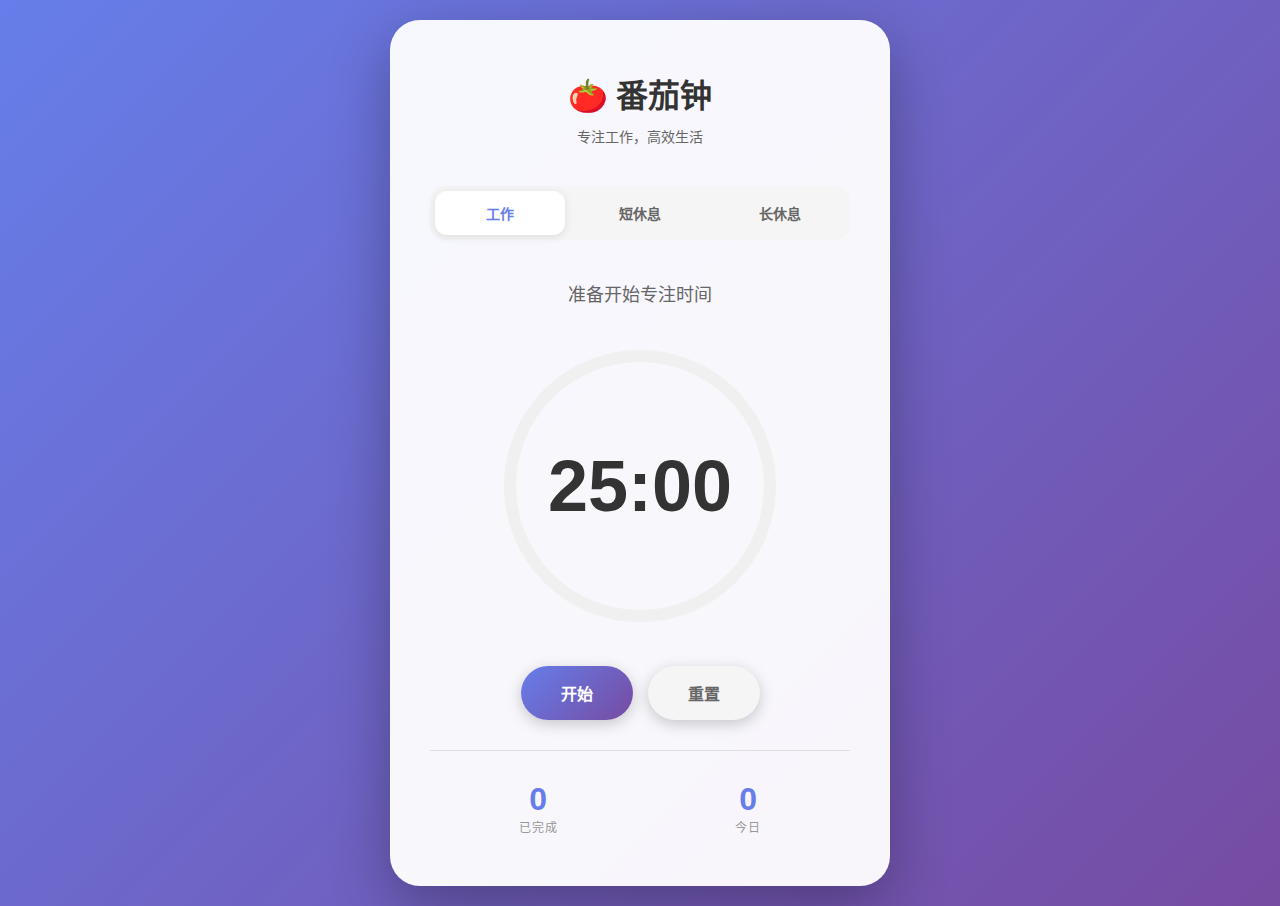
<file: time/pomodoro.html>
<!DOCTYPE html>
<html lang="zh-CN">
<head>
    <meta charset="UTF-8">
    <meta name="viewport" content="width=device-width, initial-scale=1.0">
    <link rel="icon" type="image/x-icon" href="/favicon.ico">
    <title>番茄钟 - Pomodoro Timer</title>
    <style>
        * {
            margin: 0;
            padding: 0;
            box-sizing: border-box;
        }

        body {
            font-family: -apple-system, BlinkMacSystemFont, 'Segoe UI', Roboto, 'Helvetica Neue', Arial, sans-serif;
            background: linear-gradient(135deg, #667eea 0%, #764ba2 100%);
            min-height: 100vh;
            display: flex;
            justify-content: center;
            align-items: center;
            padding: 20px;
        }

        .container {
            background: rgba(255, 255, 255, 0.95);
            border-radius: 30px;
            padding: 50px 40px;
            box-shadow: 0 20px 60px rgba(0, 0, 0, 0.3);
            max-width: 500px;
            width: 100%;
            text-align: center;
        }

        h1 {
            color: #333;
            font-size: 32px;
            margin-bottom: 10px;
            font-weight: 700;
        }

        .subtitle {
            color: #666;
            font-size: 14px;
            margin-bottom: 40px;
        }

        .mode-selector {
            display: flex;
            gap: 10px;
            margin-bottom: 40px;
            background: #f5f5f5;
            padding: 5px;
            border-radius: 15px;
        }

        .mode-btn {
            flex: 1;
            padding: 12px 20px;
            border: none;
            background: transparent;
            color: #666;
            font-size: 14px;
            font-weight: 600;
            border-radius: 12px;
            cursor: pointer;
            transition: all 0.3s ease;
        }

        .mode-btn:hover {
            color: #333;
        }

        .mode-btn.active {
            background: white;
            color: #667eea;
            box-shadow: 0 2px 10px rgba(0, 0, 0, 0.1);
        }

        .timer-display {
            position: relative;
            margin: 40px auto;
            width: 280px;
            height: 280px;
        }

        .progress-ring {
            transform: rotate(-90deg);
        }

        .progress-ring-circle {
            transition: stroke-dashoffset 0.3s ease;
            transform-origin: 50% 50%;
        }

        .timer-text {
            position: absolute;
            top: 50%;
            left: 50%;
            transform: translate(-50%, -50%);
            font-size: 72px;
            font-weight: 700;
            color: #333;
            font-variant-numeric: tabular-nums;
        }

        .controls {
            display: flex;
            gap: 15px;
            justify-content: center;
            margin-bottom: 30px;
        }

        .control-btn {
            padding: 15px 40px;
            border: none;
            border-radius: 50px;
            font-size: 16px;
            font-weight: 600;
            cursor: pointer;
            transition: all 0.3s ease;
            box-shadow: 0 4px 15px rgba(0, 0, 0, 0.2);
        }

        .start-btn {
            background: linear-gradient(135deg, #667eea 0%, #764ba2 100%);
            color: white;
        }

        .start-btn:hover {
            transform: translateY(-2px);
            box-shadow: 0 6px 20px rgba(102, 126, 234, 0.4);
        }

        .start-btn:active {
            transform: translateY(0);
        }

        .reset-btn {
            background: #f5f5f5;
            color: #666;
        }

        .reset-btn:hover {
            background: #e0e0e0;
            color: #333;
        }

        .stats {
            display: flex;
            justify-content: space-around;
            margin-top: 30px;
            padding-top: 30px;
            border-top: 1px solid #e0e0e0;
        }

        .stat-item {
            text-align: center;
        }

        .stat-number {
            font-size: 32px;
            font-weight: 700;
            color: #667eea;
            display: block;
        }

        .stat-label {
            font-size: 12px;
            color: #999;
            text-transform: uppercase;
            letter-spacing: 1px;
            margin-top: 5px;
        }

        .status-text {
            font-size: 18px;
            color: #666;
            margin-bottom: 20px;
            font-weight: 500;
        }

        @keyframes pulse {
            0%, 100% { transform: scale(1); }
            50% { transform: scale(1.05); }
        }

        .timer-display.pulsing {
            animation: pulse 2s infinite;
        }

        @media (max-width: 600px) {
            .container {
                padding: 40px 30px;
            }

            h1 {
                font-size: 28px;
            }

            .timer-display {
                width: 240px;
                height: 240px;
            }

            .timer-text {
                font-size: 60px;
            }

            .control-btn {
                padding: 12px 30px;
                font-size: 14px;
            }
        }
    </style>
</head>
<body>
    <div class="container">
        <h1>🍅 番茄钟</h1>
        <p class="subtitle">专注工作，高效生活</p>

        <div class="mode-selector">
            <button class="mode-btn active" data-mode="work">工作</button>
            <button class="mode-btn" data-mode="short">短休息</button>
            <button class="mode-btn" data-mode="long">长休息</button>
        </div>

        <div class="status-text" id="statusText">准备开始专注时间</div>

        <div class="timer-display" id="timerDisplay">
            <svg width="280" height="280" class="progress-ring">
                <circle
                    cx="140"
                    cy="140"
                    r="130"
                    stroke="#f0f0f0"
                    stroke-width="12"
                    fill="none"
                />
                <circle
                    id="progressCircle"
                    class="progress-ring-circle"
                    cx="140"
                    cy="140"
                    r="130"
                    stroke="url(#gradient)"
                    stroke-width="12"
                    fill="none"
                    stroke-dasharray="816.814"
                    stroke-dashoffset="0"
                    stroke-linecap="round"
                />
                <defs>
                    <linearGradient id="gradient" x1="0%" y1="0%" x2="100%" y2="100%">
                        <stop offset="0%" style="stop-color:#667eea;stop-opacity:1" />
                        <stop offset="100%" style="stop-color:#764ba2;stop-opacity:1" />
                    </linearGradient>
                </defs>
            </svg>
            <div class="timer-text" id="timerText">25:00</div>
        </div>

        <div class="controls">
            <button class="control-btn start-btn" id="startBtn">开始</button>
            <button class="control-btn reset-btn" id="resetBtn">重置</button>
        </div>

        <div class="stats">
            <div class="stat-item">
                <span class="stat-number" id="completedCount">0</span>
                <span class="stat-label">已完成</span>
            </div>
            <div class="stat-item">
                <span class="stat-number" id="todayCount">0</span>
                <span class="stat-label">今日</span>
            </div>
        </div>
    </div>

    <script>
        class PomodoroTimer {
            constructor() {
                // 时间设置（秒）
                this.modes = {
                    work: 25 * 60,
                    short: 5 * 60,
                    long: 15 * 60
                };

                this.currentMode = 'work';
                this.timeLeft = this.modes[this.currentMode];
                this.isRunning = false;
                this.interval = null;
                this.startTime = null;
                this.pausedTime = null;
                
                // 统计
                this.completedCount = this.loadStat('completedCount') || 0;
                this.todayCount = this.loadTodayCount();
                
                // 进度条
                this.progressCircle = document.getElementById('progressCircle');
                this.circumference = 2 * Math.PI * 130;
                
                this.initElements();
                this.initEventListeners();
                this.updateDisplay();
                this.updateStats();
            }

            initElements() {
                this.timerText = document.getElementById('timerText');
                this.startBtn = document.getElementById('startBtn');
                this.resetBtn = document.getElementById('resetBtn');
                this.statusText = document.getElementById('statusText');
                this.completedCountEl = document.getElementById('completedCount');
                this.todayCountEl = document.getElementById('todayCount');
                this.timerDisplay = document.getElementById('timerDisplay');
                this.modeButtons = document.querySelectorAll('.mode-btn');
            }

            initEventListeners() {
                this.startBtn.addEventListener('click', () => this.toggleTimer());
                this.resetBtn.addEventListener('click', () => this.resetTimer());
                
                this.modeButtons.forEach(btn => {
                    btn.addEventListener('click', (e) => {
                        if (!this.isRunning) {
                            this.switchMode(e.target.dataset.mode);
                        }
                    });
                });
            }

            switchMode(mode) {
                this.modeButtons.forEach(btn => btn.classList.remove('active'));
                event.target.classList.add('active');
                
                this.currentMode = mode;
                this.timeLeft = this.modes[mode];
                this.startTime = null;
                this.pausedTime = null;
                this.updateDisplay();
                this.updateStatusText();
            }

            toggleTimer() {
                if (this.isRunning) {
                    this.pauseTimer();
                } else {
                    this.startTimer();
                }
            }

            startTimer() {
                this.isRunning = true;
                this.startBtn.textContent = '暂停';
                this.timerDisplay.classList.add('pulsing');
                this.updateStatusText();
                
                // 记录开始时间，考虑暂停的情况
                this.startTime = Date.now() - (this.pausedTime || 0);
                
                this.interval = setInterval(() => {
                    // 根据实际经过的时间计算剩余时间
                    const elapsed = Math.floor((Date.now() - this.startTime) / 1000);
                    this.timeLeft = this.modes[this.currentMode] - elapsed;
                    
                    if (this.timeLeft <= 0) {
                        this.timeLeft = 0;
                        this.updateDisplay();
                        this.completeTimer();
                    } else {
                        this.updateDisplay();
                    }
                }, 100); // 使用更小的间隔以提高精度
            }

            pauseTimer() {
                this.isRunning = false;
                this.startBtn.textContent = '继续';
                this.timerDisplay.classList.remove('pulsing');
                clearInterval(this.interval);
                
                // 保存已经过的时间（毫秒）
                this.pausedTime = Date.now() - this.startTime;
                
                this.updateStatusText();
            }

            resetTimer() {
                this.isRunning = false;
                this.startBtn.textContent = '开始';
                this.timerDisplay.classList.remove('pulsing');
                clearInterval(this.interval);
                this.timeLeft = this.modes[this.currentMode];
                this.startTime = null;
                this.pausedTime = null;
                this.updateDisplay();
                this.updateStatusText();
            }

            completeTimer() {
                clearInterval(this.interval);
                this.isRunning = false;
                this.playSound();
                
                if (this.currentMode === 'work') {
                    this.completedCount++;
                    this.todayCount++;
                    this.saveStat('completedCount', this.completedCount);
                    this.saveTodayCount(this.todayCount);
                    this.updateStats();
                }
                
                this.showNotification();
                this.resetTimer();
            }

            updateDisplay() {
                const minutes = Math.floor(this.timeLeft / 60);
                const seconds = this.timeLeft % 60;
                this.timerText.textContent = `${minutes.toString().padStart(2, '0')}:${seconds.toString().padStart(2, '0')}`;
                
                // 更新进度条
                const totalTime = this.modes[this.currentMode];
                const progress = (totalTime - this.timeLeft) / totalTime;
                const offset = this.circumference * (1 - progress);
                this.progressCircle.style.strokeDashoffset = offset;
            }

            updateStatusText() {
                const statusMessages = {
                    work: {
                        idle: '准备开始专注时间',
                        running: '保持专注，你可以的！',
                        paused: '暂停中，准备继续'
                    },
                    short: {
                        idle: '准备短暂休息',
                        running: '休息一下，放松身心',
                        paused: '休息暂停中'
                    },
                    long: {
                        idle: '准备长时间休息',
                        running: '好好休息，恢复精力',
                        paused: '休息暂停中'
                    }
                };

                const state = this.isRunning ? 'running' : (this.timeLeft === this.modes[this.currentMode] ? 'idle' : 'paused');
                this.statusText.textContent = statusMessages[this.currentMode][state];
            }

            updateStats() {
                this.completedCountEl.textContent = this.completedCount;
                this.todayCountEl.textContent = this.todayCount;
            }

            playSound() {
                // 使用 Web Audio API 创建提示音
                const audioContext = new (window.AudioContext || window.webkitAudioContext)();
                const oscillator = audioContext.createOscillator();
                const gainNode = audioContext.createGain();
                
                oscillator.connect(gainNode);
                gainNode.connect(audioContext.destination);
                
                oscillator.frequency.value = 800;
                oscillator.type = 'sine';
                
                gainNode.gain.setValueAtTime(0.3, audioContext.currentTime);
                gainNode.gain.exponentialRampToValueAtTime(0.01, audioContext.currentTime + 0.5);
                
                oscillator.start(audioContext.currentTime);
                oscillator.stop(audioContext.currentTime + 0.5);
            }

            showNotification() {
                const messages = {
                    work: '工作时间结束！休息一下吧 🎉',
                    short: '短休息结束！继续加油 💪',
                    long: '长休息结束！准备开始新的专注 🚀'
                };

                if ('Notification' in window && Notification.permission === 'granted') {
                    new Notification('🍅 番茄钟提醒', {
                        body: messages[this.currentMode],
                        // 移除icon属性，避免404错误
                        requireInteraction: true
                    });
                } else {
                    alert(messages[this.currentMode]);
                }
            }

            saveStat(key, value) {
                localStorage.setItem(`pomodoro_${key}`, value);
            }

            loadStat(key) {
                return parseInt(localStorage.getItem(`pomodoro_${key}`)) || 0;
            }

            saveTodayCount(count) {
                const today = new Date().toDateString();
                localStorage.setItem('pomodoro_today', today);
                localStorage.setItem('pomodoro_todayCount', count);
            }

            loadTodayCount() {
                const today = new Date().toDateString();
                const savedDate = localStorage.getItem('pomodoro_today');
                
                if (savedDate === today) {
                    return parseInt(localStorage.getItem('pomodoro_todayCount')) || 0;
                } else {
                    return 0;
                }
            }
        }

        // 初始化应用
        const pomodoroTimer = new PomodoroTimer();

        // 请求通知权限
        if ('Notification' in window && Notification.permission === 'default') {
            Notification.requestPermission();
        }
    </script>
</body>
</html>
</file>
<file: time/css/style.css>
@font-face {
    font-family: 'digital-7-mono';
    src: url('digital-7-mono.ttf') format('truetype');
    /* 更换为你实际的字体文件路径和格式 */
}

body,
html {
    margin: 0;
    padding: 0;
    height: 100%;
    width: 100%;
    overflow: hidden;
    background-color: #000;
    color: #00ff00;
    font-size: 4em;
    font-family: 'digital-7-mono', monospace;
    display: flex;
    justify-content: center;
    align-items: center;
}

@media screen and (max-width: 768px) {
    /* 在小屏幕上缩小字体大小 */
    body, html {
        font-size: 3em;
    }
}
</file>
